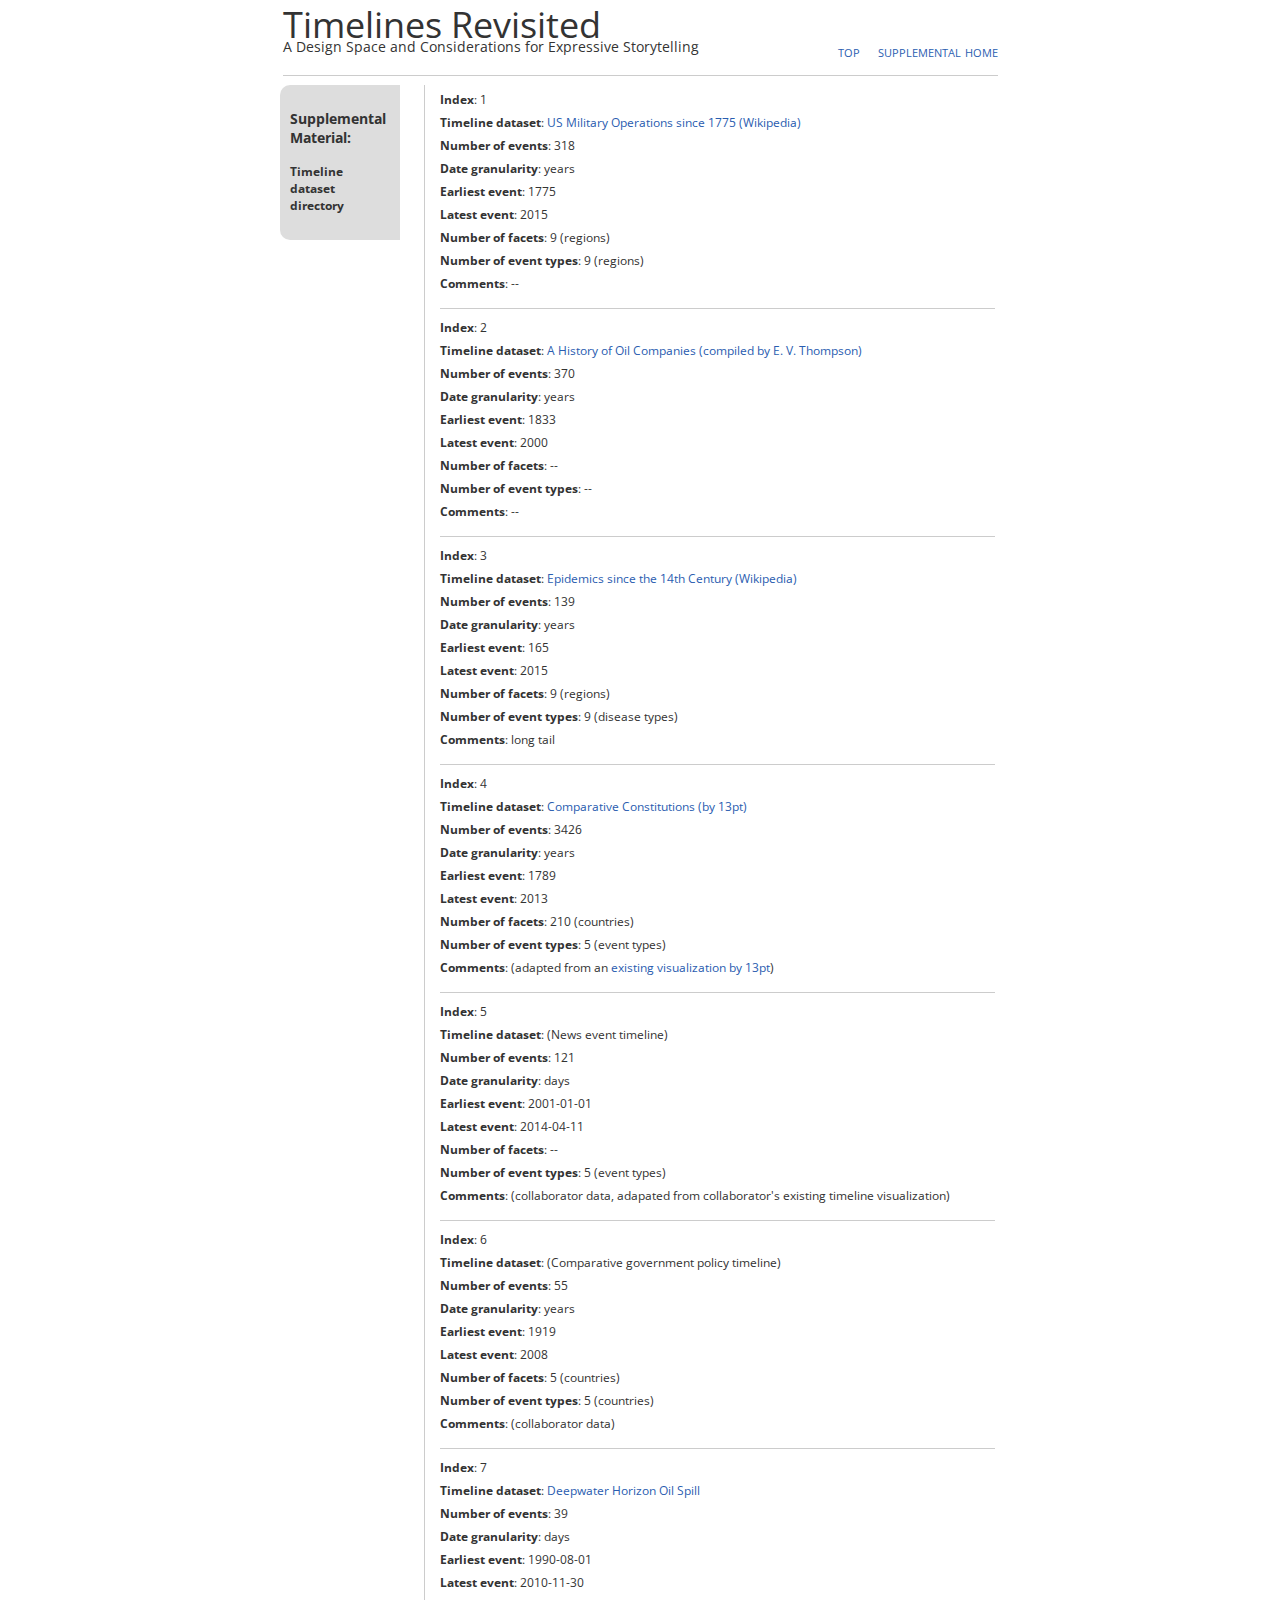
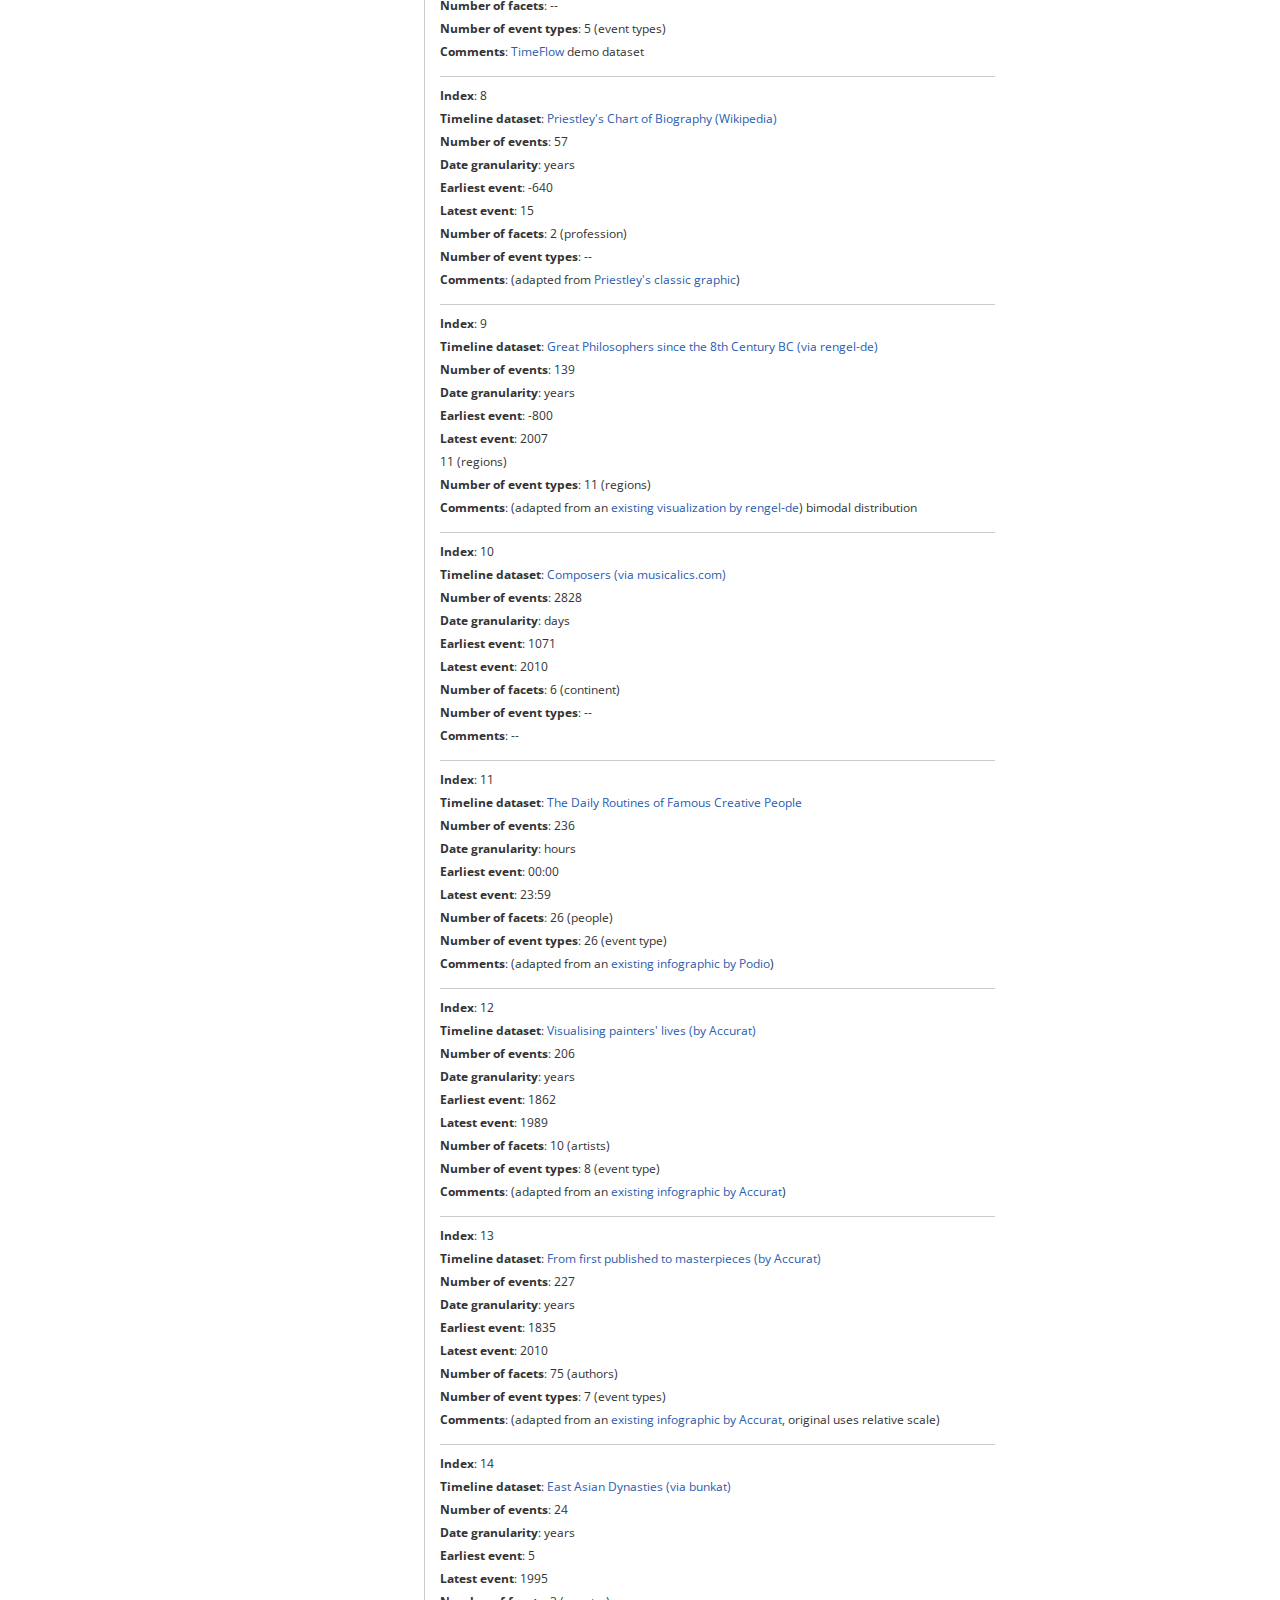
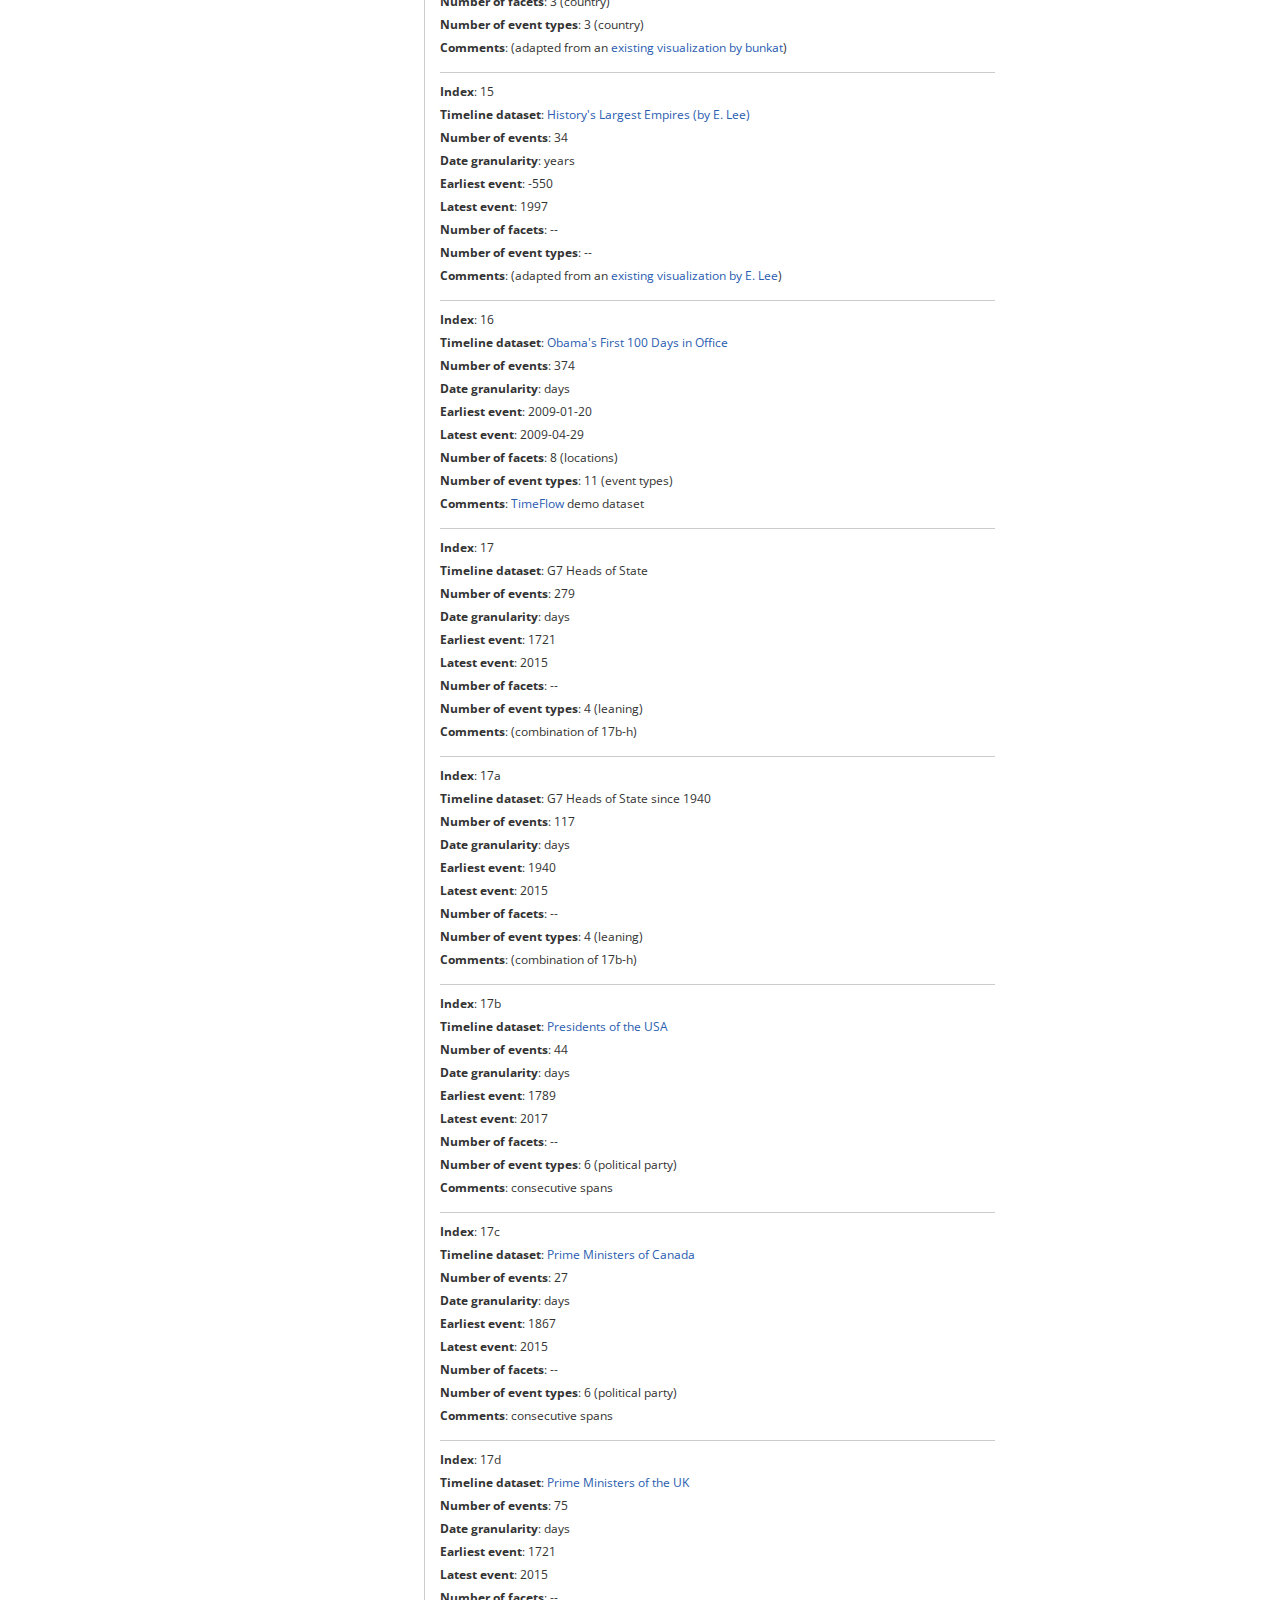
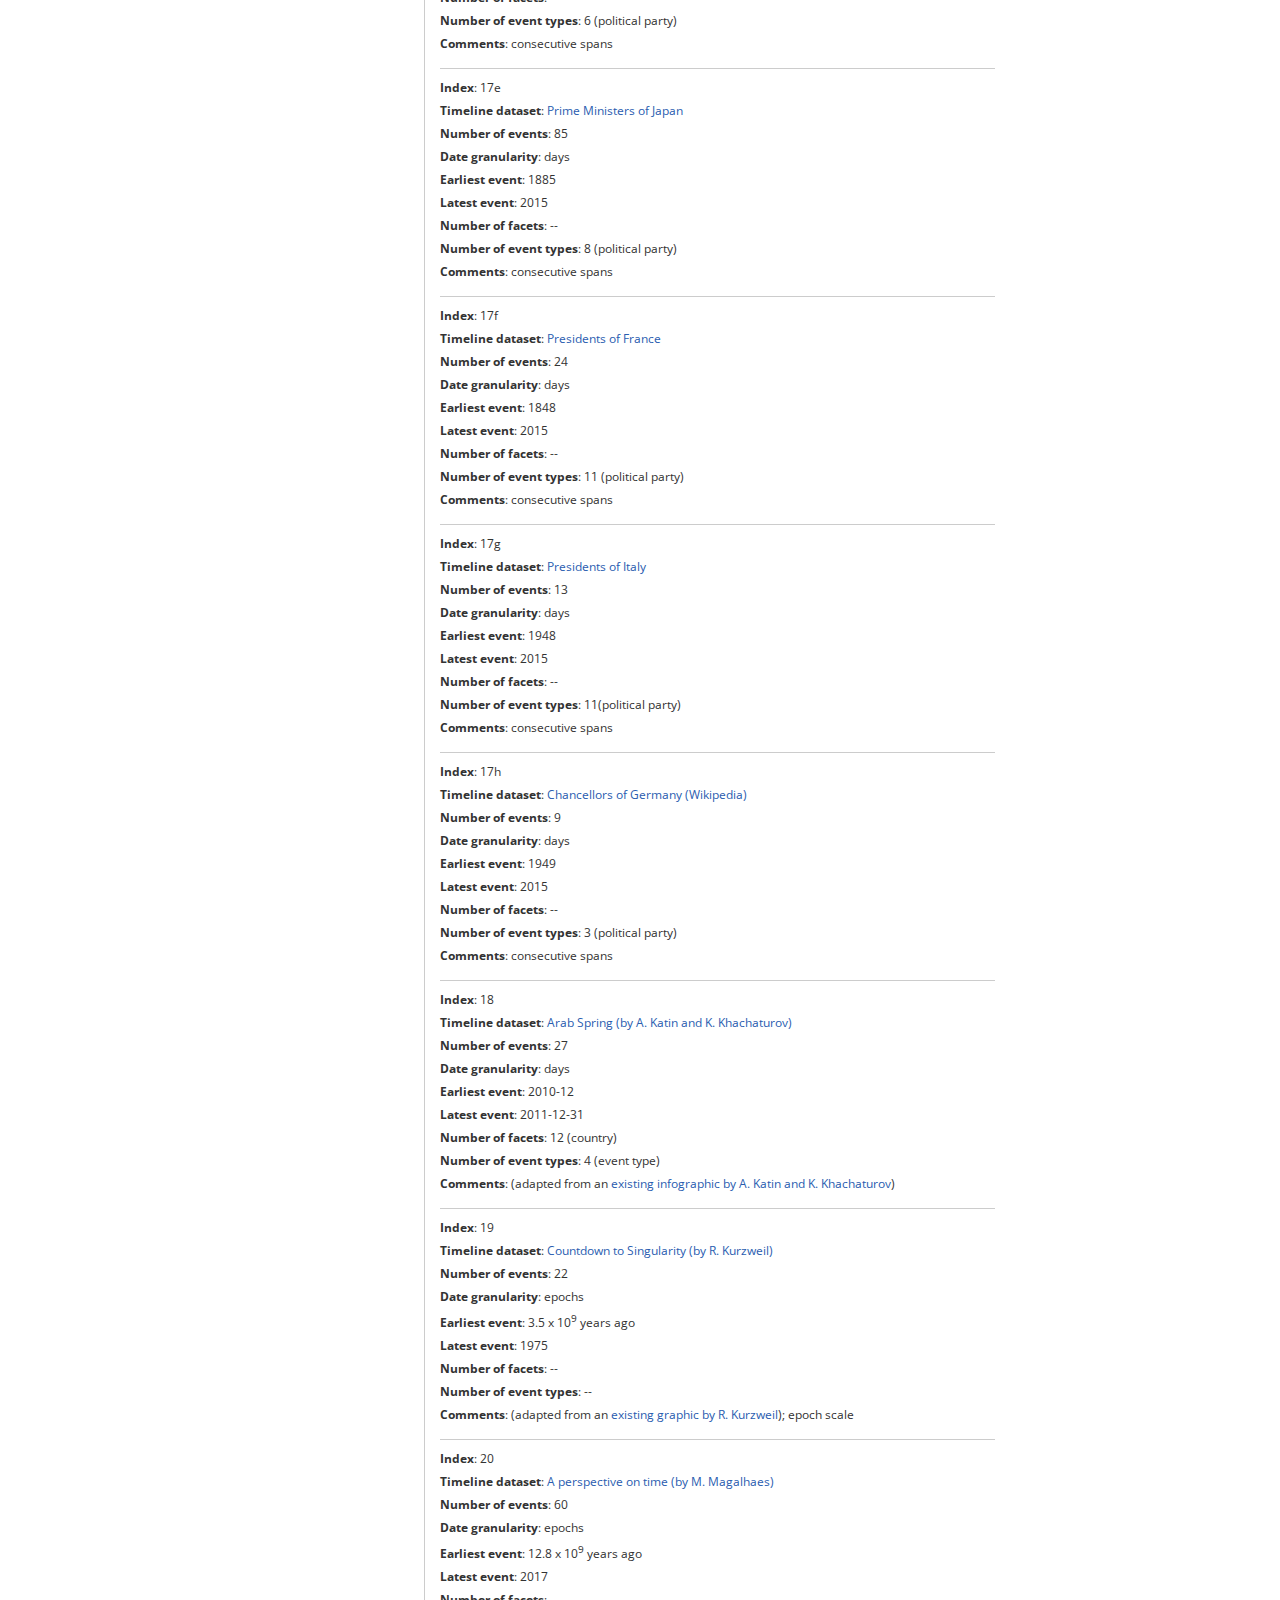
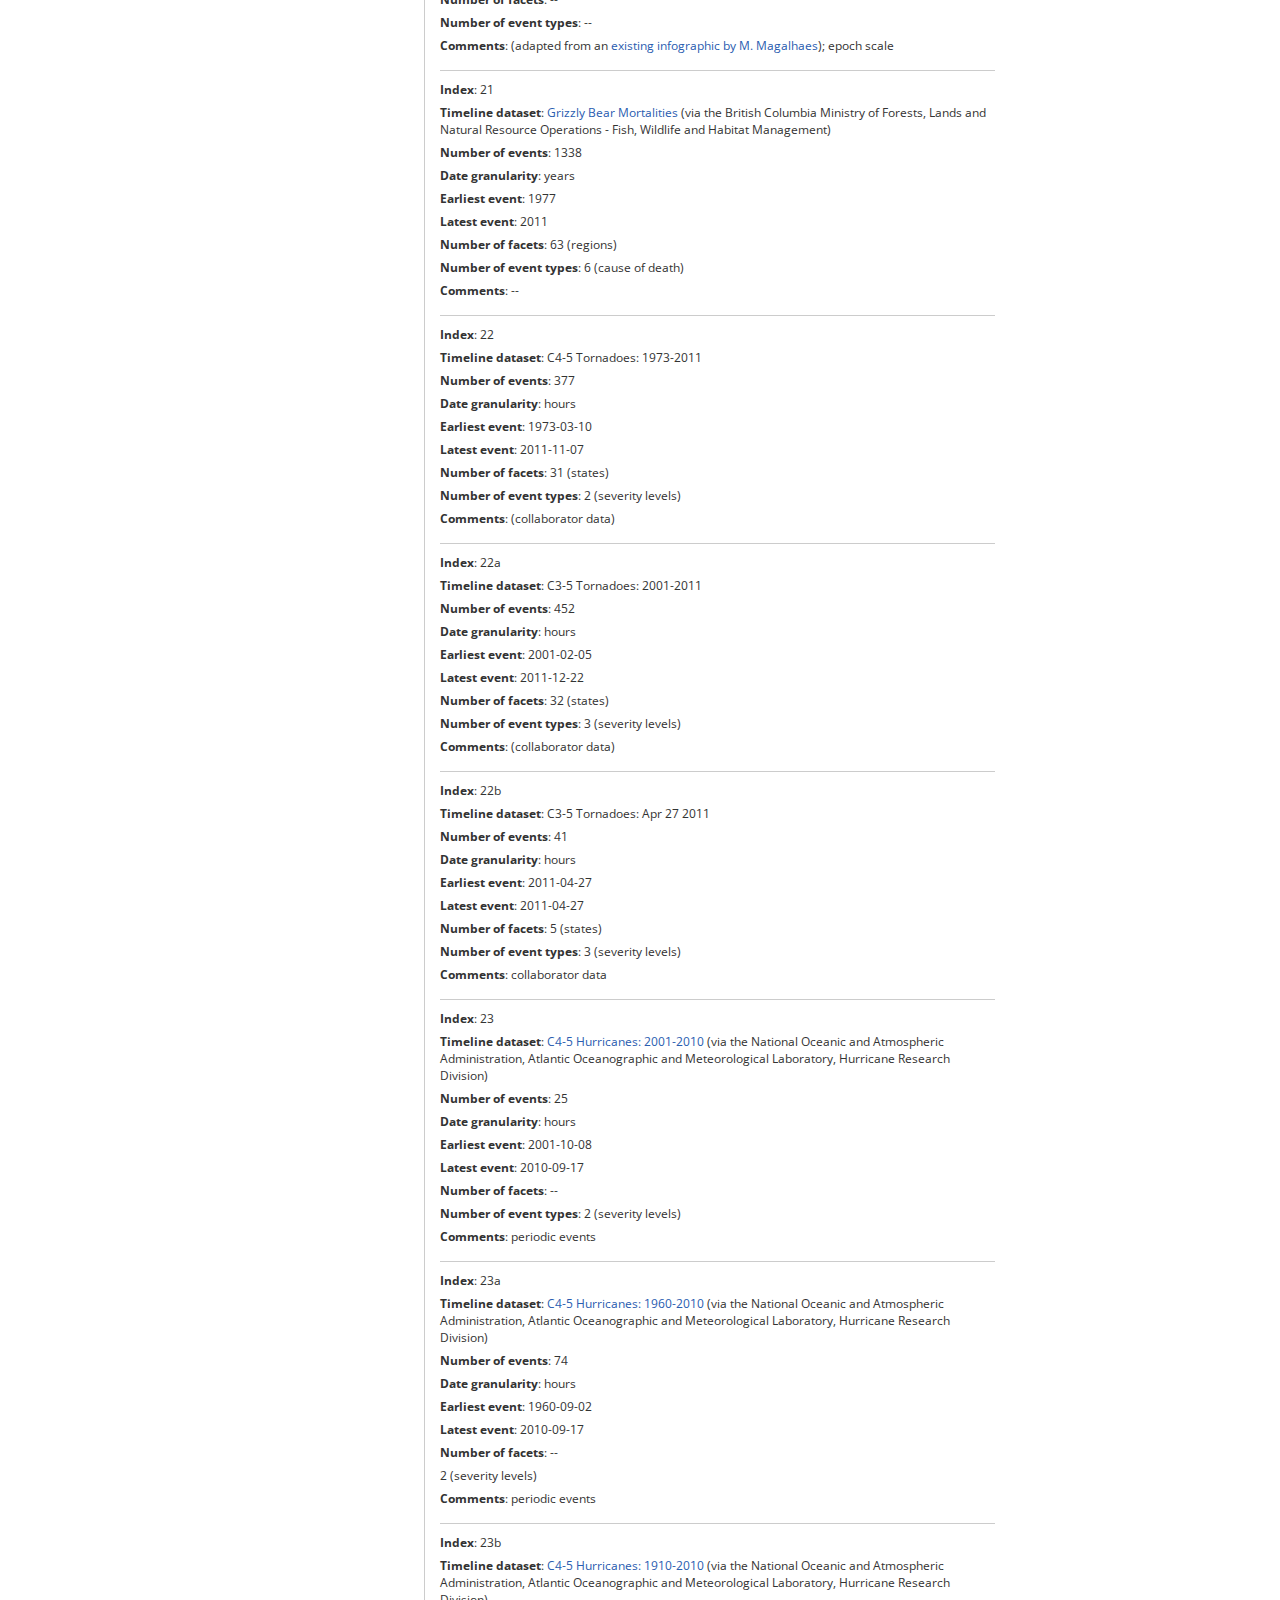
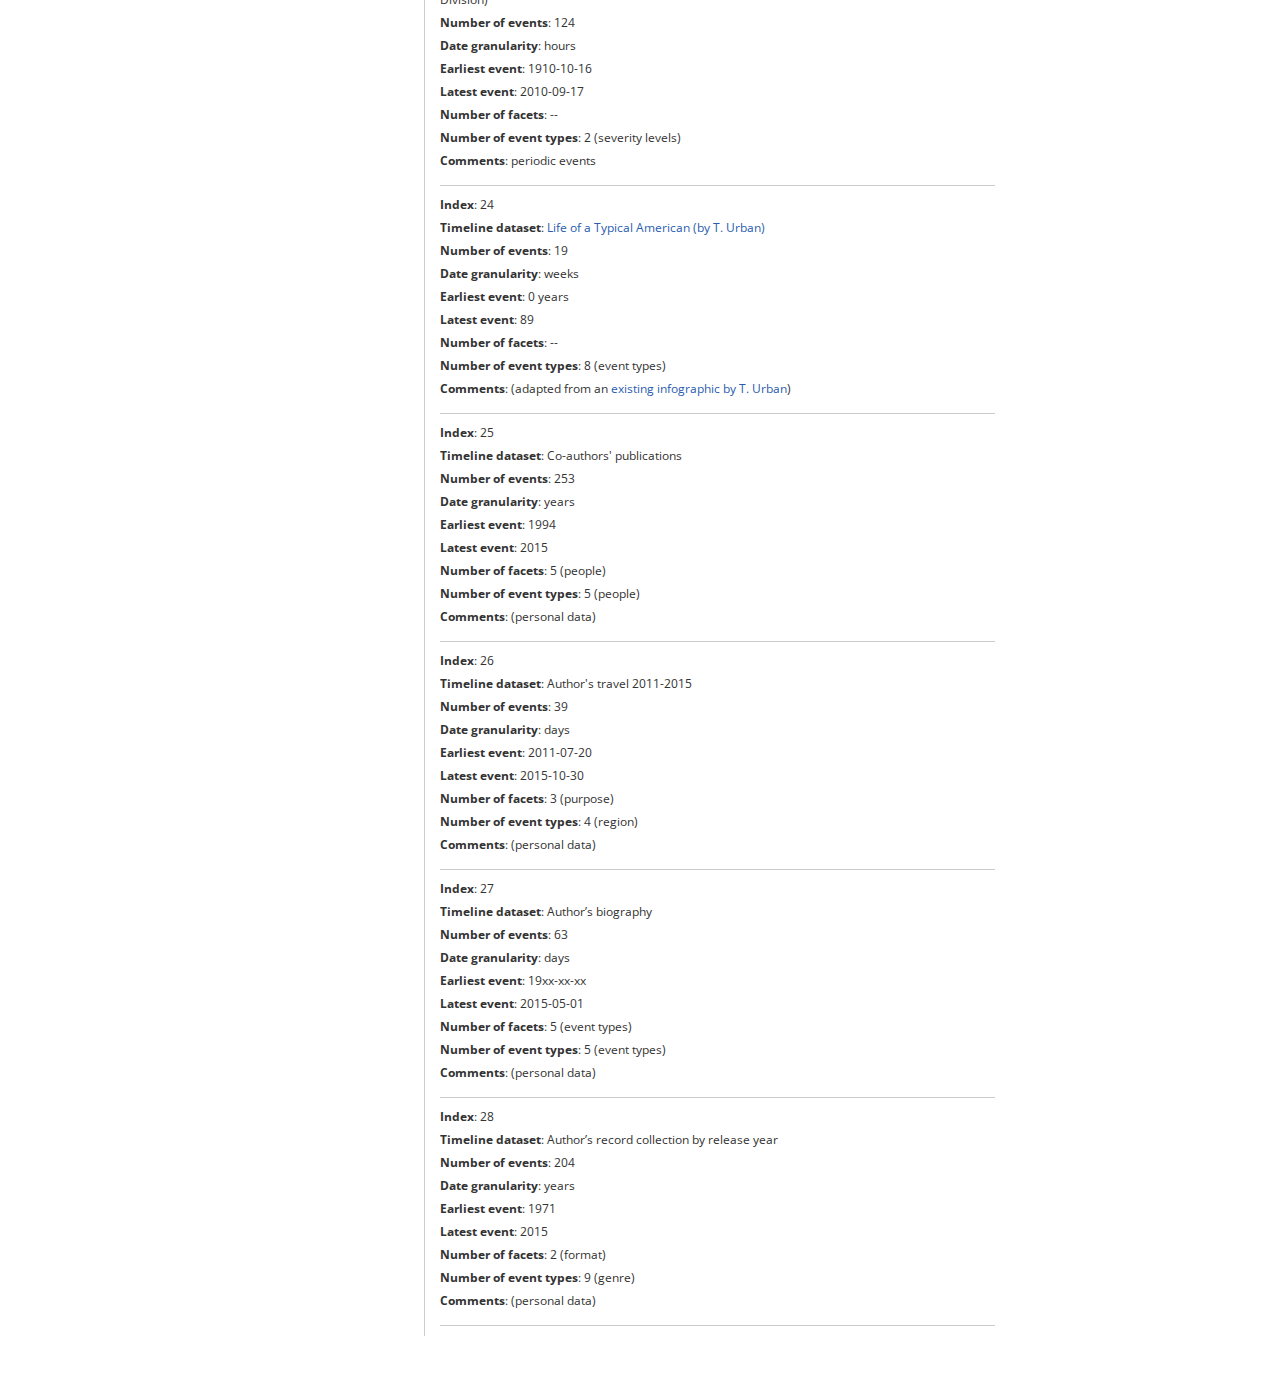
<file: datasets/index.html>
<html xmnls="http://www.w3.org/1999/xhtml">
<head>
	<meta http-equiv="Content-Type" content="text/html; charset=UTF-8">
	<title>Timelines Revisited: Datasets</title>
	<link rel = "stylesheet" type="text/css" href="style.css" />
	<link href="http://fonts.googleapis.com/css?family=Open+Sans:300,400" rel="stylesheet" type="text/css">
	<link rel="shortcut icon" href="../favicon.ico" />
	<style type="text/css"></style>
	<script>window["_GOOG_TRANS_EXT_VER"] = "1";</script>
</head>

<body>

	<div id="content-wrapper">

		<div id="header-wrapper">
			 <div id = "header">
				<div id="logo">
					<div id="page-title">
						Timelines Revisited
					</div>
					<div id="tagline">
						A Design Space and Considerations for Expressive Storytelling
					</div>
				</div>
				<!--/logo-->
				<div id="nav" class="right">
					<a href="#datasets_top">top</a>
					<a href="../index.html">supplemental home</a>
				</div>
				<!--/nav-->
			</div>
			<!--/header-->
		</div>

		<div id="content">

			<div id="left-column">

				<h3>Supplemental Material:</h3>
				<h4>Timeline dataset directory</h4>

			</div>
			<!--/left-column-->

			<div id="right-column">

				<div class="pub">
					<div class="text">
						<span id="datasets_top" class="anchor"></span></p>

						<p><span class="dataset_index"><strong>Index</strong>: 1</span></p>
						<p><span class="dataset_name"><strong>Timeline dataset</strong>: <a href="http://wikipedia.org/wiki/Timeline_of_United_States_military_operations" target="_blank">US Military Operations since 1775 (Wikipedia)</a></span></p>
						<p><span class="dataset_size"><strong>Number of events</strong>: 318</span></p>
						<p><span class="dataset_granularity"><strong>Date granularity</strong>: years</span></p>
						<p><span class="dataset_start"><strong>Earliest event</strong>: 1775</span></p>
						<p><span class="dataset_end"><strong>Latest event</strong>: 2015</span></p>
						<p><span class="dataset_facets"><strong>Number of facets</strong>: 9 (regions)</span></p>
						<p><span class="dataset_categories"><strong>Number of event types</strong>: 9 (regions)</span></p>
						<p><span class="dataset_comments"><strong>Comments</strong>: --</span></p>
					</div>
				</div>

				<div class="pub">
					<div class="text">

						<p><span class="dataset_index"><strong>Index</strong>: 2</span></p>
						<p><span class="dataset_name"><strong>Timeline dataset</strong>: <a href="http://virginia.edu/igpr/APAG/apagoilhistory.html" target="_blank">A History of Oil Companies (compiled by E. V. Thompson)</a></span></p>
						<p><span class="dataset_size"><strong>Number of events</strong>: 370</span></p>
						<p><span class="dataset_granularity"><strong>Date granularity</strong>: years</span></p>
						<p><span class="dataset_start"><strong>Earliest event</strong>: 1833</span></p>
						<p><span class="dataset_end"><strong>Latest event</strong>: 2000</span></p>
						<p><span class="dataset_facets"><strong>Number of facets</strong>: --</span></p>
						<p><span class="dataset_categories"><strong>Number of event types</strong>: --</span></p>
						<p><span class="dataset_comments"><strong>Comments</strong>: --</span></p>
					</div>
				</div>

				<div class="pub">
					<div class="text">

						<p><span class="dataset_index"><strong>Index</strong>: 3</span></p>
						<p><span class="dataset_name"><strong>Timeline dataset</strong>: <a href="http://wikipedia.org/wiki/List_of_epidemics" target="_blank">Epidemics since the 14th Century (Wikipedia)</a></span></p>
						<p><span class="dataset_size"><strong>Number of events</strong>: 139</span></p>
						<p><span class="dataset_granularity"><strong>Date granularity</strong>: years</span></p>
						<p><span class="dataset_start"><strong>Earliest event</strong>: 165</span></p>
						<p><span class="dataset_end"><strong>Latest event</strong>: 2015</span></p>
						<p><span class="dataset_facets"><strong>Number of facets</strong>: 9 (regions)</span></p>
						<p><span class="dataset_categories"><strong>Number of event types</strong>: 9 (disease types)</span></p>
						<p><span class="dataset_comments"><strong>Comments</strong>: long tail</span></p>
					</div>
				</div>

				<div class="pub">
					<div class="text">

						<p><span class="dataset_index"><strong>Index</strong>: 4</span></p>
						<p><span class="dataset_name"><strong>Timeline dataset</strong>: <a href="http://comparativeconstitutionsproject.org/download-data/" target="_blank">Comparative Constitutions (by 13pt)</a></span></p>
						<p><span class="dataset_size"><strong>Number of events</strong>: 3426</span></p>
						<p><span class="dataset_granularity"><strong>Date granularity</strong>: years</span></p>
						<p><span class="dataset_start"><strong>Earliest event</strong>: 1789</span></p>
						<p><span class="dataset_end"><strong>Latest event</strong>: 2013</span></p>
						<p><span class="dataset_facets"><strong>Number of facets</strong>: 210 (countries)</span></p>
						<p><span class="dataset_categories"><strong>Number of event types</strong>: 5 (event types)</span></p>
						<p><span class="dataset_comments"><strong>Comments</strong>: (adapted from an <a href="http://comparativeconstitutionsproject.org/chronology/" target="_blank">existing visualization by 13pt</a>)</span></p>
					</div>
				</div>

				<div class="pub">
					<div class="text">

						<p><span class="dataset_index"><strong>Index</strong>: 5</span></p>
						<p><span class="dataset_name"><strong>Timeline dataset</strong>: (News event timeline)</span></p>
						<p><span class="dataset_size"><strong>Number of events</strong>: 121</span></p>
						<p><span class="dataset_granularity"><strong>Date granularity</strong>: days</span></p>
						<p><span class="dataset_start"><strong>Earliest event</strong>: 2001-01-01</span></p>
						<p><span class="dataset_end"><strong>Latest event</strong>: 2014-04-11</span></p>
						<p><span class="dataset_facets"><strong>Number of facets</strong>: --</span></p>
						<p><span class="dataset_categories"><strong>Number of event types</strong>: 5 (event types)</span></p>
						<p><span class="dataset_comments"><strong>Comments</strong>: (collaborator data, adapated from collaborator's existing timeline visualization)</span></p>
					</div>
				</div>

				<div class="pub">
					<div class="text">

						<p><span class="dataset_index"><strong>Index</strong>: 6</span></p>
						<p><span class="dataset_name"><strong>Timeline dataset</strong>: (Comparative government policy timeline)</span></p>
						<p><span class="dataset_size"><strong>Number of events</strong>: 55</span></p>
						<p><span class="dataset_granularity"><strong>Date granularity</strong>: years</span></p>
						<p><span class="dataset_start"><strong>Earliest event</strong>: 1919</span></p>
						<p><span class="dataset_end"><strong>Latest event</strong>: 2008</span></p>
						<p><span class="dataset_facets"><strong>Number of facets</strong>: 5 (countries)</span></p>
						<p><span class="dataset_categories"><strong>Number of event types</strong>: 5 (countries)</span></p>
						<p><span class="dataset_comments"><strong>Comments</strong>: (collaborator data)</span></p>
					</div>
				</div>

				<div class="pub">
					<div class="text">

						<p><span class="dataset_index"><strong>Index</strong>: 7</span></p>
						<p><span class="dataset_name"><strong>Timeline dataset</strong>: <a href="http://github.com/FlowingMedia/TimeFlow" target="_blank">Deepwater Horizon Oil Spill</a></span></p>
						<p><span class="dataset_size"><strong>Number of events</strong>: 39</span></p>
						<p><span class="dataset_granularity"><strong>Date granularity</strong>: days</span></p>
						<p><span class="dataset_start"><strong>Earliest event</strong>: 1990-08-01</span></p>
						<p><span class="dataset_end"><strong>Latest event</strong>: 2010-11-30</span></p>
						<p><span class="dataset_facets"><strong>Number of facets</strong>: --</span></p>
						<p><span class="dataset_categories"><strong>Number of event types</strong>: 5 (event types)</span></p>
						<p><span class="dataset_comments"><strong>Comments</strong>: <a href="http://github.com/FlowingMedia/TimeFlow" target="_blank">TimeFlow</a> demo dataset</span></p>
					</div>
				</div>

				<div class="pub">
					<div class="text">

						<p><span class="dataset_index"><strong>Index</strong>: 8</span></p>
						<p><span class="dataset_name"><strong>Timeline dataset</strong>: <a href="http://wikimedia.org/wikipedia/commons/9/98/PriestleyChart.gif" target="_blank">Priestley's Chart of Biography (Wikipedia)</a></span></p>
						<p><span class="dataset_size"><strong>Number of events</strong>: 57</span></p>
						<p><span class="dataset_granularity"><strong>Date granularity</strong>: years</span></p>
						<p><span class="dataset_start"><strong>Earliest event</strong>: -640</span></p>
						<p><span class="dataset_end"><strong>Latest event</strong>: 15</span></p>
						<p><span class="dataset_facets"><strong>Number of facets</strong>: 2 (profession)</span></p>
						<p><span class="dataset_categories"><strong>Number of event types</strong>: --</span></p>
						<p><span class="dataset_comments"><strong>Comments</strong>: (adapted from <a href="http://wikimedia.org/wikipedia/commons/9/98/PriestleyChart.gif" target="_blank">Priestley's classic graphic</a>)</span></p>
					</div>
				</div>

				<div class="pub">
					<div class="text">

						<p><span class="dataset_index"><strong>Index</strong>: 9</span></p>
						<p><span class="dataset_name"><strong>Timeline dataset</strong>: <a href="http://bl.ocks.org/rengel-de/5603464" target="_blank">Great Philosophers since the 8th Century BC (via rengel-de)</a></span></p>
						<p><span class="dataset_size"><strong>Number of events</strong>: 139</span></p>
						<p><span class="dataset_granularity"><strong>Date granularity</strong>: years</span></p>
						<p><span class="dataset_start"><strong>Earliest event</strong>: -800</span></p>
						<p><span class="dataset_end"><strong>Latest event</strong>: 2007</span></p>
						<p><span class="dataset_facets">11 (regions)</span></p>
						<p><span class="dataset_categories"><strong>Number of event types</strong>: 11 (regions)</span></p>
						<p><span class="dataset_comments"><strong>Comments</strong>: (adapted from an <a href="http://bl.ocks.org/rengel-de/5603464" target="_blank">existing visualization by rengel-de</a>) bimodal distribution</span></p>
					</div>
				</div>

				<div class="pub">
					<div class="text">

						<p><span class="dataset_index"><strong>Index</strong>: 10</span></p>
						<p><span class="dataset_name"><strong>Timeline dataset</strong>: <a href="http://musicalics.com/" target="_blank">Composers (via musicalics.com)</a></span></p>
						<p><span class="dataset_size"><strong>Number of events</strong>: 2828</span></p>
						<p><span class="dataset_granularity"><strong>Date granularity</strong>: days</span></p>
						<p><span class="dataset_start"><strong>Earliest event</strong>: 1071</span></p>
						<p><span class="dataset_end"><strong>Latest event</strong>: 2010</span></p>
						<p><span class="dataset_facets"><strong>Number of facets</strong>: 6 (continent)</span></p>
						<p><span class="dataset_categories"><strong>Number of event types</strong>: --</span></p>
						<p><span class="dataset_comments"><strong>Comments</strong>: --</span></p>
					</div>
				</div>

				<div class="pub">
					<div class="text">

						<p><span class="dataset_index"><strong>Index</strong>: 11</span></p>
						<p><span class="dataset_name"><strong>Timeline dataset</strong>: <a href="http://podio.com/site/creative-routines" target="_blank">The Daily Routines of Famous Creative People</a></span></p>
						<p><span class="dataset_size"><strong>Number of events</strong>: 236</span></p>
						<p><span class="dataset_granularity"><strong>Date granularity</strong>: hours</span></p>
						<p><span class="dataset_start"><strong>Earliest event</strong>: 00:00</span></p>
						<p><span class="dataset_end"><strong>Latest event</strong>: 23:59</span></p>
						<p><span class="dataset_facets"><strong>Number of facets</strong>: 26 (people)</span></p>
						<p><span class="dataset_categories"><strong>Number of event types</strong>: 26 (event type)</span></p>
						<p><span class="dataset_comments"><strong>Comments</strong>: (adapted from an <a href="http://podio.com/site/creative-routines" target="_blank">existing infographic by Podio</a>)</span></p>
					</div>
				</div>

				<div class="pub">
					<div class="text">

						<p><span class="dataset_index"><strong>Index</strong>: 12</span></p>
						<p><span class="dataset_name"><strong>Timeline dataset</strong>: <a href="https://www.flickr.com/photos/accurat/8961090259/" target="_blank">Visualising painters' lives (by Accurat)</a></span></p>
						<p><span class="dataset_size"><strong>Number of events</strong>: 206</span></p>
						<p><span class="dataset_granularity"><strong>Date granularity</strong>: years</span></p>
						<p><span class="dataset_start"><strong>Earliest event</strong>: 1862</span></p>
						<p><span class="dataset_end"><strong>Latest event</strong>: 1989</span></p>
						<p><span class="dataset_facets"><strong>Number of facets</strong>: 10 (artists)</span></p>
						<p><span class="dataset_categories"><strong>Number of event types</strong>: 8 (event type)</span></p>
						<p><span class="dataset_comments"><strong>Comments</strong>: (adapted from an <a href="https://www.flickr.com/photos/accurat/8961090259/" target="_blank">existing infographic by Accurat</a>)</span></p>
					</div>
				</div>

				<div class="pub">
					<div class="text">

						<p><span class="dataset_index"><strong>Index</strong>: 13</span></p>
						<p><span class="dataset_name"><strong>Timeline dataset</strong>: <a href="http://flickr.com/photos/accurat/11052331736" target="_blank">From first published to masterpieces (by Accurat)</a></span></p>
						<p><span class="dataset_size"><strong>Number of events</strong>: 227</span></p>
						<p><span class="dataset_granularity"><strong>Date granularity</strong>: years</span></p>
						<p><span class="dataset_start"><strong>Earliest event</strong>: 1835</span></p>
						<p><span class="dataset_end"><strong>Latest event</strong>: 2010</span></p>
						<p><span class="dataset_facets"><strong>Number of facets</strong>: 75 (authors)</span></p>
						<p><span class="dataset_categories"><strong>Number of event types</strong>: 7 (event types)</span></p>
						<p><span class="dataset_comments"><strong>Comments</strong>: (adapted from an <a href="http://flickr.com/photos/accurat/11052331736" target="_blank">existing infographic by Accurat</a>, original uses relative scale)</span></p>
					</div>
				</div>

				<div class="pub">
					<div class="text">

						<p><span class="dataset_index"><strong>Index</strong>: 14</span></p>
						<p><span class="dataset_name"><strong>Timeline dataset</strong>: <a href="http://bl.ocks.org/bunkat/2338034" target="_blank">East Asian Dynasties (via bunkat)</a></span></p>
						<p><span class="dataset_size"><strong>Number of events</strong>: 24</span></p>
						<p><span class="dataset_granularity"><strong>Date granularity</strong>: years</span></p>
						<p><span class="dataset_start"><strong>Earliest event</strong>: 5</span></p>
						<p><span class="dataset_end"><strong>Latest event</strong>: 1995</span></p>
						<p><span class="dataset_facets"><strong>Number of facets</strong>: 3 (country)</span></p>
						<p><span class="dataset_categories"><strong>Number of event types</strong>: 3 (country)</span></p>
						<p><span class="dataset_comments"><strong>Comments</strong>: (adapted from an <a href="http://bl.ocks.org/bunkat/2338034" target="_blank">existing visualization by bunkat</a>)</span></p>
					</div>
				</div>

				<div class="pub">
					<div class="text">

						<p><span class="dataset_index"><strong>Index</strong>: 15</span></p>
						<p><span class="dataset_name"><strong>Timeline dataset</strong>: <a href="http://nowherenearithaca.github.io/empires/index.html" target="_blank">History's Largest Empires (by E. Lee)</a></span></p>
						<p><span class="dataset_size"><strong>Number of events</strong>: 34</span></p>
						<p><span class="dataset_granularity"><strong>Date granularity</strong>: years</span></p>
						<p><span class="dataset_start"><strong>Earliest event</strong>: -550</span></p>
						<p><span class="dataset_end"><strong>Latest event</strong>: 1997</span></p>
						<p><span class="dataset_facets"><strong>Number of facets</strong>: --</span></p>
						<p><span class="dataset_categories"><strong>Number of event types</strong>: --</span></p>
						<p><span class="dataset_comments"><strong>Comments</strong>: (adapted from an <a href="http://nowherenearithaca.github.io/empires/index.html" target="_blank">existing visualization by E. Lee</a>)</span></p>
					</div>
				</div>

				<div class="pub">
					<div class="text">

						<p><span class="dataset_index"><strong>Index</strong>: 16</span></p>
						<p><span class="dataset_name"><strong>Timeline dataset</strong>: <a href="http://github.com/FlowingMedia/TimeFlow" target="_blank">Obama's First 100 Days in Office</a></span></p>
						<p><span class="dataset_size"><strong>Number of events</strong>: 374</span></p>
						<p><span class="dataset_granularity"><strong>Date granularity</strong>: days</span></p>
						<p><span class="dataset_start"><strong>Earliest event</strong>: 2009-01-20</span></p>
						<p><span class="dataset_end"><strong>Latest event</strong>: 2009-04-29</span></p>
						<p><span class="dataset_facets"><strong>Number of facets</strong>: 8 (locations)</span></p>
						<p><span class="dataset_categories"><strong>Number of event types</strong>: 11 (event types)</span></p>
						<p><span class="dataset_comments"><strong>Comments</strong>: <a href="http://github.com/FlowingMedia/TimeFlow" target="_blank">TimeFlow</a> demo dataset</span></p>
					</div>
				</div>

				<div class="pub">
					<div class="text">

						<p><span class="dataset_index"><strong>Index</strong>: 17</span></p>
						<p><span class="dataset_name"><strong>Timeline dataset</strong>: G7 Heads of State</span></p>
						<p><span class="dataset_size"><strong>Number of events</strong>: 279</span></p>
						<p><span class="dataset_granularity"><strong>Date granularity</strong>: days</span></p>
						<p><span class="dataset_start"><strong>Earliest event</strong>: 1721</span></p>
						<p><span class="dataset_end"><strong>Latest event</strong>: 2015</span></p>
						<p><span class="dataset_facets"><strong>Number of facets</strong>: --</span></p>
						<p><span class="dataset_categories"><strong>Number of event types</strong>: 4 (leaning)</span></p>
						<p><span class="dataset_comments"><strong>Comments</strong>: (combination of 17b-h)</span></p>
					</div>
				</div>

				<div class="pub">
					<div class="text">

						<p><span class="dataset_index"><strong>Index</strong>: 17a</span></p>
						<p><span class="dataset_name"><strong>Timeline dataset</strong>: G7 Heads of State since 1940</span></p>
						<p><span class="dataset_size"><strong>Number of events</strong>: 117</span></p>
						<p><span class="dataset_granularity"><strong>Date granularity</strong>: days</span></p>
						<p><span class="dataset_start"><strong>Earliest event</strong>: 1940</span></p>
						<p><span class="dataset_end"><strong>Latest event</strong>: 2015</span></p>
						<p><span class="dataset_facets"><strong>Number of facets</strong>: --</span></p>
						<p><span class="dataset_categories"><strong>Number of event types</strong>: 4 (leaning)</span></p>
						<p><span class="dataset_comments"><strong>Comments</strong>: (combination of 17b-h)</span></p>
					</div>
				</div>

				<div class="pub">
					<div class="text">

						<p><span class="dataset_index"><strong>Index</strong>: 17b</span></p>
						<p><span class="dataset_name"><strong>Timeline dataset</strong>: <a href="http://githubusercontent.com/hitch17/sample-data/master/presidents.json" target="_blank">Presidents of the USA</a></span></p>
						<p><span class="dataset_size"><strong>Number of events</strong>: 44</span></p>
						<p><span class="dataset_granularity"><strong>Date granularity</strong>: days</span></p>
						<p><span class="dataset_start"><strong>Earliest event</strong>: 1789</span></p>
						<p><span class="dataset_end"><strong>Latest event</strong>: 2017</span></p>
						<p><span class="dataset_facets"><strong>Number of facets</strong>: --</span></p>
						<p><span class="dataset_categories"><strong>Number of event types</strong>: 6 (political party)</span></p>
						<p><span class="dataset_comments"><strong>Comments</strong>: consecutive spans</span></p>
					</div>
				</div>

				<div class="pub">
					<div class="text">

						<p><span class="dataset_index"><strong>Index</strong>: 17c</span></p>
						<p><span class="dataset_name"><strong>Timeline dataset</strong>: <a href="http://downloadexcelfiles.com/ca_en/download-excel-file-list-prime-ministers-canada" target="_blank">Prime Ministers of Canada</a></span></p>
						<p><span class="dataset_size"><strong>Number of events</strong>: 27</span></p>
						<p><span class="dataset_granularity"><strong>Date granularity</strong>: days</span></p>
						<p><span class="dataset_start"><strong>Earliest event</strong>: 1867</span></p>
						<p><span class="dataset_end"><strong>Latest event</strong>: 2015</span></p>
						<p><span class="dataset_facets"><strong>Number of facets</strong>: --</span></p>
						<p><span class="dataset_categories"><strong>Number of event types</strong>: 6 (political party)</span></p>
						<p><span class="dataset_comments"><strong>Comments</strong>: consecutive spans</span></p>
					</div>
				</div>

				<div class="pub">
					<div class="text">

						<p><span class="dataset_index"><strong>Index</strong>: 17d</span></p>
						<p><span class="dataset_name"><strong>Timeline dataset</strong>: <a href="http://downloadexcelfiles.com/gb_en/download-excel-file-list-prime-ministers-uk" target="_blank">Prime Ministers of the UK</a></span></p>
						<p><span class="dataset_size"><strong>Number of events</strong>: 75</span></p>
						<p><span class="dataset_granularity"><strong>Date granularity</strong>: days</span></p>
						<p><span class="dataset_start"><strong>Earliest event</strong>: 1721</span></p>
						<p><span class="dataset_end"><strong>Latest event</strong>: 2015</span></p>
						<p><span class="dataset_facets"><strong>Number of facets</strong>: --</span></p>
						<p><span class="dataset_categories"><strong>Number of event types</strong>: 6 (political party)</span></p>
						<p><span class="dataset_comments"><strong>Comments</strong>: consecutive spans</span></p>
					</div>
				</div>

				<div class="pub">
					<div class="text">

						<p><span class="dataset_index"><strong>Index</strong>: 17e</span></p>
						<p><span class="dataset_name"><strong>Timeline dataset</strong>: <a href="http://downloadexcelfiles.com/jp_en/download-excel-file-list-prime-ministers-japan," target="_blank">Prime Ministers of Japan</a></span></p>
						<p><span class="dataset_size"><strong>Number of events</strong>: 85</span></p>
						<p><span class="dataset_granularity"><strong>Date granularity</strong>: days</span></p>
						<p><span class="dataset_start"><strong>Earliest event</strong>: 1885</span></p>
						<p><span class="dataset_end"><strong>Latest event</strong>: 2015</span></p>
						<p><span class="dataset_facets"><strong>Number of facets</strong>: --</span></p>
						<p><span class="dataset_categories"><strong>Number of event types</strong>: 8 (political party)</span></p>
						<p><span class="dataset_comments"><strong>Comments</strong>: consecutive spans</span></p>
					</div>
				</div>

				<div class="pub">
					<div class="text">

						<p><span class="dataset_index"><strong>Index</strong>: 17f</span></p>
						<p><span class="dataset_name"><strong>Timeline dataset</strong>: <a href="http://downloadexcelfiles.com/fr_en/download-excel-file-list-presidents-france" target="_blank">Presidents of France</a></span></p>
						<p><span class="dataset_size"><strong>Number of events</strong>: 24</span></p>
						<p><span class="dataset_granularity"><strong>Date granularity</strong>: days</span></p>
						<p><span class="dataset_start"><strong>Earliest event</strong>: 1848</span></p>
						<p><span class="dataset_end"><strong>Latest event</strong>: 2015</span></p>
						<p><span class="dataset_facets"><strong>Number of facets</strong>: --</span></p>
						<p><span class="dataset_categories"><strong>Number of event types</strong>: 11 (political party)</span></p>
						<p><span class="dataset_comments"><strong>Comments</strong>: consecutive spans</span></p>
					</div>
				</div>

				<div class="pub">
					<div class="text">

						<p><span class="dataset_index"><strong>Index</strong>: 17g</span></p>
						<p><span class="dataset_name"><strong>Timeline dataset</strong>: <a href="http://downloadexcelfiles.com/it_en/download-excel-file-list-presidents-italy" target="_blank">Presidents of Italy</a></span></p>
						<p><span class="dataset_size"><strong>Number of events</strong>: 13</span></p>
						<p><span class="dataset_granularity"><strong>Date granularity</strong>: days</span></p>
						<p><span class="dataset_start"><strong>Earliest event</strong>: 1948</span></p>
						<p><span class="dataset_end"><strong>Latest event</strong>: 2015</span></p>
						<p><span class="dataset_facets"><strong>Number of facets</strong>: --</span></p>
						<p><span class="dataset_categories"><strong>Number of event types</strong>: 11(political party)</span></p>
						<p><span class="dataset_comments"><strong>Comments</strong>: consecutive spans</span></p>
					</div>
				</div>

				<div class="pub">
					<div class="text">

						<p><span class="dataset_index"><strong>Index</strong>: 17h</span></p>
						<p><span class="dataset_name"><strong>Timeline dataset</strong>: <a href="http://wikipedia.org/wiki/List_of_Chancellors_of_Germany" target="_blank">Chancellors of Germany (Wikipedia)</a></span></p>
						<p><span class="dataset_size"><strong>Number of events</strong>: 9</span></p>
						<p><span class="dataset_granularity"><strong>Date granularity</strong>: days</span></p>
						<p><span class="dataset_start"><strong>Earliest event</strong>: 1949</span></p>
						<p><span class="dataset_end"><strong>Latest event</strong>: 2015</span></p>
						<p><span class="dataset_facets"><strong>Number of facets</strong>: --</span></p>
						<p><span class="dataset_categories"><strong>Number of event types</strong>: 3 (political party)</span></p>
						<p><span class="dataset_comments"><strong>Comments</strong>: consecutive spans</span></p>
					</div>
				</div>

				<div class="pub">
					<div class="text">

						<p><span class="dataset_index"><strong>Index</strong>: 18</span></p>
						<p><span class="dataset_name"><strong>Timeline dataset</strong>: <a href="http://informationisbeautifulawards.com/showcase/113-arab-spring" target="_blank">Arab Spring (by A. Katin and K. Khachaturov)</a></span></p>
						<p><span class="dataset_size"><strong>Number of events</strong>: 27</span></p>
						<p><span class="dataset_granularity"><strong>Date granularity</strong>: days</span></p>
						<p><span class="dataset_start"><strong>Earliest event</strong>: 2010-12</span></p>
						<p><span class="dataset_end"><strong>Latest event</strong>: 2011-12-31</span></p>
						<p><span class="dataset_facets"><strong>Number of facets</strong>: 12 (country)</span></p>
						<p><span class="dataset_categories"><strong>Number of event types</strong>: 4 (event type)</span></p>
						<p><span class="dataset_comments"><strong>Comments</strong>: (adapted from an <a href="http://informationisbeautifulawards.com/showcase/113-arab-spring" target="_blank">existing infographic by A. Katin and K. Khachaturov</a>)</span></p>
					</div>
				</div>

				<div class="pub">
					<div class="text">

						<p><span class="dataset_index"><strong>Index</strong>: 19</span></p>
						<p><span class="dataset_name"><strong>Timeline dataset</strong>: <a href="http://www.singularity.com/charts/page20.html" target="_blank">Countdown to Singularity (by R. Kurzweil)</a></span></p>
						<p><span class="dataset_size"><strong>Number of events</strong>: 22</span></p>
						<p><span class="dataset_granularity"><strong>Date granularity</strong>: epochs</span></p>
						<p><span class="dataset_start"><strong>Earliest event</strong>: 3.5 x 10<sup>9</sup> years ago</span></p>
						<p><span class="dataset_end"><strong>Latest event</strong>: 1975</span></p>
						<p><span class="dataset_facets"><strong>Number of facets</strong>: --</span></p>
						<p><span class="dataset_categories"><strong>Number of event types</strong>: --</span></p>
						<p><span class="dataset_comments"><strong>Comments</strong>: (adapted from an <a href="http://www.singularity.com/charts/page20.html" target="_blank">existing graphic by R. Kurzweil</a>); epoch scale</span></p>
					</div>
				</div>

				<div class="pub">
					<div class="text">

						<p><span class="dataset_index"><strong>Index</strong>: 20</span></p>
						<p><span class="dataset_name"><strong>Timeline dataset</strong>: <a href="http://visual.ly/perspective-time" target="_blank">A perspective on time (by M. Magalhaes)</a></span></p>
						<p><span class="dataset_size"><strong>Number of events</strong>: 60</span></p>
						<p><span class="dataset_granularity"><strong>Date granularity</strong>: epochs</span></p>
						<p><span class="dataset_start"><strong>Earliest event</strong>: 12.8 x 10<sup>9</sup> years ago</span></p>
						<p><span class="dataset_end"><strong>Latest event</strong>: 2017</span></p>
						<p><span class="dataset_facets"><strong>Number of facets</strong>: --</span></p>
						<p><span class="dataset_categories"><strong>Number of event types</strong>: --</span></p>
						<p><span class="dataset_comments"><strong>Comments</strong>: (adapted from an <a href="http://visual.ly/perspective-time" target="_blank">existing infographic by M. Magalhaes</a>); epoch scale</span></p>
					</div>
				</div>

				<div class="pub">
					<div class="text">

						<p><span class="dataset_index"><strong>Index</strong>: 21</span></p>
						<p><span class="dataset_name"><strong>Timeline dataset</strong>: <a href="http://catalogue.data.gov.bc.ca/dataset/history-of-grizzly-bear-mortalities" target="_blank">Grizzly Bear Mortalities</a> (via the British Columbia Ministry of Forests, Lands and Natural Resource Operations - Fish, Wildlife and Habitat Management)</span></p>
						<p><span class="dataset_size"><strong>Number of events</strong>: 1338</span></p>
						<p><span class="dataset_granularity"><strong>Date granularity</strong>: years</span></p>
						<p><span class="dataset_start"><strong>Earliest event</strong>: 1977</span></p>
						<p><span class="dataset_end"><strong>Latest event</strong>: 2011</span></p>
						<p><span class="dataset_facets"><strong>Number of facets</strong>: 63 (regions)</span></p>
						<p><span class="dataset_categories"><strong>Number of event types</strong>: 6 (cause of death)</span></p>
						<p><span class="dataset_comments"><strong>Comments</strong>: --</span></p>
					</div>
				</div>

				<div class="pub">
					<div class="text">

						<p><span class="dataset_index"><strong>Index</strong>: 22</span></p>
						<p><span class="dataset_name"><strong>Timeline dataset</strong>: C4-5 Tornadoes: 1973-2011</span></p>
						<p><span class="dataset_size"><strong>Number of events</strong>: 377</span></p>
						<p><span class="dataset_granularity"><strong>Date granularity</strong>: hours</span></p>
						<p><span class="dataset_start"><strong>Earliest event</strong>: 1973-03-10</span></p>
						<p><span class="dataset_end"><strong>Latest event</strong>: 2011-11-07</span></p>
						<p><span class="dataset_facets"><strong>Number of facets</strong>: 31 (states)</span></p>
						<p><span class="dataset_categories"><strong>Number of event types</strong>: 2 (severity levels)</span></p>
						<p><span class="dataset_comments"><strong>Comments</strong>: (collaborator data)</span></p>
					</div>
				</div>

				<div class="pub">
					<div class="text">

						<p><span class="dataset_index"><strong>Index</strong>: 22a</span></p>
						<p><span class="dataset_name"><strong>Timeline dataset</strong>: C3-5 Tornadoes: 2001-2011</span></p>
						<p><span class="dataset_size"><strong>Number of events</strong>: 452</span></p>
						<p><span class="dataset_granularity"><strong>Date granularity</strong>: hours</span></p>
						<p><span class="dataset_start"><strong>Earliest event</strong>: 2001-02-05</span></p>
						<p><span class="dataset_end"><strong>Latest event</strong>: 2011-12-22</span></p>
						<p><span class="dataset_facets"><strong>Number of facets</strong>: 32 (states)</span></p>
						<p><span class="dataset_categories"><strong>Number of event types</strong>: 3 (severity levels)</span></p>
						<p><span class="dataset_comments"><strong>Comments</strong>: (collaborator data)</span></p>
					</div>
				</div>

				<div class="pub">
					<div class="text">

						<p><span class="dataset_index"><strong>Index</strong>: 22b</span></p>
						<p><span class="dataset_name"><strong>Timeline dataset</strong>: C3-5 Tornadoes: Apr 27 2011</span></p>
						<p><span class="dataset_size"><strong>Number of events</strong>: 41</span></p>
						<p><span class="dataset_granularity"><strong>Date granularity</strong>: hours</span></p>
						<p><span class="dataset_start"><strong>Earliest event</strong>: 2011-04-27</span></p>
						<p><span class="dataset_end"><strong>Latest event</strong>: 2011-04-27</span></p>
						<p><span class="dataset_facets"><strong>Number of facets</strong>: 5 (states)</span></p>
						<p><span class="dataset_categories"><strong>Number of event types</strong>: 3 (severity levels)</span></p>
						<p><span class="dataset_comments"><strong>Comments</strong>: collaborator data</span></p>
					</div>
				</div>

				<div class="pub">
					<div class="text">

						<p><span class="dataset_index"><strong>Index</strong>: 23</span></p>
						<p><span class="dataset_name"><strong>Timeline dataset</strong>: <a href="http://aoml.noaa.gov/hrd/hurdat/easyread-2011.html" target="_blank">C4-5 Hurricanes: 2001-2010</a> (via the National Oceanic and Atmospheric Administration, Atlantic Oceanographic and Meteorological Laboratory, Hurricane Research Division)</span></p>
						<p><span class="dataset_size"><strong>Number of events</strong>: 25</span></p>
						<p><span class="dataset_granularity"><strong>Date granularity</strong>: hours</span></p>
						<p><span class="dataset_start"><strong>Earliest event</strong>: 2001-10-08</span></p>
						<p><span class="dataset_end"><strong>Latest event</strong>: 2010-09-17</span></p>
						<p><span class="dataset_facets"><strong>Number of facets</strong>: --</span></p>
						<p><span class="dataset_categories"><strong>Number of event types</strong>: 2 (severity levels)</span></p>
						<p><span class="dataset_comments"><strong>Comments</strong>: periodic events</span></p>
					</div>
				</div>

				<div class="pub">
					<div class="text">

						<p><span class="dataset_index"><strong>Index</strong>: 23a</span></p>
						<p><span class="dataset_name"><strong>Timeline dataset</strong>: <a href="http://aoml.noaa.gov/hrd/hurdat/easyread-2011.html" target="_blank">C4-5 Hurricanes: 1960-2010</a> (via the National Oceanic and Atmospheric Administration, Atlantic Oceanographic and Meteorological Laboratory, Hurricane Research Division)</span></p>
						<p><span class="dataset_size"><strong>Number of events</strong>: 74</span></p>
						<p><span class="dataset_granularity"><strong>Date granularity</strong>: hours</span></p>
						<p><span class="dataset_start"><strong>Earliest event</strong>: 1960-09-02</span></p>
						<p><span class="dataset_end"><strong>Latest event</strong>: 2010-09-17</span></p>
						<p><span class="dataset_facets"><strong>Number of facets</strong>: --</span></p>
						<p><span class="dataset_categories2">2 (severity levels)</span></p>
						<p><span class="dataset_comments"><strong>Comments</strong>: periodic events</span></p>
					</div>
				</div>

				<div class="pub">
					<div class="text">

						<p><span class="dataset_index"><strong>Index</strong>: 23b</span></p>
						<p><span class="dataset_name"><strong>Timeline dataset</strong>: <a href="http://aoml.noaa.gov/hrd/hurdat/easyread-2011.html" target="_blank">C4-5 Hurricanes: 1910-2010</a> (via the National Oceanic and Atmospheric Administration, Atlantic Oceanographic and Meteorological Laboratory, Hurricane Research Division)</span></p>
						<p><span class="dataset_size"><strong>Number of events</strong>: 124</span></p>
						<p><span class="dataset_granularity"><strong>Date granularity</strong>: hours</span></p>
						<p><span class="dataset_start"><strong>Earliest event</strong>: 1910-10-16</span></p>
						<p><span class="dataset_end"><strong>Latest event</strong>: 2010-09-17</span></p>
						<p><span class="dataset_facets"><strong>Number of facets</strong>: --</span></p>
						<p><span class="dataset_categories"><strong>Number of event types</strong>: 2 (severity levels)</span></p>
						<p><span class="dataset_comments"><strong>Comments</strong>: periodic events</span></p>
					</div>
				</div>

				<div class="pub">
					<div class="text">

						<p><span class="dataset_index"><strong>Index</strong>: 24</span></p>
						<p><span class="dataset_name"><strong>Timeline dataset</strong>: <a href="http://waitbutwhy.com/2014/05/life-weeks.html" target="_blank">Life of a Typical American (by T. Urban)</a></span></p>
						<p><span class="dataset_size"><strong>Number of events</strong>: 19</span></p>
						<p><span class="dataset_granularity"><strong>Date granularity</strong>: weeks</span></p>
						<p><span class="dataset_start"><strong>Earliest event</strong>: 0 years</span></p>
						<p><span class="dataset_end"><strong>Latest event</strong>: 89</span></p>
						<p><span class="dataset_facets"><strong>Number of facets</strong>: --</span></p>
						<p><span class="dataset_categories"><strong>Number of event types</strong>:  8 (event types)</span></p>
						<p><span class="dataset_comments"><strong>Comments</strong>: (adapted from an <a href="http://waitbutwhy.com/2014/05/life-weeks.html" target="_blank">existing infographic by T. Urban</a>)</span></p>
					</div>
				</div>

				<div class="pub">
					<div class="text">

						<p><span class="dataset_index"><strong>Index</strong>: 25</span></p>
						<p><span class="dataset_name"><strong>Timeline dataset</strong>: Co-authors' publications</span></p>
						<p><span class="dataset_size"><strong>Number of events</strong>: 253</span></p>
						<p><span class="dataset_granularity"><strong>Date granularity</strong>: years</span></p>
						<p><span class="dataset_start"><strong>Earliest event</strong>: 1994</span></p>
						<p><span class="dataset_end"><strong>Latest event</strong>: 2015</span></p>
						<p><span class="dataset_facets"><strong>Number of facets</strong>: 5 (people)</span></p>
						<p><span class="dataset_categories"><strong>Number of event types</strong>: 5 (people)</span></p>
						<p><span class="dataset_comments"><strong>Comments</strong>: (personal data)</span></p>
					</div>
				</div>

				<div class="pub">
					<div class="text">

						<p><span class="dataset_index"><strong>Index</strong>: 26</span></p>
						<p><span class="dataset_name"><strong>Timeline dataset</strong>: Author's travel 2011-2015</span></p>
						<p><span class="dataset_size"><strong>Number of events</strong>: 39</span></p>
						<p><span class="dataset_granularity"><strong>Date granularity</strong>: days</span></p>
						<p><span class="dataset_start"><strong>Earliest event</strong>: 2011-07-20</span></p>
						<p><span class="dataset_end"><strong>Latest event</strong>: 2015-10-30</span></p>
						<p><span class="dataset_facets"><strong>Number of facets</strong>: 3 (purpose)</span></p>
						<p><span class="dataset_categories"><strong>Number of event types</strong>: 4 (region)</span></p>
						<p><span class="dataset_comments"><strong>Comments</strong>: (personal data)</span></p>
					</div>
				</div>

				<div class="pub">
					<div class="text">

						<p><span class="dataset_index"><strong>Index</strong>: 27</span></p>
						<p><span class="dataset_name"><strong>Timeline dataset</strong>: Author’s biography</span></p>
						<p><span class="dataset_size"><strong>Number of events</strong>: 63</span></p>
						<p><span class="dataset_granularity"><strong>Date granularity</strong>: days</span></p>
						<p><span class="dataset_start"><strong>Earliest event</strong>: 19xx-xx-xx</span></p>
						<p><span class="dataset_end"><strong>Latest event</strong>: 2015-05-01</span></p>
						<p><span class="dataset_facets"><strong>Number of facets</strong>: 5 (event types)</span></p>
						<p><span class="dataset_categories"><strong>Number of event types</strong>: 5 (event types)</span></p>
						<p><span class="dataset_comments"><strong>Comments</strong>: (personal data)</span></p>
					</div>
				</div>

				<div class="pub">
					<div class="text">

						<p><span class="dataset_index"><strong>Index</strong>: 28</span></p>
						<p><span class="dataset_name"><strong>Timeline dataset</strong>: Author’s record collection by release year</span></p>
						<p><span class="dataset_size"><strong>Number of events</strong>: 204</span></p>
						<p><span class="dataset_granularity"><strong>Date granularity</strong>: years</span></p>
						<p><span class="dataset_start"><strong>Earliest event</strong>: 1971</span></p>
						<p><span class="dataset_end"><strong>Latest event</strong>: 2015</span></p>
						<p><span class="dataset_facets"><strong>Number of facets</strong>: 2 (format)</span></p>
						<p><span class="dataset_categories"><strong>Number of event types</strong>: 9 (genre)</span></p>
						<p><span class="dataset_comments"><strong>Comments</strong>: (personal data)</span></p>
					</div>
				</div>

			</div>
			<!--/right-column-->
		</div>
		<!--/content-->
	</div>

	<!--/content-wrapper-->
</body>
<script>
  (function(i,s,o,g,r,a,m){i['GoogleAnalyticsObject']=r;i[r]=i[r]||function(){
  (i[r].q=i[r].q||[]).push(arguments)},i[r].l=1*new Date();a=s.createElement(o),
  m=s.getElementsByTagName(o)[0];a.async=1;a.src=g;m.parentNode.insertBefore(a,m)
  })(window,document,'script','https://www.google-analytics.com/analytics.js','ga');

  ga('create', 'UA-84950748-1', 'auto');
  ga('send', 'pageview');

</script>
</html>
</file>
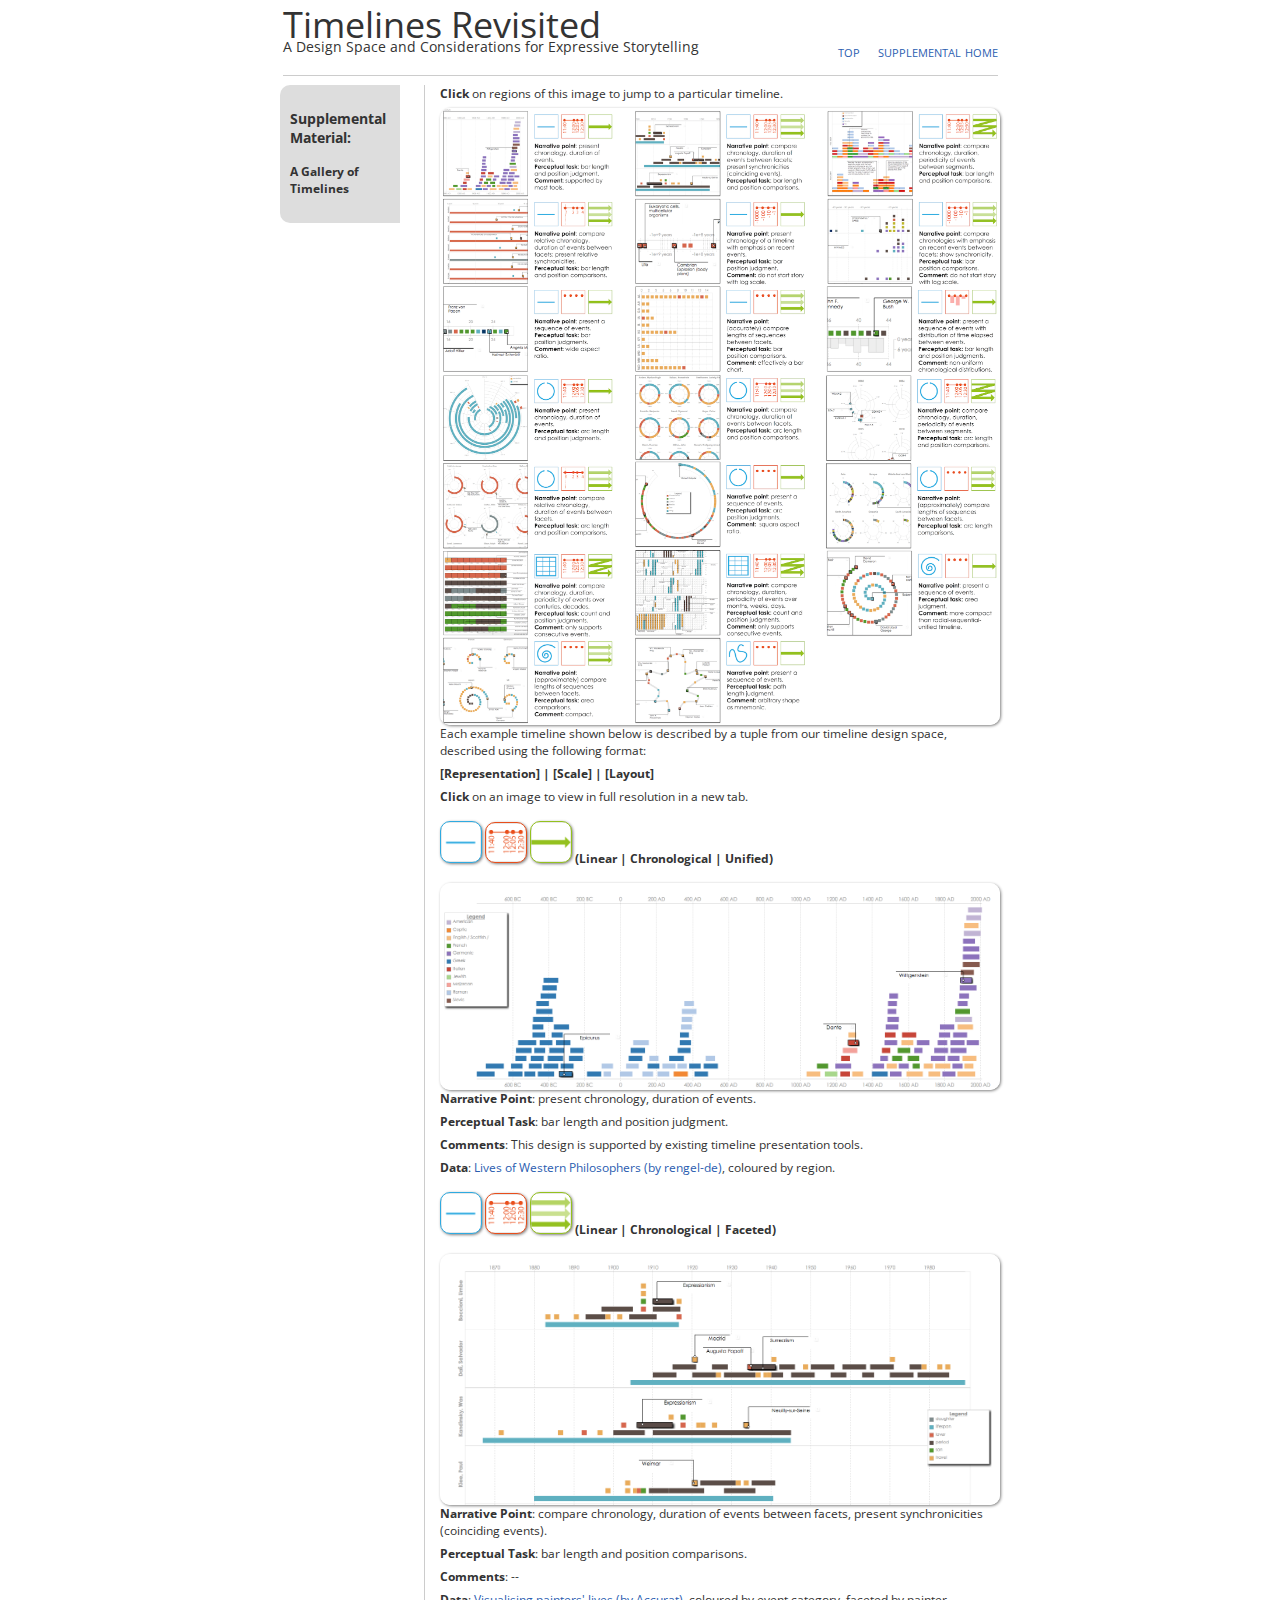
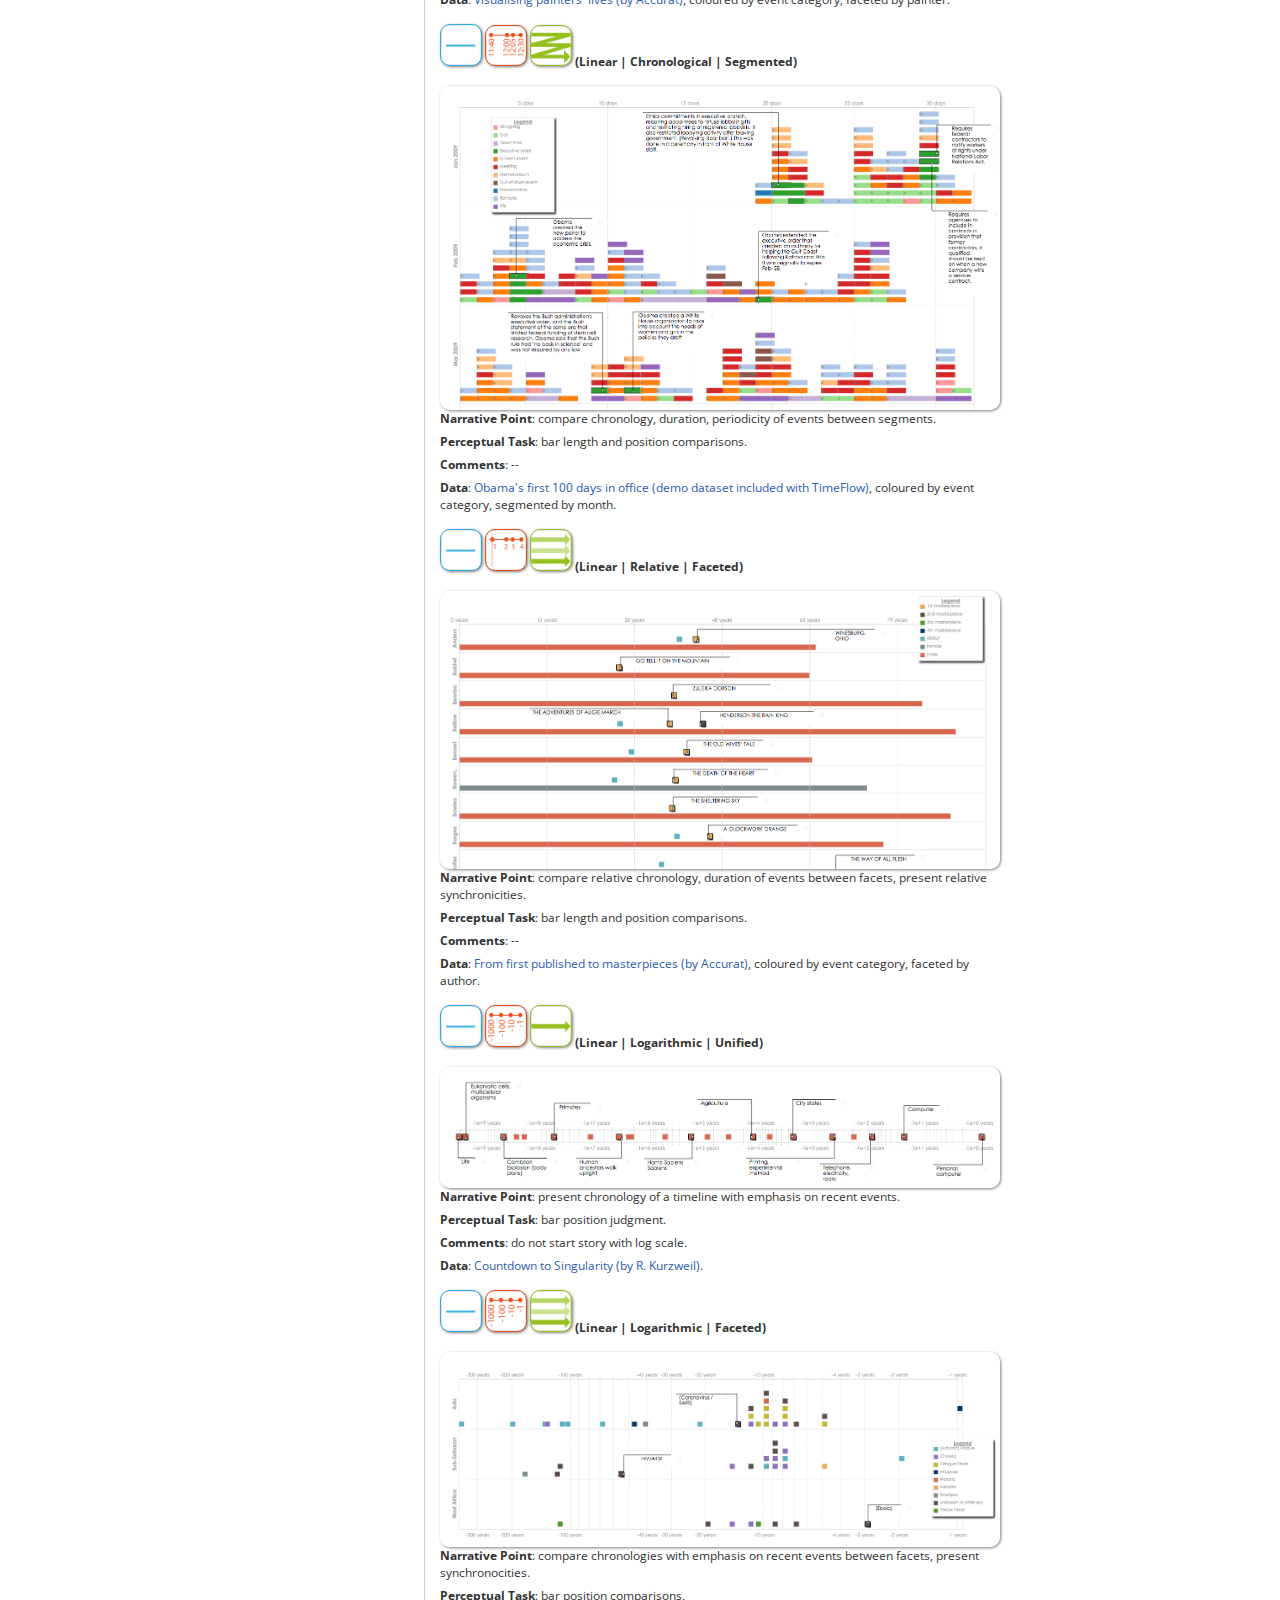
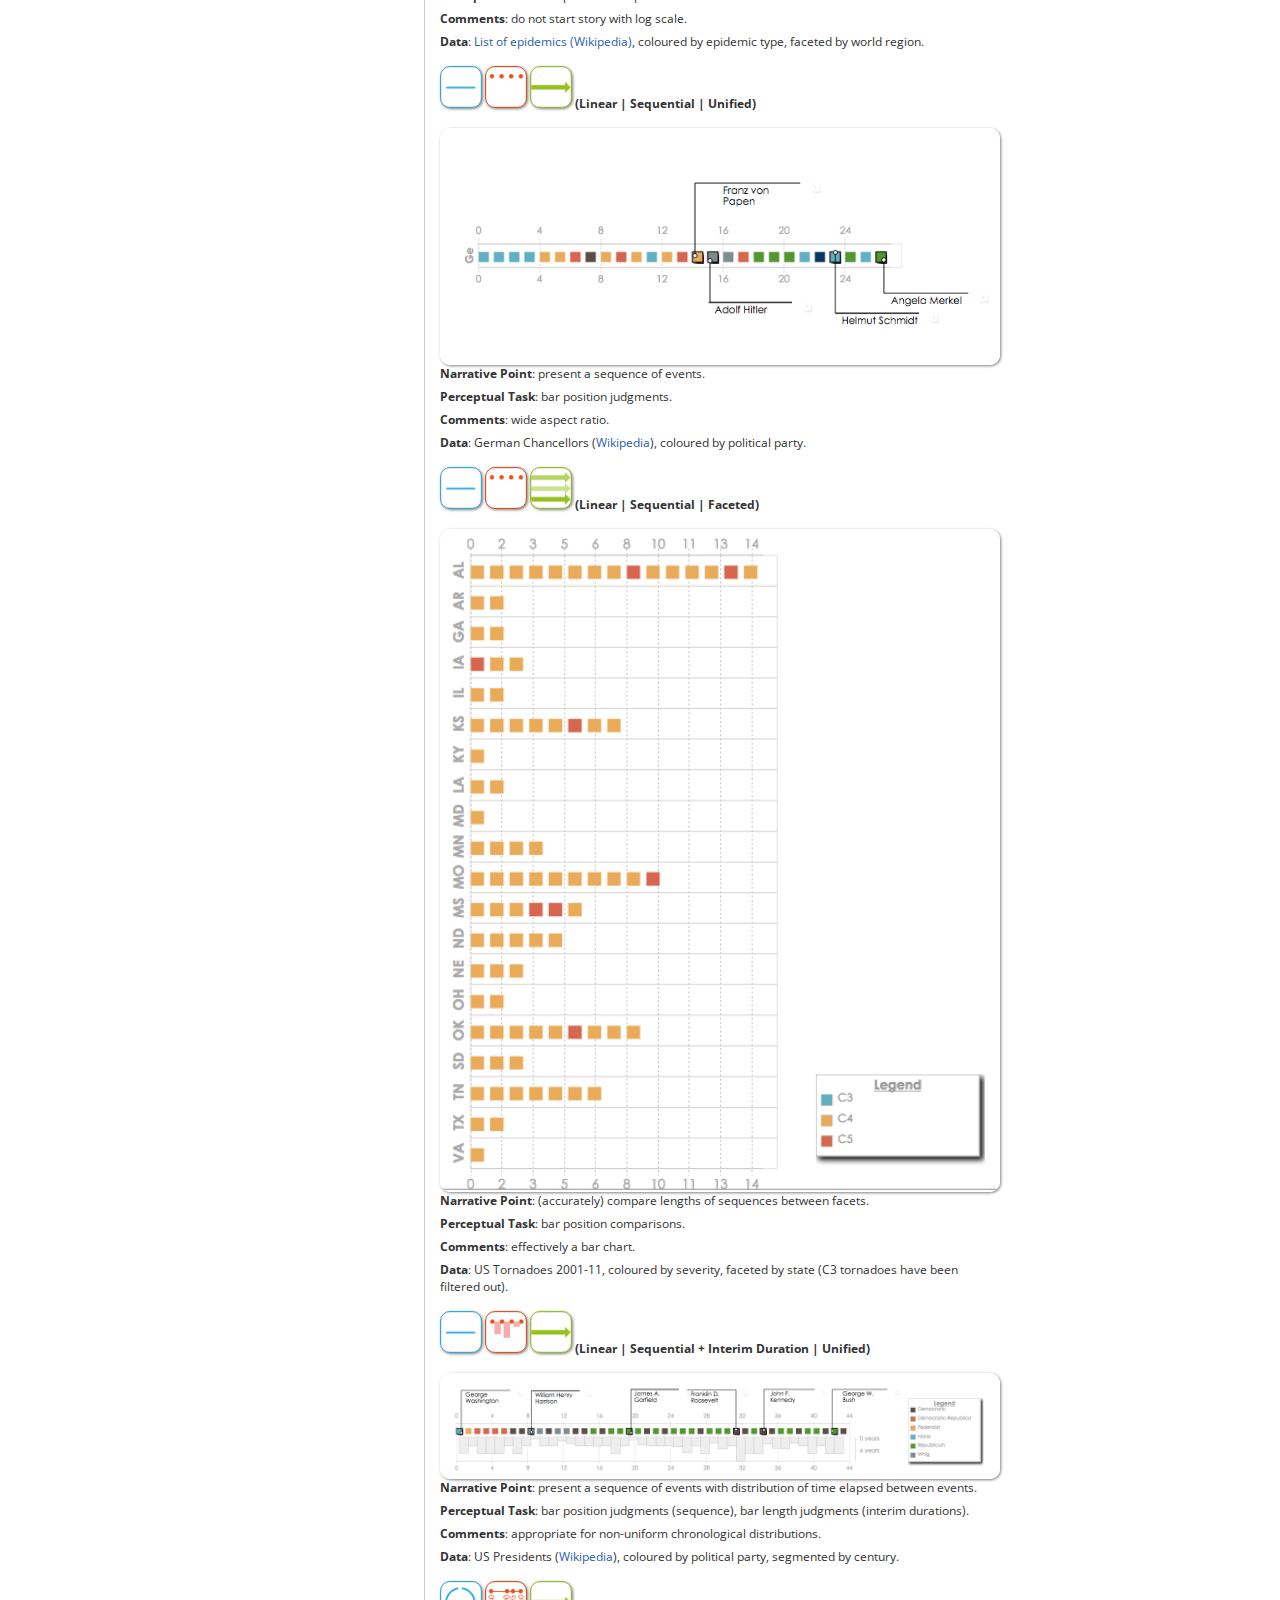
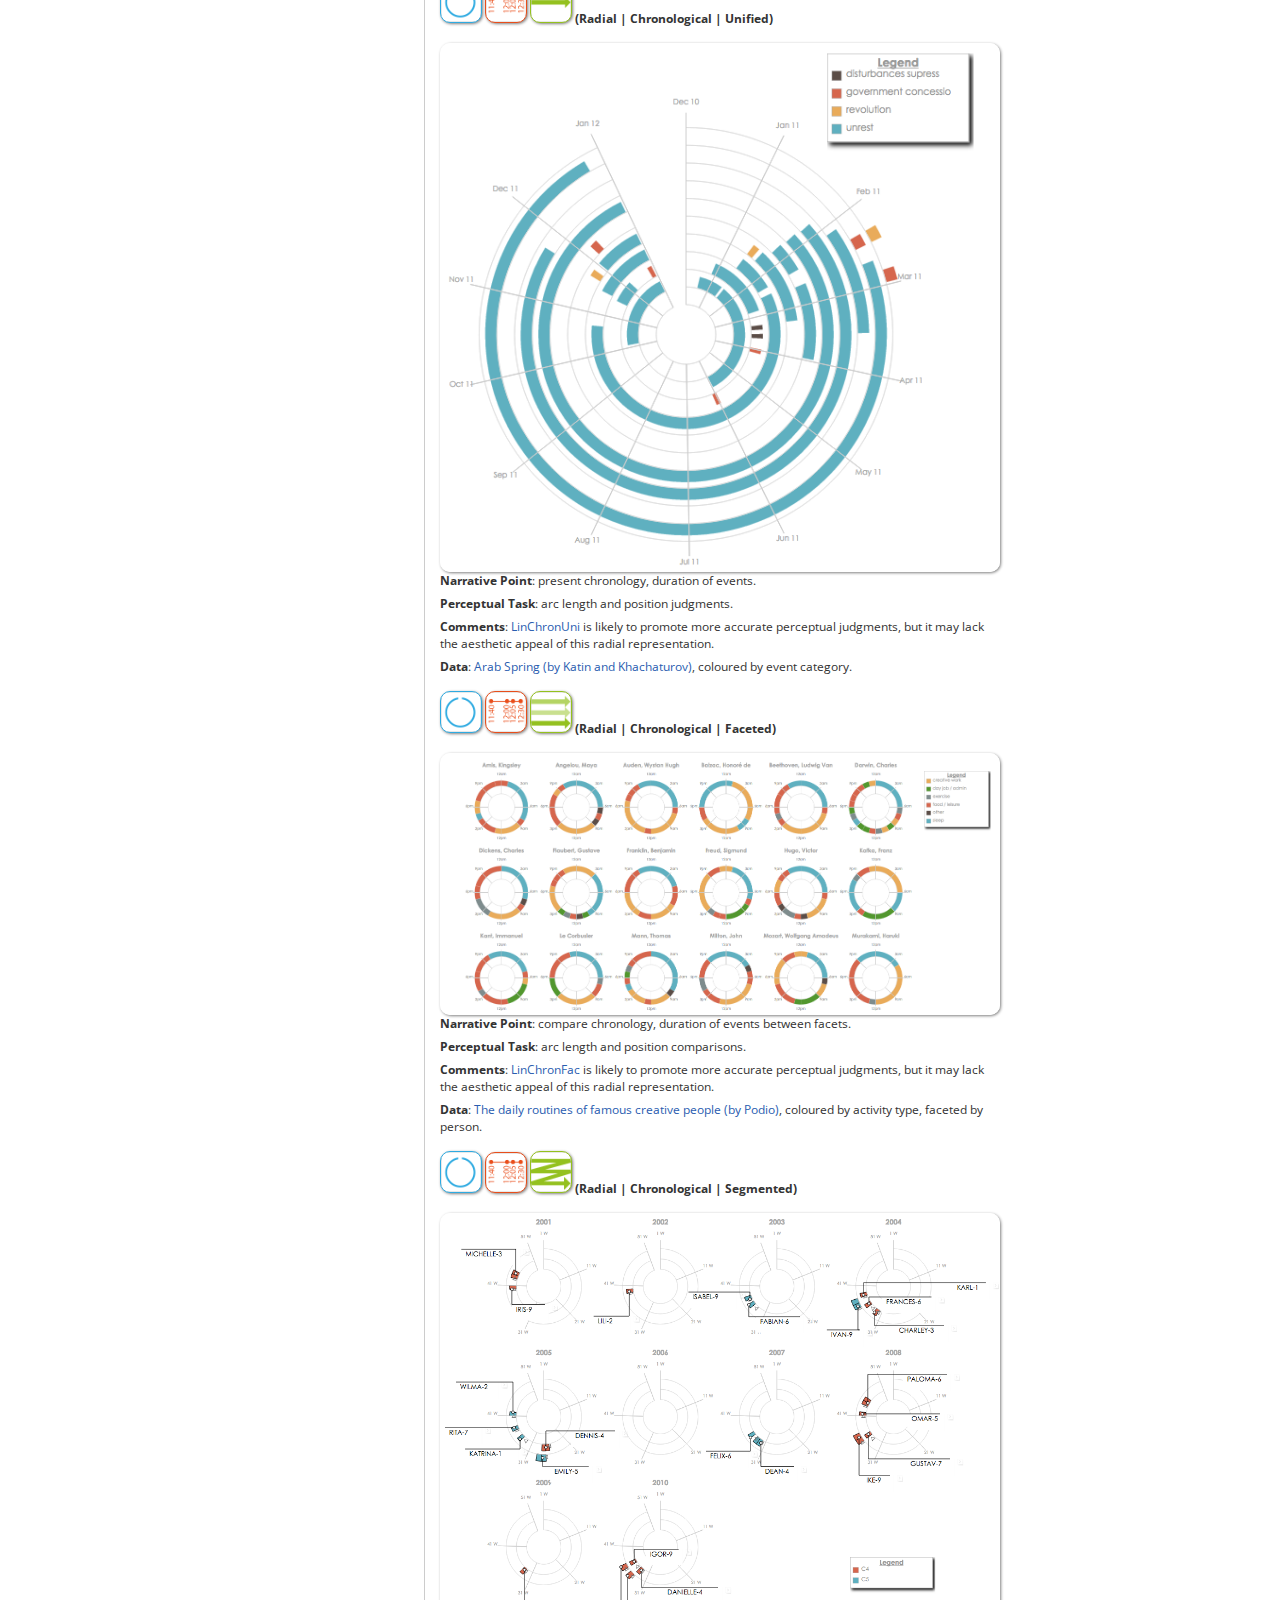
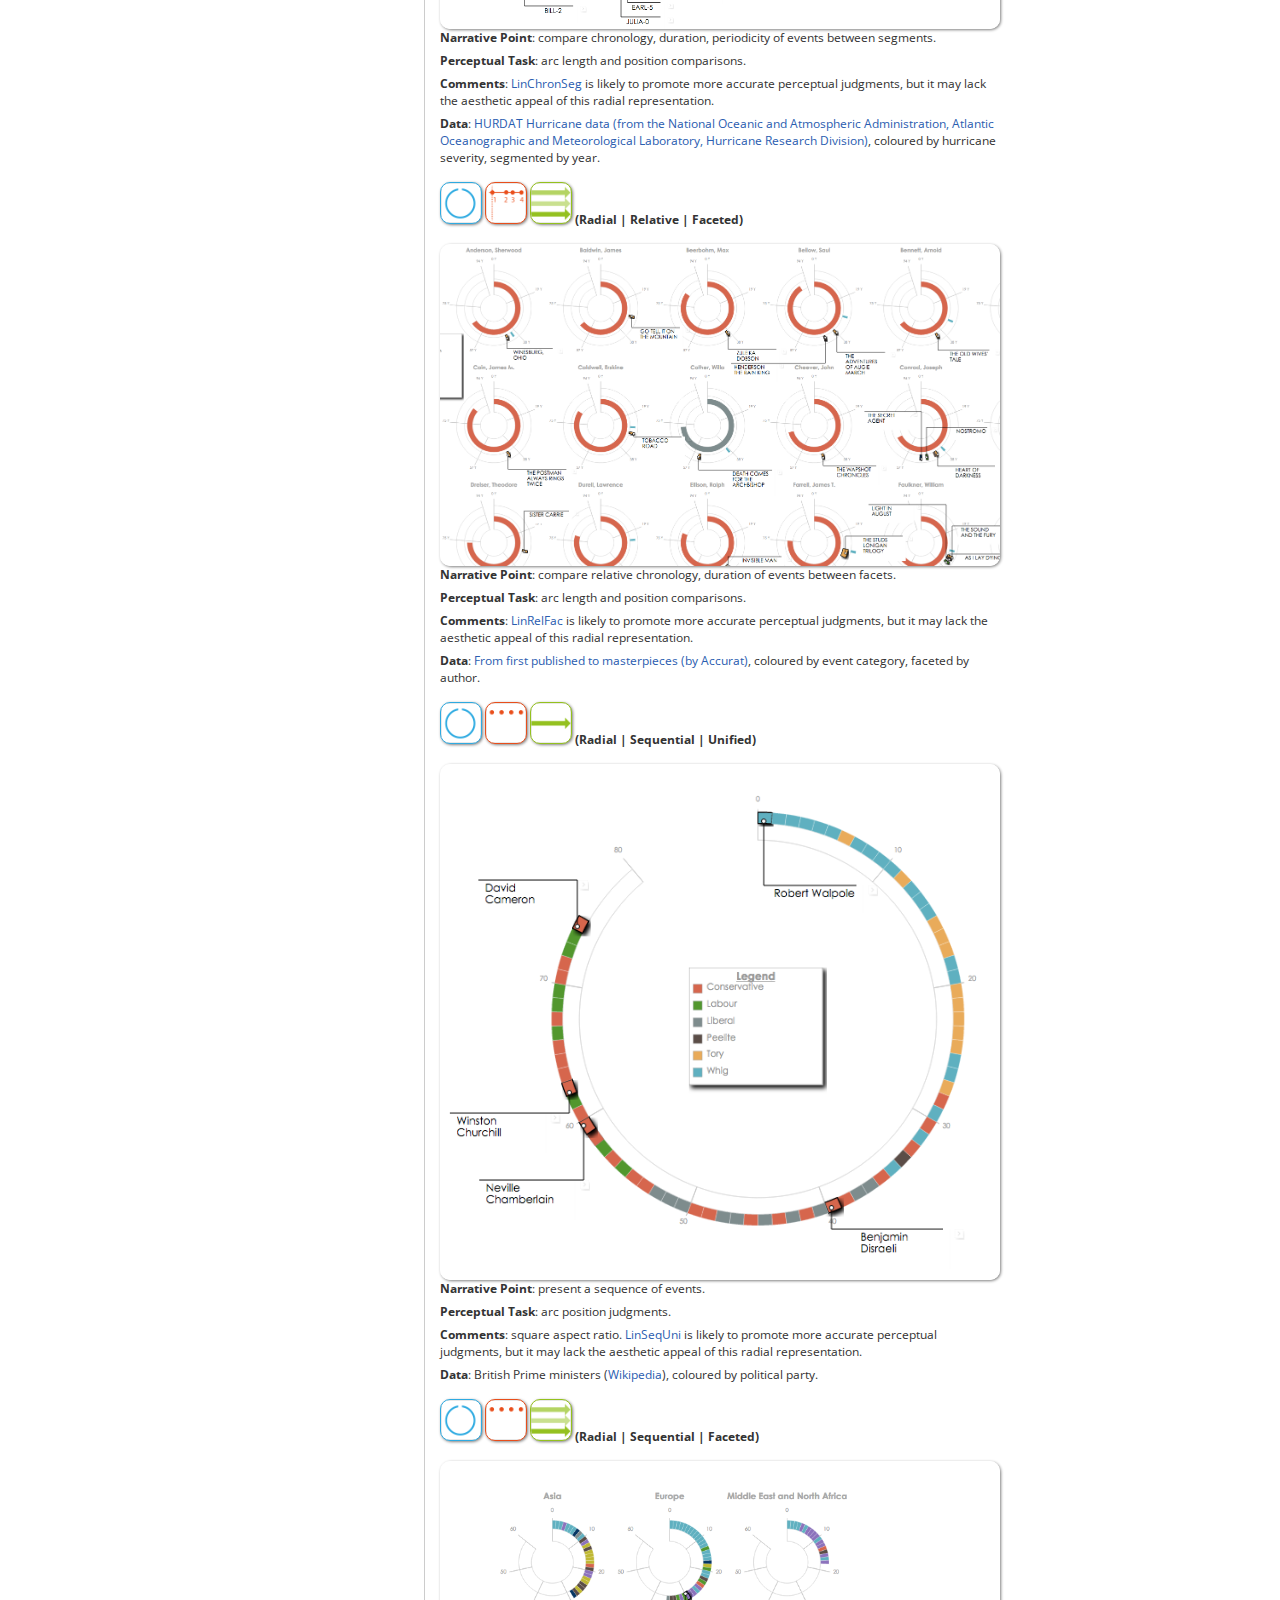
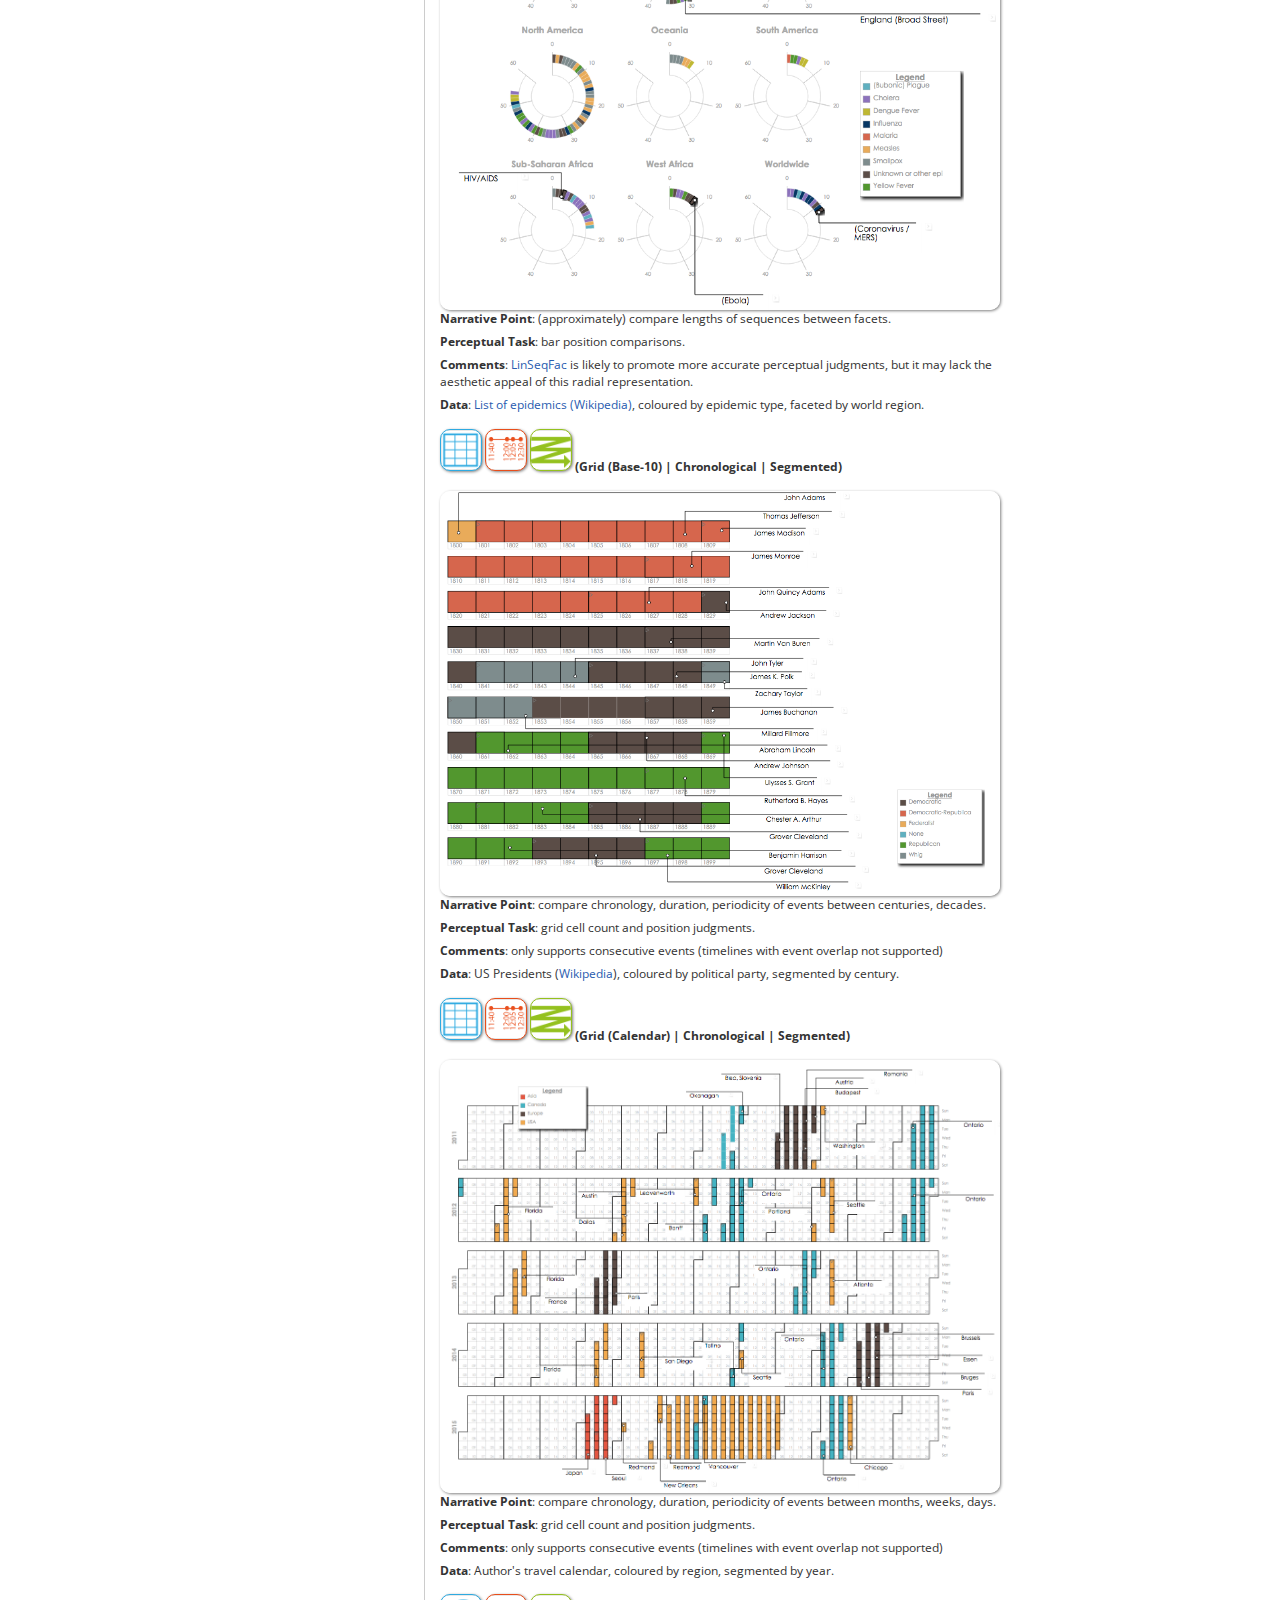
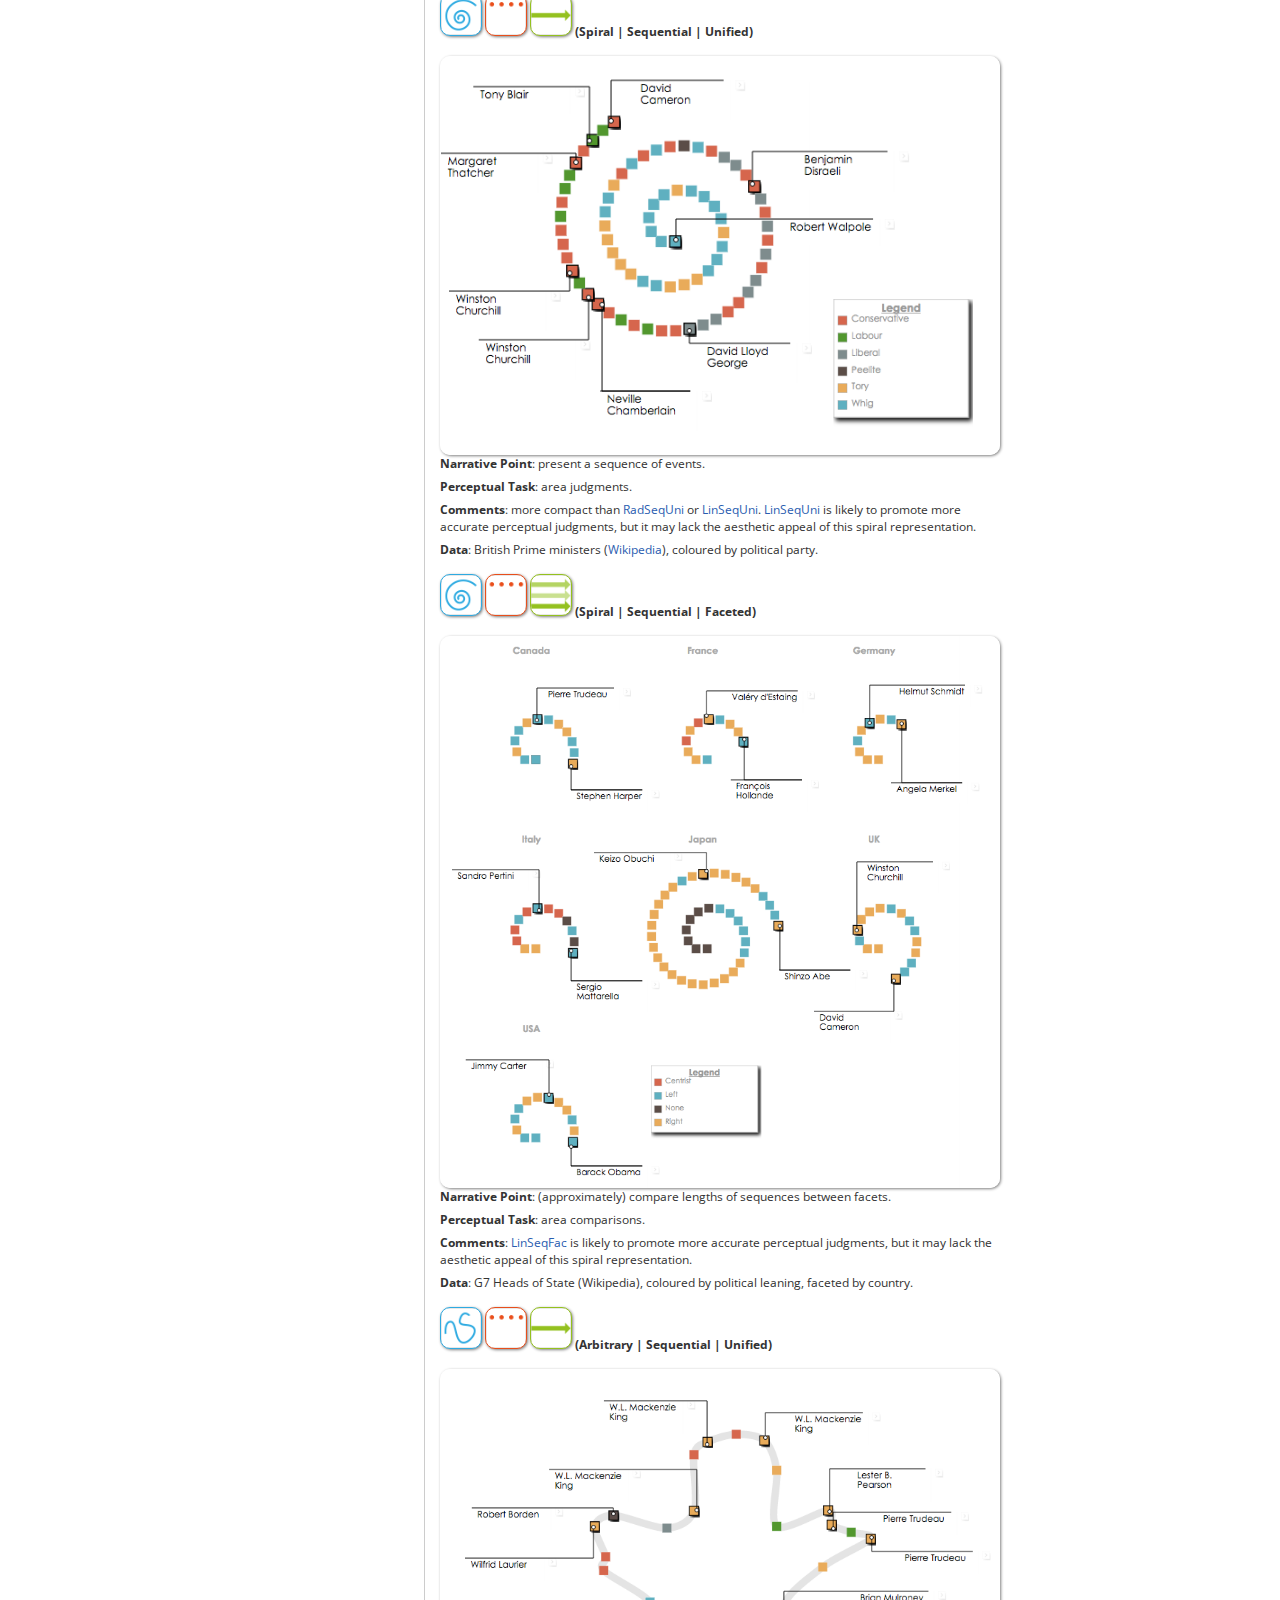
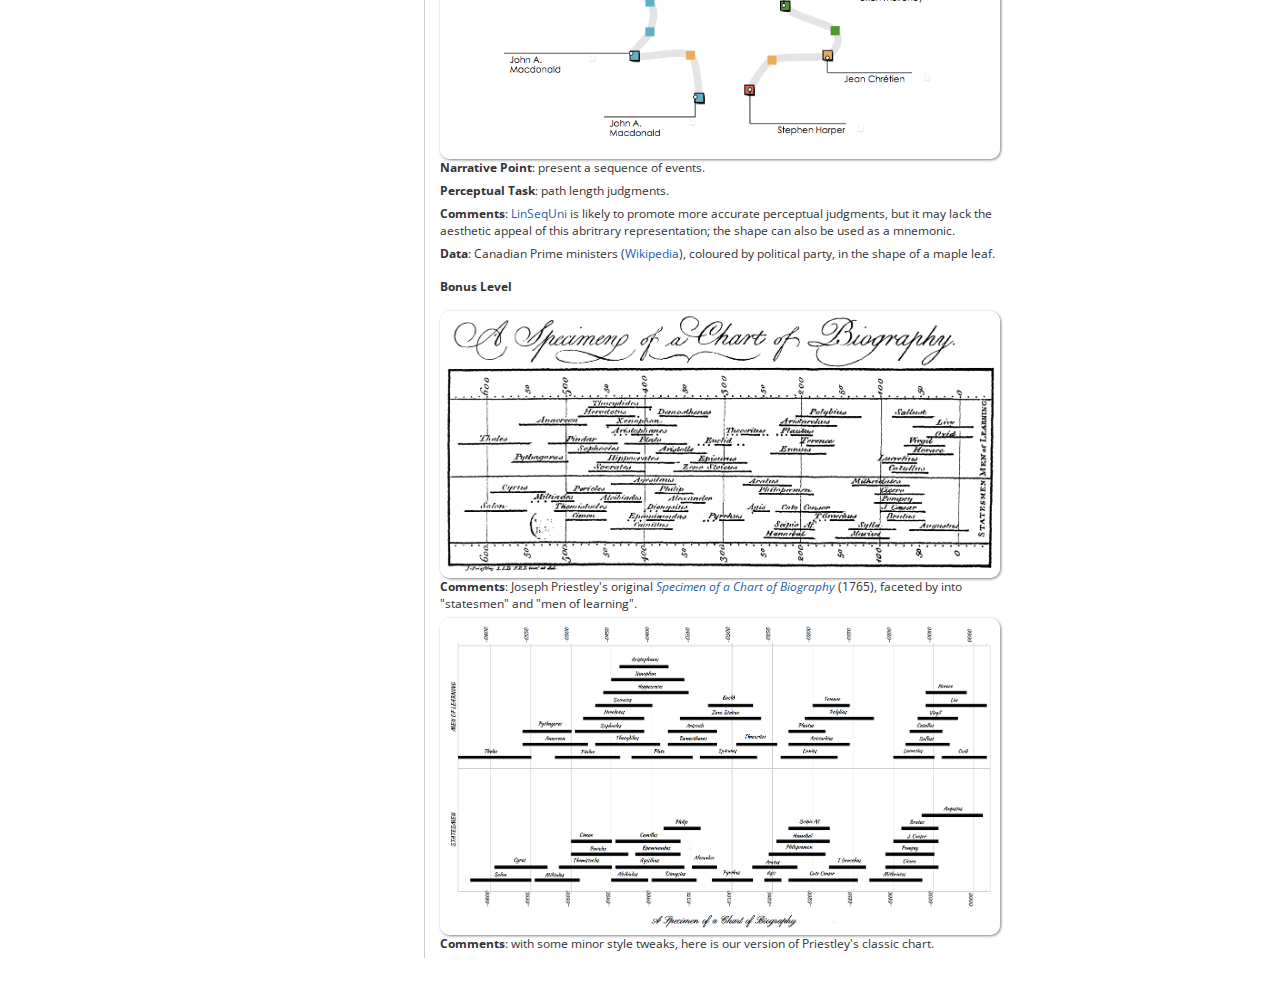
<file: gallery/index.html>
<html xmnls="http://www.w3.org/1999/xhtml">
<head>
	<meta http-equiv="Content-Type" content="text/html; charset=UTF-8">
	<title>Timelines Revisited: Gallery</title>
	<link rel = "stylesheet" type="text/css" href="style.css" />
	<link href="http://fonts.googleapis.com/css?family=Open+Sans:300,400" rel="stylesheet" type="text/css">
	<link rel="shortcut icon" href="../favicon.ico" />
	<style type="text/css"></style>
	<script>window["_GOOG_TRANS_EXT_VER"] = "1";</script>
</head>

<body>

	<div id="content-wrapper">

		<div id="header-wrapper">
			 <div id = "header">
				<div id="logo">
					<div id="page-title">
						Timelines Revisited
					</div>
					<div id="tagline">
						A Design Space and Considerations for Expressive Storytelling
					</div>
				</div>
				<!--/logo-->
				<div id="nav" class="right">
					<a href="#gallery_top">top</a>
					<a href="../index.html">supplemental home</a>
				</div>
				<!--/nav-->
			</div>
			<!--/header-->
		</div>

		<div id="content">

			<div id="left-column">
				<h3>Supplemental Material:</h3>
				<h4>A Gallery of Timelines</h4>

				<!-- <p>Jump to a particular timeline:</p>

				<p>
					<a class="gallery_link" href="#ChronLinUni">
						<span class="gallery_index"><span class="gallery_index_invisible">0</span>1</span>
						<img class="dimension_icon_rep" src="REP-Lin.png" width="25" alt="Linear" title="Linear">
						<img class="dimension_icon_scale" src="SCALE-Chron.png" width="25" alt="Chronological" title="Chronological">
						<img class="dimension_icon_layout" src="LAYOUT-Uni.png" width="25" alt="Unified" title="Unified">
					</a>
				</p>

				<p>
					<a class="gallery_link" href="#ChronLinFac">
						<span class="gallery_index"><span class="gallery_index_invisible">0</span>2</span>
						<img class="dimension_icon_rep" src="REP-Lin.png" width="25" alt="Linear" title="Linear">
						<img class="dimension_icon_scale" src="SCALE-Chron.png" width="25" alt="Chronological" title="Chronological">
						<img class="dimension_icon_layout" src="LAYOUT-Fac.png" width="25" alt="Faceted" title="Faceted">
					</a>
				</p>

				<p>
					<a class="gallery_link" href="#ChronLinSeg">
						<span class="gallery_index"><span class="gallery_index_invisible">0</span>3</span>
						<img class="dimension_icon_rep" src="REP-Lin.png" width="25" alt="Linear" title="Linear">
						<img class="dimension_icon_scale" src="SCALE-Chron.png" width="25" alt="Chronological" title="Chronological">
						<img class="dimension_icon_layout" src="LAYOUT-Seg.png" width="25" alt="Segmented" title="Segmented">
					</a>
				</p>

				<p>
					<a class="gallery_link" href="#ChronRadUni">
						<span class="gallery_index"><span class="gallery_index_invisible">0</span>4</span>
						<img class="dimension_icon_rep" src="REP-Rad.png" width="25" alt="Radial" title="Radial">
						<img class="dimension_icon_scale" src="SCALE-Chron.png" width="25" alt="Chronological" title="Chronological">
						<img class="dimension_icon_layout" src="LAYOUT-Uni.png" width="25" alt="Unified" title="Unified">
					</a>
				</p>

				<p>
					<a class="gallery_link" href="#ChronRadFac">
						<span class="gallery_index"><span class="gallery_index_invisible">0</span>5</span>
						<img class="dimension_icon_rep" src="REP-Rad.png" width="25" alt="Radial" title="Radial">
						<img class="dimension_icon_scale" src="SCALE-Chron.png" width="25" alt="Chronological" title="Chronological">
						<img class="dimension_icon_layout" src="LAYOUT-Fac.png" width="25" alt="Faceted" title="Faceted">
					</a>
				</p>

				<p>
					<a class="gallery_link" href="#ChronRadSeg">
						<span class="gallery_index"><span class="gallery_index_invisible">0</span>6</span>
						<img class="dimension_icon_rep" src="REP-Rad.png" width="25" alt="Radial" title="Radial">
						<img class="dimension_icon_scale" src="SCALE-Chron.png" width="25" alt="Chronological" title="Chronological">
						<img class="dimension_icon_layout" src="LAYOUT-Seg.png" width="25" alt="Segmented" title="Segmented">
					</a>
				</p>

				<p>
					<a class="gallery_link" href="#ChronGridSeg">
						<span class="gallery_index"><span class="gallery_index_invisible">0</span>7</span>
						<img class="dimension_icon_rep" src="REP-GRid.png" width="25" alt="Grid" title="Grid">
						<img class="dimension_icon_scale" src="SCALE-Chron.png" width="25" alt="Chronological" title="Chronological">
						<img class="dimension_icon_layout" src="LAYOUT-Seg.png" width="25" alt="Segmented" title="Segmented">
					</a>
				</p>

				<p>
					<a class="gallery_link" href="#ChronGridCalSeg">
						<span class="gallery_index"><span class="gallery_index_invisible">0</span>8</span>
						<img class="dimension_icon_rep" src="REP-GRid.png" width="25" alt="Grid (Calendar)" title="Grid (Calendar)">
						<img class="dimension_icon_scale" src="SCALE-Chron.png" width="25" alt="Chronological" title="Chronological">
						<img class="dimension_icon_layout" src="LAYOUT-Seg.png" width="25" alt="Segmented" title="Segmented">
					</a>
				</p>

				<p>
					<a class="gallery_link" href="#RelLinFac">
						<span class="gallery_index"><span class="gallery_index_invisible">0</span>9</span>
						<img class="dimension_icon_rep" src="REP-Lin.png" width="25" alt="Linear" title="Linear">
						<img class="dimension_icon_scale" src="SCALE-Rel.png" width="25" alt="Relative" title="Relative">
						<img class="dimension_icon_layout" src="LAYOUT-Fac.png" width="25" alt="Faceted" title="Faceted">
					</a>
				</p>

				<p>
					<a class="gallery_link" href="#RelRadFac">
						<span class="gallery_index">10</span>
						<img class="dimension_icon_rep" src="REP-Rad.png" width="25" alt="Radial" title="Radial">
						<img class="dimension_icon_scale" src="SCALE-Rel.png" width="25" alt="Relative" title="Relative">
						<img class="dimension_icon_layout" src="LAYOUT-Fac.png" width="25" alt="Faceted" title="Faceted">
					</a>
				</p>

				<p>
					<a class="gallery_link" href="#LogLinUni">
						<span class="gallery_index">11</span>
						<img class="dimension_icon_rep" src="REP-Lin.png" width="25" alt="Linear" title="Linear">
						<img class="dimension_icon_scale" src="SCALE-Log.png" width="25" alt="Logarithmic" title="Logarithmic">
						<img class="dimension_icon_layout" src="LAYOUT-Uni.png" width="25" alt="Unified" title="Unified">
					</a>
				</p>

				<p>
					<a class="gallery_link" href="#LogLinFac">
						<span class="gallery_index">12</span>
						<img class="dimension_icon_rep" src="REP-Lin.png" width="25" alt="Linear" title="Linear">
						<img class="dimension_icon_scale" src="SCALE-Log.png" width="25" alt="Logarithmic" title="Logarithmic">
						<img class="dimension_icon_layout" src="LAYOUT-Fac.png" width="25" alt="Faceted" title="Faceted">
					</a>
				</p>

				<p>
					<a class="gallery_link" href="#SeqLinUni">
						<span class="gallery_index">13</span>
						<img class="dimension_icon_rep" src="REP-Lin.png" width="25" alt="Linear" title="Linear">
						<img class="dimension_icon_scale" src="SCALE-Seq.png" width="25" alt="Sequential" title="Sequential">
						<img class="dimension_icon_layout" src="LAYOUT-Uni.png" width="25" alt="Unified" title="Unified">
					</a>
				</p>

				<p>
					<a class="gallery_link" href="#SeqLinFac">
						<span class="gallery_index">14</span>
						<img class="dimension_icon_rep" src="REP-Lin.png" width="25" alt="Linear" title="Linear">
						<img class="dimension_icon_scale" src="SCALE-Seq.png" width="25" alt="Sequential" title="Sequential">
						<img class="dimension_icon_layout" src="LAYOUT-Fac.png" width="25" alt="Faceted" title="Faceted">
					</a>
				</p>

				<p>
					<a class="gallery_link" href="#SeqRadUni">
						<span class="gallery_index">15</span>
						<img class="dimension_icon_rep" src="REP-Rad.png" width="25" alt="Radial" title="Radial">
						<img class="dimension_icon_scale" src="SCALE-Seq.png" width="25" alt="Sequential" title="Sequential">
						<img class="dimension_icon_layout" src="LAYOUT-Uni.png" width="25" alt="Unified" title="Unified">
					</a>
				</p>

				<p>
					<a class="gallery_link" href="#SeqRadFac">
						<span class="gallery_index">16</span>
						<img class="dimension_icon_rep" src="REP-Rad.png" width="25" alt="Radial" title="Radial">
						<img class="dimension_icon_scale" src="SCALE-Seq.png" width="25" alt="Sequential" title="Sequential">
						<img class="dimension_icon_layout" src="LAYOUT-Fac.png" width="25" alt="Faceted" title="Faceted">
					</a>
				</p>

				<p>
					<a class="gallery_link" href="#SeqSpiUni">
						<span class="gallery_index">17</span>
						<img class="dimension_icon_rep" src="REP-Spi.png" width="25" alt="Spiral" title="Spiral">
						<img class="dimension_icon_scale" src="SCALE-Seq.png" width="25" alt="Sequential" title="Sequential">
						<img class="dimension_icon_layout" src="LAYOUT-Uni.png" width="25" alt="Unified" title="Unified">
					</a>
				</p>

				<p>
					<a class="gallery_link" href="#SeqSpiFac">
						<span class="gallery_index">18</span>
						<img class="dimension_icon_rep" src="REP-Spi.png" width="25" alt="Spiral" title="Spiral">
						<img class="dimension_icon_scale" src="SCALE-Seq.png" width="25" alt="Sequential" title="Sequential">
						<img class="dimension_icon_layout" src="LAYOUT-Fac.png" width="25" alt="Faceted" title="Faceted">
					</a>
				</p>

				<p>
					<a class="gallery_link" href="#SeqCurUni">
						<span class="gallery_index">19</span>
						<img class="dimension_icon_rep" src="REP-Cur.png" width="25" alt="Arbitrary" title="Arbitrary">
						<img class="dimension_icon_scale" src="SCALE-Seq.png" width="25" alt="Sequential" title="Sequential">
						<img class="dimension_icon_layout" src="LAYOUT-Uni.png" width="25" alt="Unified" title="Unified">
					</a>
				</p>

				<p>
					<a class="gallery_link" href="#SeqIntDurLinUni">
						<span class="gallery_index">20</span>
						<img class="dimension_icon_rep" src="REP-Lin.png" width="25" alt="Linear" title="Linear">
						<img class="dimension_icon_scale" src="SCALE-SeqIntDur.png" width="25" alt="Sequential + Interim Duration" title="Sequential + Interim Duration">
						<img class="dimension_icon_layout" src="LAYOUT-Uni.png" width="25" alt="Unified" title="Unified">
					</a>
				</p> -->

			</div>
			<!--/left-column-->

			<div id="right-column">

				<!--SCALE TRANSITIONS-->

				<div class="gallery">
					<div class="text">
						<span id="gallery_top" class="anchor"></span>
						<p><strong>Click</strong> on regions of this image to jump to a particular timeline.</p>
						<img class="example" src="gallery.png" width="560" alt="Click on part of this image to Jump to a particular timeline" title="Click on part of this image to jump to a particular timeline" usemap="#Map">
						<p>Each example timeline shown below is described by a tuple from our timeline design space, described using the following format:</p>
						<p><strong>[Representation] | [Scale] | [Layout]</strong></p>
						<p><strong>Click</strong> on an image to view in full resolution in a new tab.</p>
					</div>
				</div>

				<map name="Map" id="Map">
					<area alt="ChronLinUni" title="Jump to #ChronLinUni" href="#ChronLinUni" shape="rect" coords="3,1,171,85" />
					<area alt="RelLinFac" title="Jump to #RelLinFac" href="#RelLinFac" shape="rect" coords="3,87,175,174" />
					<area alt="SeqLinUni" title="Jump to #SeqLinUni" href="#SeqLinUni" shape="rect" coords="2,178,174,261" />
					<area alt="ChronRadUni" title="Jump to #ChronRadUni" href="#ChronRadUni" shape="rect" coords="2,263,176,355" />
					<area alt="RelRadFac" title="Jump to #RelRadFac" href="#RelRadFac" shape="rect" coords="1,358,172,439" />
					<area alt="ChronGridSeg" title="Jump to #ChronGridSeg" href="#ChronGridSeg" shape="rect" coords="3,441,171,523" />
					<area alt="SeqSpiFac" title="Jump to #SeqSpiFac" href="#SeqSpiFac" shape="rect" coords="1,526,168,610" />
					<area alt="ChronLinFac" title="Jump to #ChronLinFac" href="#ChronLinFac" shape="rect" coords="196,4,363,86" />
					<area alt="LogLinUni" title="Jump to #LogLinUni" href="#LogLinUni" shape="rect" coords="195,88,362,173" />
					<area alt="SeqLinFac" title="Jump to #SeqLinFac" href="#SeqLinFac" shape="rect" coords="195,177,364,265" />
					<area alt="ChronRadFac" title="Jump to #ChronRadFac" href="#ChronRadFac" shape="rect" coords="195,265,364,350" />
					<area alt="SeqRadUni" title="Jump to #SeqRadUni" href="#SeqRadUni" shape="rect" coords="197,354,365,437" />
					<area alt="ChronGridCalSeg" title="Jump to #ChronGridCalSeg" href="#ChronGridCalSeg" shape="rect" coords="196,441,359,524" />
					<area alt="SeqCurUni" title="Jump to #SeqCurUni" href="#SeqCurUni" shape="rect" coords="198,530,364,612" />
					<area alt="ChronLinSeg" title="Jump to #ChronLinSeg" href="#ChronLinSeg" shape="rect" coords="387,7,556,89" />
					<area alt="LogLinFac" title="Jump to #LogLinFac" href="#LogLinFac" shape="rect" coords="387,94,557,175" />
					<area alt="SeqIntDurLinUni" title="Jump to #SeqIntDurLinUni" href="#SeqIntDurLinUni" shape="rect" coords="389,178,557,265" />
					<area alt="ChronRadSeg" title="Jump to #ChronRadSeg" href="#ChronRadSeg" shape="rect" coords="386,266,557,351" />
					<area alt="SeqRadFac" title="Jump to #SeqRadFac" href="#SeqRadFac" shape="rect" coords="388,354,554,438" />
					<area alt="SeqSpiUni" title="Jump to #SeqSpiUni" href="#SeqSpiUni" shape="rect" coords="386,443,556,538" />
				</map>

				<div class="gallery">
					<div class="text">
							<span id="ChronLinUni" class="anchor"></span>
						<h4>
							<!-- <span class="gallery_index"><span class="gallery_index_invisible">0</span>1</span> -->

							<img class="dimension_icon_rep" src="REP-Lin.png" width="40" alt="Linear" title="Linear">
							<img class="dimension_icon_scale" src="SCALE-Chron.png" width="40" alt="Chronological" title="Chronological">
							<img class="dimension_icon_layout" src="LAYOUT-Uni.png" width="40" alt="Unified" title="Unified">
							(Linear | Chronological | Unified)
						</h4>

						<a href="ChronLinUni.png" target="_blank"><img class="example" src="ChronLinUni.png" width="560" alt="Click to view in full resolution in a new tab" title="Click to view in full resolution in a new tab"></a>
						<p><strong>Narrative Point</strong>: present chronology, duration of events.</p>
						<p><strong>Perceptual Task</strong>: bar length and position judgment.</p>
						<p><strong>Comments</strong>: This design is supported by existing timeline presentation tools. </p>
						<p><strong>Data</strong>: <a href="http://bl.ocks.org/rengel-de/5603464" target="_blank">Lives of Western Philosophers (by rengel-de)</a>, coloured by region.</p>

					</div>
				</div>

				<div class="gallery">
					<div class="text">
							<span id="ChronLinFac" class="anchor"></span>
						<h4>
							<!-- <span class="gallery_index"><span class="gallery_index_invisible">0</span>2</span> -->

							<img class="dimension_icon_rep" src="REP-Lin.png" width="40" alt="Linear" title="Linear">
							<img class="dimension_icon_scale" src="SCALE-Chron.png" width="40" alt="Chronological" title="Chronological">
							<img class="dimension_icon_layout" src="LAYOUT-Fac.png" width="40" alt="Faceted" title="Faceted">
							(Linear | Chronological | Faceted)
						</h4>

						<a href="ChronLinFac.png" target="_blank"><img class="example" src="ChronLinFac.png" width="560" alt="Click to view in full resolution in a new tab" title="Click to view in full resolution in a new tab"></a>
						<p><strong>Narrative Point</strong>: compare chronology, duration of events between facets, present synchronicities (coinciding events).</p>
						<p><strong>Perceptual Task</strong>: bar length and position comparisons.</p>
						<p><strong>Comments</strong>: -- </p>
						<p><strong>Data</strong>: <a href="https://www.flickr.com/photos/accurat/8961090259/" target="_blank">Visualising painters' lives (by Accurat)</a>, coloured by event category, faceted by painter.</p>

					</div>
				</div>

				<div class="gallery">
					<div class="text">
							<span id="ChronLinSeg" class="anchor"></span>
						<h4>
							<!-- <span class="gallery_index"><span class="gallery_index_invisible">0</span>3</span> -->

							<img class="dimension_icon_rep" src="REP-Lin.png" width="40" alt="Linear" title="Linear">
							<img class="dimension_icon_scale" src="SCALE-Chron.png" width="40" alt="Chronological" title="Chronological">
							<img class="dimension_icon_layout" src="LAYOUT-Seg.png" width="40" alt="Segmented" title="Segmented">
							(Linear | Chronological | Segmented)
						</h4>

						<a href="ChronLinSeg.png" target="_blank"><img class="example" src="ChronLinSeg.png" width="560" alt="Click to view in full resolution in a new tab" title="Click to view in full resolution in a new tab"></a>
						<p><strong>Narrative Point</strong>: compare chronology, duration, periodicity of events between segments.</p>
						<p><strong>Perceptual Task</strong>: bar length and position comparisons.</p>
						<p><strong>Comments</strong>: -- </p>
						<p><strong>Data</strong>: <a href="http://hint.fm/projects/timeflow" target="_blank">Obama's first 100 days in office (demo dataset included with TimeFlow)</a>, coloured by event category, segmented by month.</p>

					</div>
				</div>

				<div class="gallery">
					<div class="text">
							<span id="RelLinFac" class="anchor"></span>
						<h4>
							<!-- <span class="gallery_index"><span class="gallery_index_invisible">0</span>9</span> -->

							<img class="dimension_icon_rep" src="REP-Lin.png" width="40" alt="Linear" title="Linear">
							<img class="dimension_icon_scale" src="SCALE-Rel.png" width="40" alt="Relative" title="Relative">
							<img class="dimension_icon_layout" src="LAYOUT-Fac.png" width="40" alt="Faceted" title="Faceted">
							(Linear | Relative | Faceted)
						</h4>

						<a href="RelLinFac.png" target="_blank"><img class="example" src="RelLinFac.png" width="560" alt="Click to view in full resolution in a new tab" title="Click to view in full resolution in a new tab"></a>
						<p><strong>Narrative Point</strong>: compare relative chronology, duration of events between facets, present relative synchronicities.</p>
						<p><strong>Perceptual Task</strong>: bar length and position comparisons.</p>
						<p><strong>Comments</strong>: -- </p>
						<p><strong>Data</strong>: <a href="http://flickr.com/photos/accurat/11052331736/" target="_blank">From first published to masterpieces (by Accurat)</a>, coloured by event category, faceted by author.</p>

					</div>
				</div>

				<div class="gallery">
					<div class="text">
							<span id="LogLinUni" class="anchor"></span>
						<h4>
							<!-- <span class="gallery_index">11</span> -->

							<img class="dimension_icon_rep" src="REP-Lin.png" width="40" alt="Linear" title="Linear">
							<img class="dimension_icon_scale" src="SCALE-Log.png" width="40" alt="Logarithmic" title="Logarithmic">
							<img class="dimension_icon_layout" src="LAYOUT-Uni.png" width="40" alt="Unified" title="Unified">
							(Linear | Logarithmic | Unified)
						</h4>

						<a href="LogLinUni.png" target="_blank"><img class="example" src="LogLinUni.png" width="560" alt="Click to view in full resolution in a new tab" title="Click to view in full resolution in a new tab"></a>
						<p><strong>Narrative Point</strong>: present chronology of a timeline with emphasis on recent events.</p>
						<p><strong>Perceptual Task</strong>: bar position judgment.</p>
						<p><strong>Comments</strong>: do not start story with log scale. </p>
						<p><strong>Data</strong>: <a href="http://www.singularity.com/charts/page17.html" target="_blank">Countdown to Singularity (by R. Kurzweil)</a>.</p>

					</div>
				</div>

				<div class="gallery">
					<div class="text">
							<span id="LogLinFac" class="anchor"></span>
						<h4>
							<!-- <span class="gallery_index">12</span> -->

							<img class="dimension_icon_rep" src="REP-Lin.png" width="40" alt="Linear" title="Linear">
							<img class="dimension_icon_scale" src="SCALE-Log.png" width="40" alt="Logarithmic" title="Logarithmic">
							<img class="dimension_icon_layout" src="LAYOUT-Fac.png" width="40" alt="Faceted" title="Faceted">
							(Linear | Logarithmic | Faceted)
						</h4>

						<a href="LogLinFac.png" target="_blank"><img class="example" src="LogLinFac.png" width="560" alt="Click to view in full resolution in a new tab" title="Click to view in full resolution in a new tab"></a>
						<p><strong>Narrative Point</strong>: compare chronologies with emphasis on recent events between facets, present synchronocities.</p>
						<p><strong>Perceptual Task</strong>: bar position comparisons.</p>
						<p><strong>Comments</strong>: do not start story with log scale. </p>
						<p><strong>Data</strong>: <a href="https://en.wikipedia.org/wiki/List_of_epidemics" target="_blank">List of epidemics (Wikipedia)</a>, coloured by epidemic type, faceted by world region.</p>

					</div>
				</div>

				<div class="gallery">
					<div class="text">
							<span id="SeqLinUni" class="anchor"></span>
						<h4>
							<!-- <span class="gallery_index">13</span> -->

							<img class="dimension_icon_rep" src="REP-Lin.png" width="40" alt="Linear" title="Linear">
							<img class="dimension_icon_scale" src="SCALE-Seq.png" width="40" alt="Sequential" title="Sequential">
							<img class="dimension_icon_layout" src="LAYOUT-Uni.png" width="40" alt="Unified" title="Unified">
							(Linear | Sequential | Unified)
						</h4>

						<a href="SeqLinUni.png" target="_blank"><img class="example" src="SeqLinUni.png" width="560" alt="Click to view in full resolution in a new tab" title="Click to view in full resolution in a new tab"></a>
						<p><strong>Narrative Point</strong>: present a sequence of events.</p>
						<p><strong>Perceptual Task</strong>: bar position judgments.</p>
						<p><strong>Comments</strong>: wide aspect ratio. </p>
						<p><strong>Data</strong>: German Chancellors (<a href="https://en.wikipedia.org/wiki/List_of_Chancellors_of_Germany" target="_blank">Wikipedia</a>), coloured by political party.</p>

					</div>
				</div>

				<div class="gallery">
					<div class="text">
							<span id="SeqLinFac" class="anchor"></span>
						<h4>
							<!-- <span class="gallery_index">14</span> -->

							<img class="dimension_icon_rep" src="REP-Lin.png" width="40" alt="Linear" title="Linear">
							<img class="dimension_icon_scale" src="SCALE-Seq.png" width="40" alt="Sequential" title="Sequential">
							<img class="dimension_icon_layout" src="LAYOUT-Fac.png" width="40" alt="Faceted" title="Faceted">
							(Linear | Sequential | Faceted)
						</h4>

						<a href="SeqLinFac.png" target="_blank"><img class="example" src="SeqLinFac.png" width="560" alt="Click to view in full resolution in a new tab" title="Click to view in full resolution in a new tab"></a>
						<p><strong>Narrative Point</strong>: (accurately) compare lengths of sequences between facets.</p>
						<p><strong>Perceptual Task</strong>: bar position comparisons.</p>
						<p><strong>Comments</strong>: effectively a bar chart. </p>
						<p><strong>Data</strong>: US Tornadoes 2001-11, coloured by severity, faceted by state (C3 tornadoes have been filtered out).</p>

					</div>
				</div>

				<div class="gallery">
					<div class="text">
							<span id="SeqIntDurLinUni" class="anchor"></span>
						<h4>
							<!-- <span class="gallery_index">20</span> -->

							<img class="dimension_icon_rep" src="REP-Lin.png" width="40" alt="Linear" title="Linear">
							<img class="dimension_icon_scale" src="SCALE-SeqIntDur.png" width="40" alt="Sequential + Interim Duration" title="Sequential + Interim Duration">
							<img class="dimension_icon_layout" src="LAYOUT-Uni.png" width="40" alt="Unified" title="Unified">
							(Linear | Sequential + Interim Duration | Unified)
						</h4>

						<a href="SeqIntDurLinUni.png" target="_blank"><img class="example" src="SeqIntDurLinUni.png" width="560" alt="Click to view in full resolution in a new tab" title="Click to view in full resolution in a new tab"></a>
						<p><strong>Narrative Point</strong>: present a sequence of events with distribution of time elapsed between events.</p>
						<p><strong>Perceptual Task</strong>: bar position judgments (sequence), bar length judgments (interim durations).</p>
						<p><strong>Comments</strong>: appropriate for non-uniform chronological distributions.</p>
						<p><strong>Data</strong>: US Presidents (<a href="https://en.wikipedia.org/wiki/List_of_Presidents_of_the_United_States" target="_blank">Wikipedia</a>), coloured by political party, segmented by century.</p>

					</div>
				</div>

				<div class="gallery">
					<div class="text">
							<span id="ChronRadUni" class="anchor"></span>
						<h4>
							<!-- <span class="gallery_index"><span class="gallery_index_invisible">0</span>4</span> -->

							<img class="dimension_icon_rep" src="REP-Rad.png" width="40" alt="Radial" title="Radial">
							<img class="dimension_icon_scale" src="SCALE-Chron.png" width="40" alt="Chronological" title="Chronological">
							<img class="dimension_icon_layout" src="LAYOUT-Uni.png" width="40" alt="Unified" title="Unified">
							(Radial | Chronological | Unified)
						</h4>

						<a href="ChronRadUni.png" target="_blank"><img class="example" src="ChronRadUni.png" width="560" alt="Click to view in full resolution in a new tab" title="Click to view in full resolution in a new tab"></a>
						<p><strong>Narrative Point</strong>: present chronology, duration of events.</p>
						<p><strong>Perceptual Task</strong>: arc length and position judgments.</p>
						<p><strong>Comments</strong>: <a href="#ChronLinUni">LinChronUni</a> is likely to promote more accurate perceptual judgments, but it may lack the aesthetic appeal of this radial representation.</p>
						<p><strong>Data</strong>: <a href="http://www.informationisbeautifulawards.com/showcase/113-arab-spring" target="_blank">Arab Spring (by Katin and Khachaturov)</a>, coloured by event category.</p>

					</div>
				</div>

				<div class="gallery">
					<div class="text">
							<span id="ChronRadFac" class="anchor"></span>
						<h4>
							<!-- <span class="gallery_index"><span class="gallery_index_invisible">0</span>5</span> -->

							<img class="dimension_icon_rep" src="REP-Rad.png" width="40" alt="Radial" title="Radial">
							<img class="dimension_icon_scale" src="SCALE-Chron.png" width="40" alt="Chronological" title="Chronological">
							<img class="dimension_icon_layout" src="LAYOUT-Fac.png" width="40" alt="Faceted" title="Faceted">
							(Radial | Chronological | Faceted)
						</h4>

						<a href="ChronRadFac.png" target="_blank"><img class="example" src="ChronRadFac.png" width="560" alt="Click to view in full resolution in a new tab" title="Click to view in full resolution in a new tab"></a>
						<p><strong>Narrative Point</strong>: compare chronology, duration of events between facets.</p>
						<p><strong>Perceptual Task</strong>: arc length and position comparisons.</p>
						<p><strong>Comments</strong>: <a href="#ChronLinFac">LinChronFac</a> is likely to promote more accurate perceptual judgments, but it may lack the aesthetic appeal of this radial representation.</p>
						<p><strong>Data</strong>: <a href="https://podio.com/site/creative-routines" target="_blank">The daily routines of famous creative people (by Podio)</a>, coloured by activity type, faceted by person.</p>

					</div>
				</div>

				<div class="gallery">
					<div class="text">
							<span id="ChronRadSeg" class="anchor"></span>
						<h4>
							<!-- <span class="gallery_index"><span class="gallery_index_invisible">0</span>6</span> -->

							<img class="dimension_icon_rep" src="REP-Rad.png" width="40" alt="Radial" title="Radial">
							<img class="dimension_icon_scale" src="SCALE-Chron.png" width="40" alt="Chronological" title="Chronological">
							<img class="dimension_icon_layout" src="LAYOUT-Seg.png" width="40" alt="Segmented" title="Segmented">
							(Radial | Chronological | Segmented)
						</h4>

						<a href="ChronRadSeg.png" target="_blank"><img class="example" src="ChronRadSeg.png" width="560" alt="Click to view in full resolution in a new tab" title="Click to view in full resolution in a new tab"></a>
						<p><strong>Narrative Point</strong>: compare chronology, duration, periodicity of events between segments.</p>
						<p><strong>Perceptual Task</strong>: arc length and position comparisons.</p>
						<p><strong>Comments</strong>: <a href="#ChronLinSeg">LinChronSeg</a> is likely to promote more accurate perceptual judgments, but it may lack the aesthetic appeal of this radial representation.</p>
						<p><strong>Data</strong>: <a href="http://www.aoml.noaa.gov/hrd/hurdat/Data_Storm.html" target="_blank">HURDAT Hurricane data (from the National Oceanic and Atmospheric Administration, Atlantic Oceanographic and Meteorological Laboratory, Hurricane Research Division)</a>, coloured by hurricane severity, segmented by year.</p>

					</div>
				</div>

				<div class="gallery">
					<div class="text">
							<span id="RelRadFac" class="anchor"></span>
						<h4>
							<!-- <span class="gallery_index">10</span> -->

							<img class="dimension_icon_rep" src="REP-Rad.png" width="40" alt="Radial" title="Radial">
							<img class="dimension_icon_scale" src="SCALE-Rel.png" width="40" alt="Relative" title="Relative">
							<img class="dimension_icon_layout" src="LAYOUT-Fac.png" width="40" alt="Faceted" title="Faceted">
							(Radial | Relative | Faceted)
						</h4>

						<a href="RelRadFac.png" target="_blank"><img class="example" src="RelRadFac.png" width="560" alt="Click to view in full resolution in a new tab" title="Click to view in full resolution in a new tab"></a>
						<p><strong>Narrative Point</strong>: compare relative chronology, duration of events between facets.</p>
						<p><strong>Perceptual Task</strong>: arc length and position comparisons.</p>
						<p><strong>Comments</strong>: <a href="#RelLinFac">LinRelFac</a> is likely to promote more accurate perceptual judgments, but it may lack the aesthetic appeal of this radial representation.</p>
						<p><strong>Data</strong>: <a href="http://flickr.com/photos/accurat/11052331736/" target="_blank">From first published to masterpieces (by Accurat)</a>, coloured by event category, faceted by author.</p>

					</div>
				</div>

				<div class="gallery">
					<div class="text">
							<span id="SeqRadUni" class="anchor"></span>
						<h4>
							<!-- <span class="gallery_index">15</span> -->

							<img class="dimension_icon_rep" src="REP-Rad.png" width="40" alt="Radial" title="Radial">
							<img class="dimension_icon_scale" src="SCALE-Seq.png" width="40" alt="Sequential" title="Sequential">
							<img class="dimension_icon_layout" src="LAYOUT-Uni.png" width="40" alt="Unified" title="Unified">
							(Radial | Sequential | Unified)
						</h4>

						<a href="SeqRadUni.png" target="_blank"><img class="example" src="SeqRadUni.png" width="560" alt="Click to view in full resolution in a new tab" title="Click to view in full resolution in a new tab"></a>
						<p><strong>Narrative Point</strong>: present a sequence of events.</p>
						<p><strong>Perceptual Task</strong>: arc position judgments.</p>
						<p><strong>Comments</strong>: square aspect ratio. <a href="#SeqLinUni">LinSeqUni</a> is likely to promote more accurate perceptual judgments, but it may lack the aesthetic appeal of this radial representation.</p>
						<p><strong>Data</strong>: British Prime ministers (<a href="https://en.wikipedia.org/wiki/List_of_Prime_Ministers_of_the_United_Kingdom" target="_blank">Wikipedia</a>), coloured by political party.</p>

					</div>
				</div>

				<div class="gallery">
					<div class="text">
							<span id="SeqRadFac" class="anchor"></span>
						<h4>
							<!-- <span class="gallery_index">16</span> -->

							<img class="dimension_icon_rep" src="REP-Rad.png" width="40" alt="Radial" title="Radial">
							<img class="dimension_icon_scale" src="SCALE-Seq.png" width="40" alt="Sequential" title="Sequential">
							<img class="dimension_icon_layout" src="LAYOUT-Fac.png" width="40" alt="Faceted" title="Faceted">
							(Radial | Sequential | Faceted)
						</h4>

						<a href="SeqRadFac.png" target="_blank"><img class="example" src="SeqRadFac.png" width="560" alt="Click to view in full resolution in a new tab" title="Click to view in full resolution in a new tab"></a>
						<p><strong>Narrative Point</strong>: (approximately) compare lengths of sequences between facets.</p>
						<p><strong>Perceptual Task</strong>: bar position comparisons.</p>
						<p><strong>Comments</strong>: <a href="#SeqLinFac">LinSeqFac</a> is likely to promote more accurate perceptual judgments, but it may lack the aesthetic appeal of this radial representation.</p>
						<p><strong>Data</strong>: <a href="https://en.wikipedia.org/wiki/List_of_epidemics" target="_blank">List of epidemics (Wikipedia)</a>, coloured by epidemic type, faceted by world region.</p>

					</div>
				</div>

				<div class="gallery">
					<div class="text">
							<span id="ChronGridSeg" class="anchor"></span>
						<h4>
							<!-- <span class="gallery_index"><span class="gallery_index_invisible">0</span>7</span> -->

							<img class="dimension_icon_rep" src="REP-GRid.png" width="40" alt="Grid" title="Grid">
							<img class="dimension_icon_scale" src="SCALE-Chron.png" width="40" alt="Chronological" title="Chronological">
							<img class="dimension_icon_layout" src="LAYOUT-Seg.png" width="40" alt="Segmented" title="Segmented">
							(Grid (Base-10) | Chronological | Segmented)
						</h4>

						<a href="ChronGridSeg.png" target="_blank"><img class="example" src="ChronGridSeg.png" width="560" alt="Click to view in full resolution in a new tab" title="Click to view in full resolution in a new tab"></a>
						<p><strong>Narrative Point</strong>: compare chronology, duration, periodicity of events between centuries, decades.</p>
						<p><strong>Perceptual Task</strong>: grid cell count and position judgments.</p>
						<p><strong>Comments</strong>: only supports consecutive events (timelines with event overlap not supported)</p>
						<p><strong>Data</strong>: US Presidents (<a href="https://en.wikipedia.org/wiki/List_of_Presidents_of_the_United_States" target="_blank">Wikipedia</a>), coloured by political party, segmented by century.</p>

					</div>
				</div>

				<div class="gallery">
					<div class="text">
							<span id="ChronGridCalSeg" class="anchor"></span>
						<h4>
							<!-- <span class="gallery_index"><span class="gallery_index_invisible">0</span>8</span> -->

							<img class="dimension_icon_rep" src="REP-GRid.png" width="40" alt="Grid (Calendar)" title="Grid (Calendar)">
							<img class="dimension_icon_scale" src="SCALE-Chron.png" width="40" alt="Chronological" title="Chronological">
							<img class="dimension_icon_layout" src="LAYOUT-Seg.png" width="40" alt="Segmented" title="Segmented">
							(Grid (Calendar) | Chronological | Segmented)
						</h4>

						<a href="ChronGridCalSeg.png" target="_blank"><img class="example" src="ChronGridCalSeg.png" width="560" alt="Click to view in full resolution in a new tab" title="Click to view in full resolution in a new tab"></a>
						<p><strong>Narrative Point</strong>: compare chronology, duration, periodicity of events between months, weeks, days.</p>
						<p><strong>Perceptual Task</strong>: grid cell count and position judgments.</p>
						<p><strong>Comments</strong>: only supports consecutive events (timelines with event overlap not supported)</p>
						<p><strong>Data</strong>: Author's travel calendar, coloured by region, segmented by year.</p>

					</div>
				</div>

				<div class="gallery">
					<div class="text">
							<span id="SeqSpiUni" class="anchor"></span>
						<h4>
							<!-- <span class="gallery_index">17</span> -->

							<img class="dimension_icon_rep" src="REP-Spi.png" width="40" alt="Spiral" title="Spiral">
							<img class="dimension_icon_scale" src="SCALE-Seq.png" width="40" alt="Sequential" title="Sequential">
							<img class="dimension_icon_layout" src="LAYOUT-Uni.png" width="40" alt="Unified" title="Unified">
							(Spiral | Sequential | Unified)
						</h4>

						<a href="SeqSpiUni.png" target="_blank"><img class="example" src="SeqSpiUni.png" width="560" alt="Click to view in full resolution in a new tab" title="Click to view in full resolution in a new tab"></a>
						<p><strong>Narrative Point</strong>: present a sequence of events.</p>
						<p><strong>Perceptual Task</strong>: area judgments.</p>
						<p><strong>Comments</strong>: more compact than <a href="#SeqRadUni">RadSeqUni</a> or <a href="#SeqLinUni">LinSeqUni</a>. <a href="#SeqLinUni">LinSeqUni</a> is likely to promote more accurate perceptual judgments, but it may lack the aesthetic appeal of this spiral representation.</p>
						<p><strong>Data</strong>: British Prime ministers (<a href="https://en.wikipedia.org/wiki/List_of_Prime_Ministers_of_the_United_Kingdom" target="_blank">Wikipedia</a>), coloured by political party.</p>

					</div>
				</div>

				<div class="gallery">
					<div class="text">
							<span id="SeqSpiFac" class="anchor"></span>
						<h4>
							<!-- <span class="gallery_index">18</span> -->

							<img class="dimension_icon_rep" src="REP-Spi.png" width="40" alt="Spiral" title="Spiral">
							<img class="dimension_icon_scale" src="SCALE-Seq.png" width="40" alt="Sequential" title="Sequential">
							<img class="dimension_icon_layout" src="LAYOUT-Fac.png" width="40" alt="Faceted" title="Faceted">
							(Spiral | Sequential | Faceted)
						</h4>

						<a href="SeqSpiFac.png" target="_blank"><img class="example" src="SeqSpiFac.png" width="560" alt="Click to view in full resolution in a new tab" title="Click to view in full resolution in a new tab"></a>
						<p><strong>Narrative Point</strong>: (approximately) compare lengths of sequences between facets.</p>
						<p><strong>Perceptual Task</strong>: area comparisons.</p>
						<p><strong>Comments</strong>: <a href="#SeqLinFac">LinSeqFac</a> is likely to promote more accurate perceptual judgments, but it may lack the aesthetic appeal of this spiral representation.</p>
						<p><strong>Data</strong>: G7 Heads of State (Wikipedia), coloured by political leaning, faceted by country.</p>

					</div>
				</div>

				<div class="gallery">
					<div class="text">
							<span id="SeqCurUni" class="anchor"></span>
						<h4>
							<!-- <span class="gallery_index">19</span> -->

							<img class="dimension_icon_rep" src="REP-Cur.png" width="40" alt="Arbitrary" title="Arbitrary">
							<img class="dimension_icon_scale" src="SCALE-Seq.png" width="40" alt="Sequential" title="Sequential">
							<img class="dimension_icon_layout" src="LAYOUT-Uni.png" width="40" alt="Unified" title="Unified">
							(Arbitrary | Sequential | Unified)
						</h4>

						<a href="SeqCurUni.png" target="_blank"><img class="example" src="SeqCurUni.png" width="560" alt="Click to view in full resolution in a new tab" title="Click to view in full resolution in a new tab"></a>
						<p><strong>Narrative Point</strong>: present a sequence of events.</p>
						<p><strong>Perceptual Task</strong>: path length judgments.</p>
						<p><strong>Comments</strong>: <a href="#SeqLinUni">LinSeqUni</a> is likely to promote more accurate perceptual judgments, but it may lack the aesthetic appeal of this abritrary representation; the shape can also be used as a mnemonic.</p>
						<p><strong>Data</strong>: Canadian Prime ministers (<a href="https://en.wikipedia.org/wiki/List_of_Prime_Ministers_of_Canada" target="_blank">Wikipedia</a>), coloured by political party, in the shape of a maple leaf.</p>

					</div>
				</div>

				<div class="gallery">
					<div class="text">
						<h4>
							Bonus Level
						</h4>

						<a href="priestley.png" target="_blank"><img class="example" src="priestley.png" width="560" alt="Click to view in full resolution in a new tab" title="Click to view in full resolution in a new tab"></a>
						<p><strong>Comments</strong>: Joseph Priestley's original <a href="http://wikimedia.org/wikipedia/commons/9/98/PriestleyChart.gif" target="_blank"><em>Specimen of a Chart of Biography</em></a> (1765), faceted by into "statesmen" and "men of learning".</p>
						<a href="priestley_our_version.png" target="_blank"><img class="example" src="priestley_our_version.png" width="560" alt="Click to view in full resolution in a new tab" title="Click to view in full resolution in a new tab"></a>
						<p><strong>Comments</strong>: with some minor style tweaks, here is our version of Priestley's classic chart.</p>
					</div>
				</div>

			</div>
			<!--/right-column-->
		</div>
		<!--/content-->
	</div>

	<!--/content-wrapper-->
</body>
<script>
  (function(i,s,o,g,r,a,m){i['GoogleAnalyticsObject']=r;i[r]=i[r]||function(){
  (i[r].q=i[r].q||[]).push(arguments)},i[r].l=1*new Date();a=s.createElement(o),
  m=s.getElementsByTagName(o)[0];a.async=1;a.src=g;m.parentNode.insertBefore(a,m)
  })(window,document,'script','https://www.google-analytics.com/analytics.js','ga');

  ga('create', 'UA-84950748-1', 'auto');
  ga('send', 'pageview');

</script>
</html>
</file>
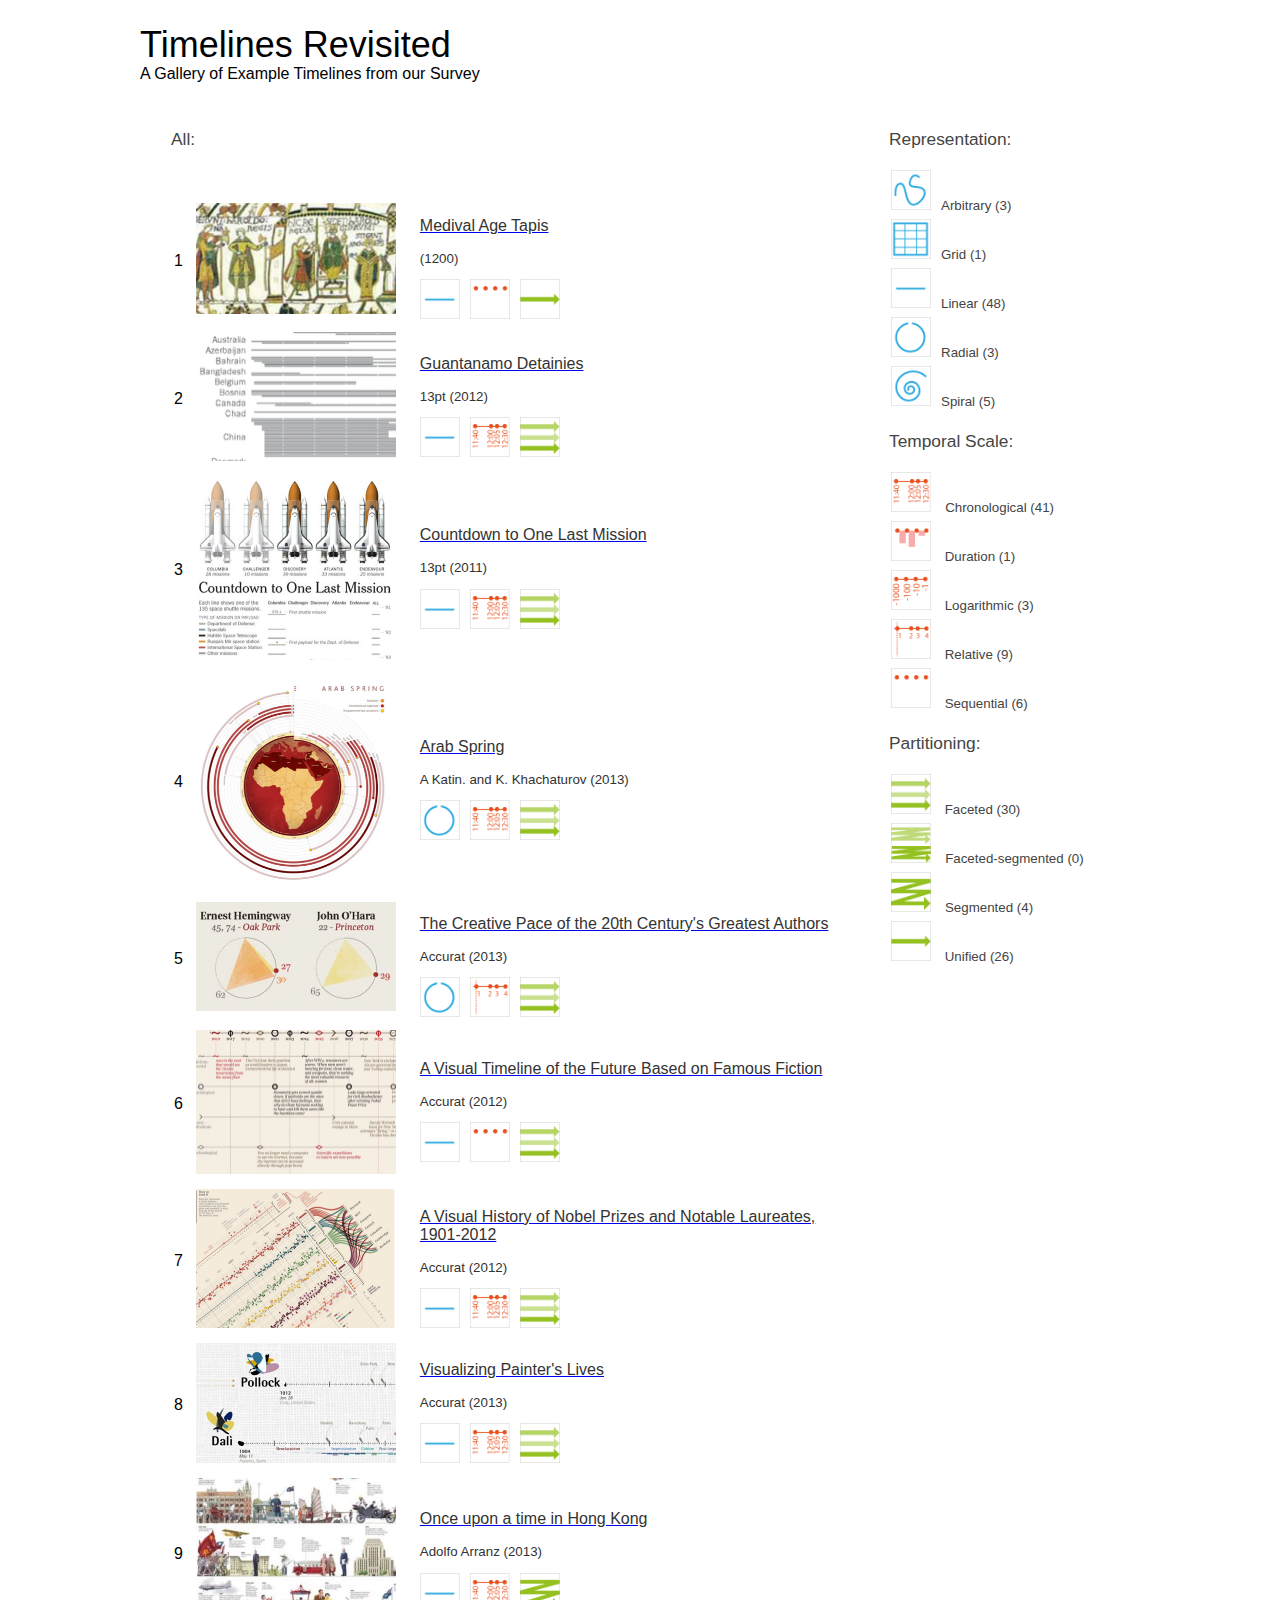
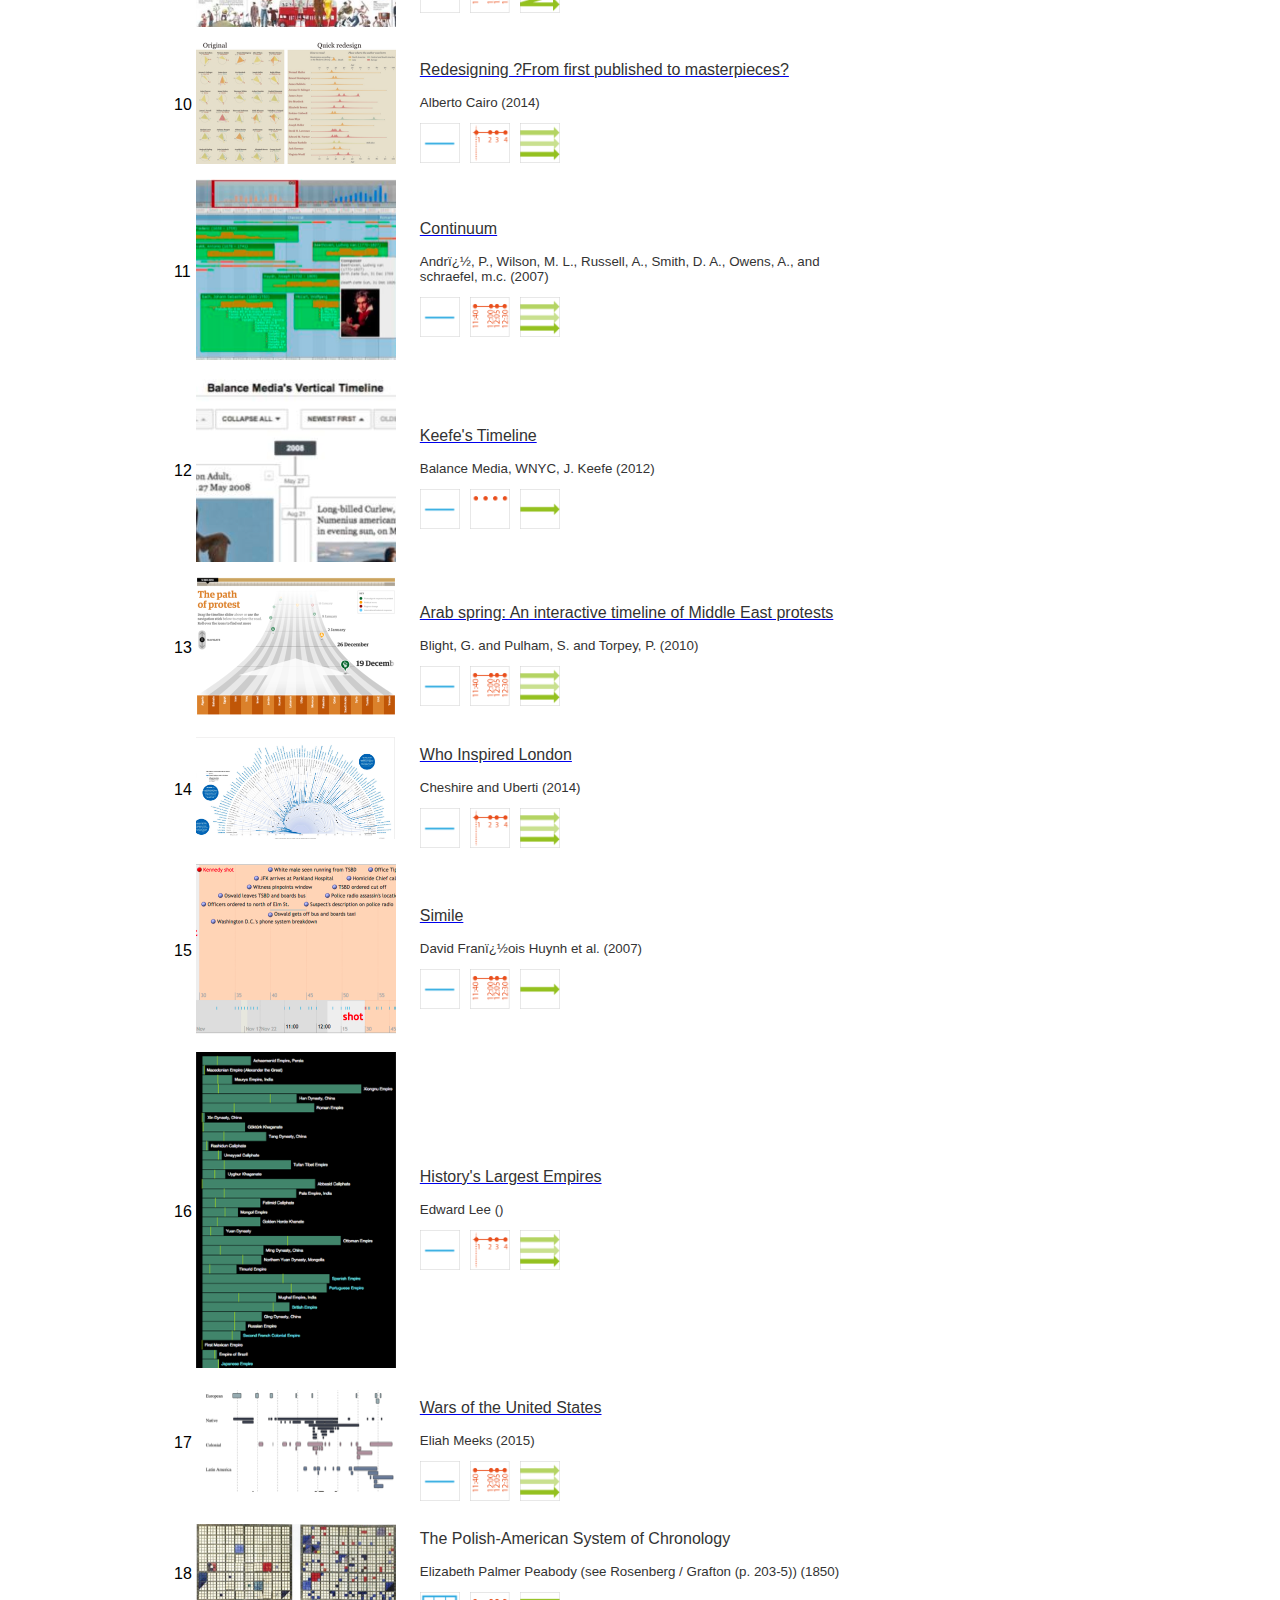
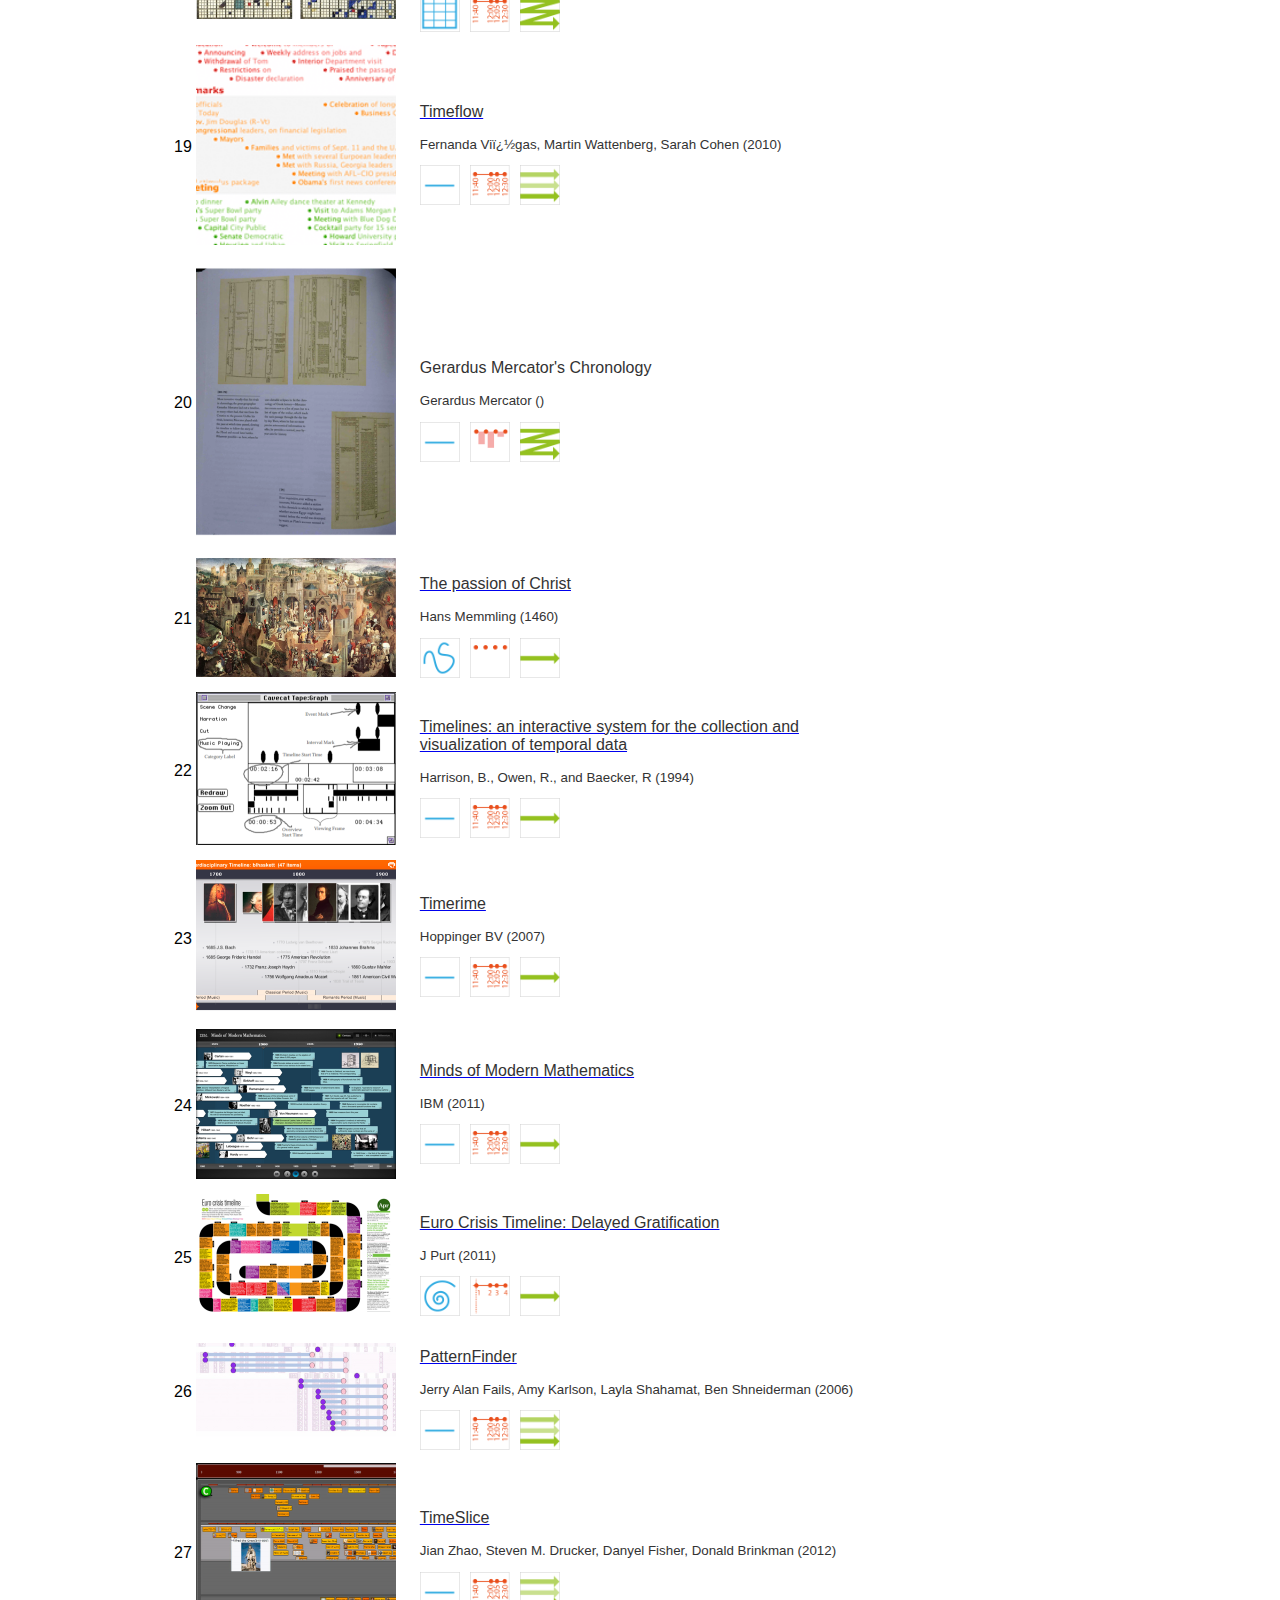
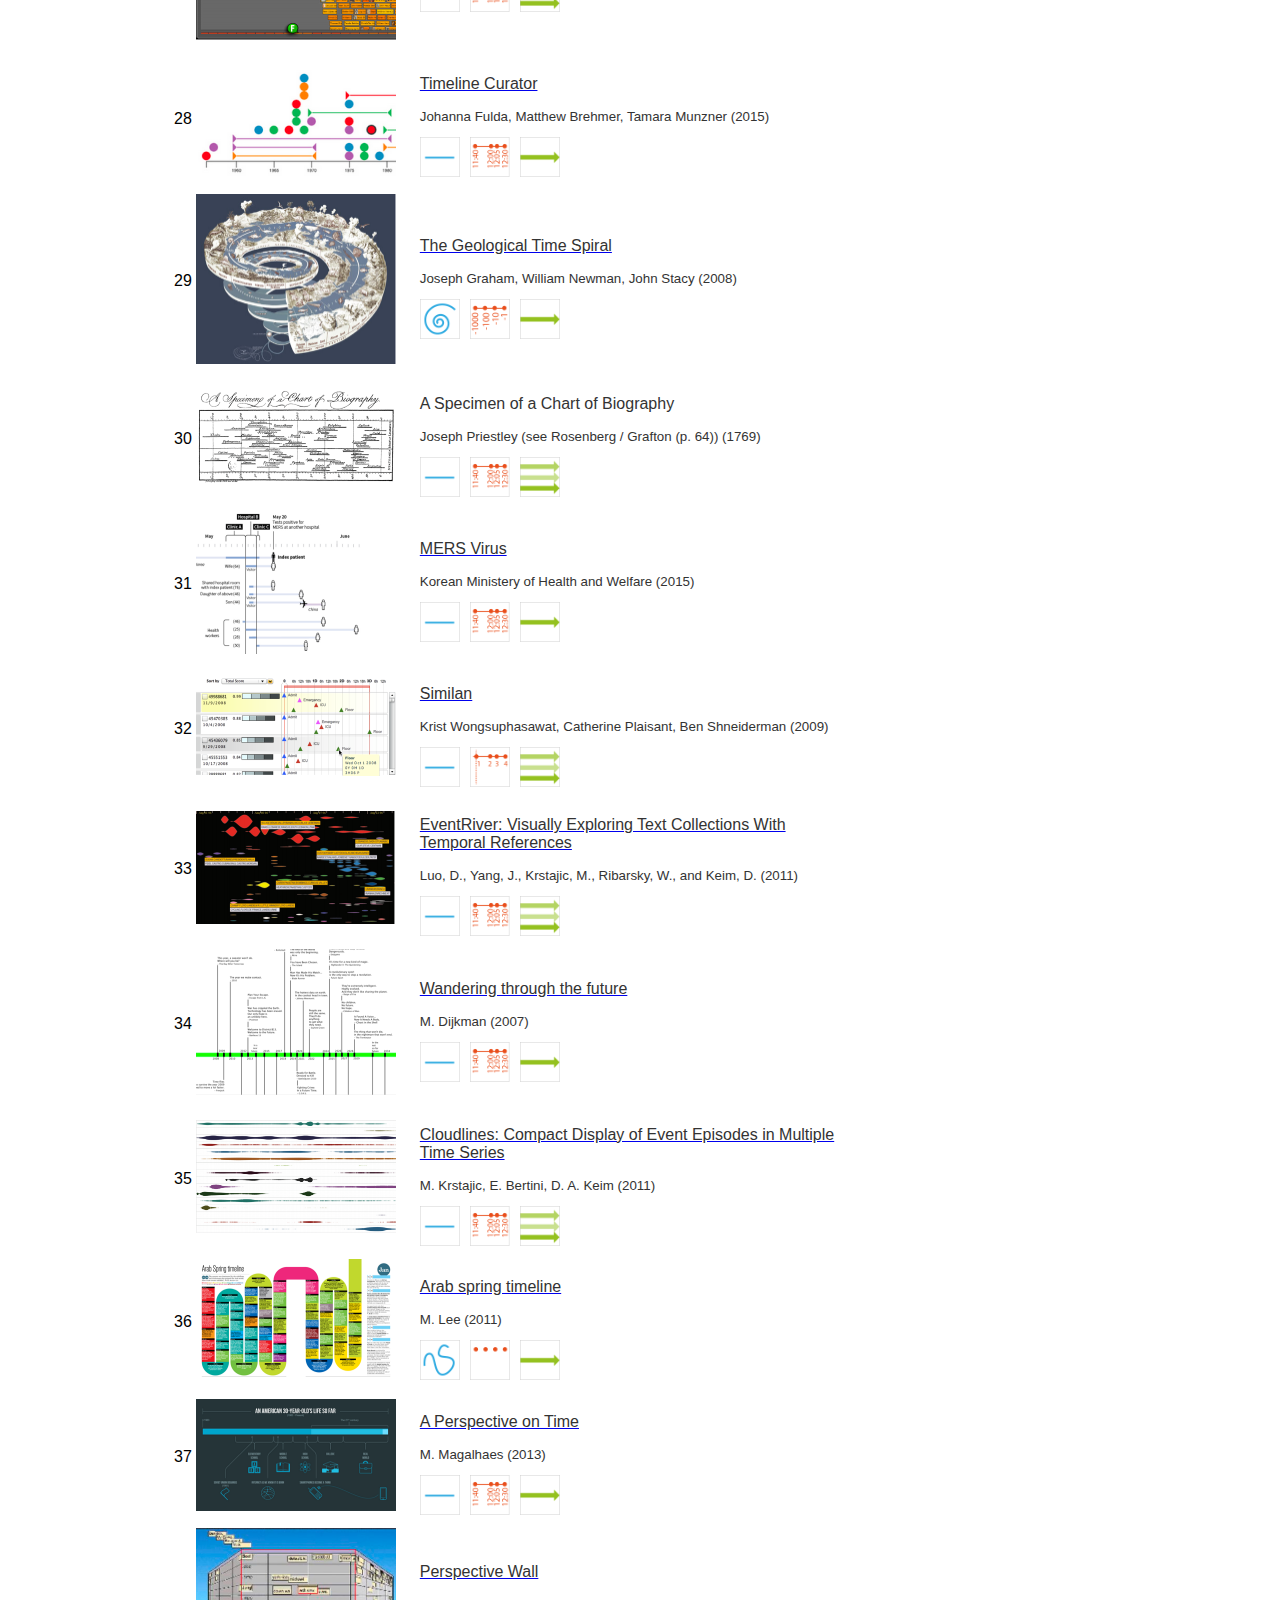
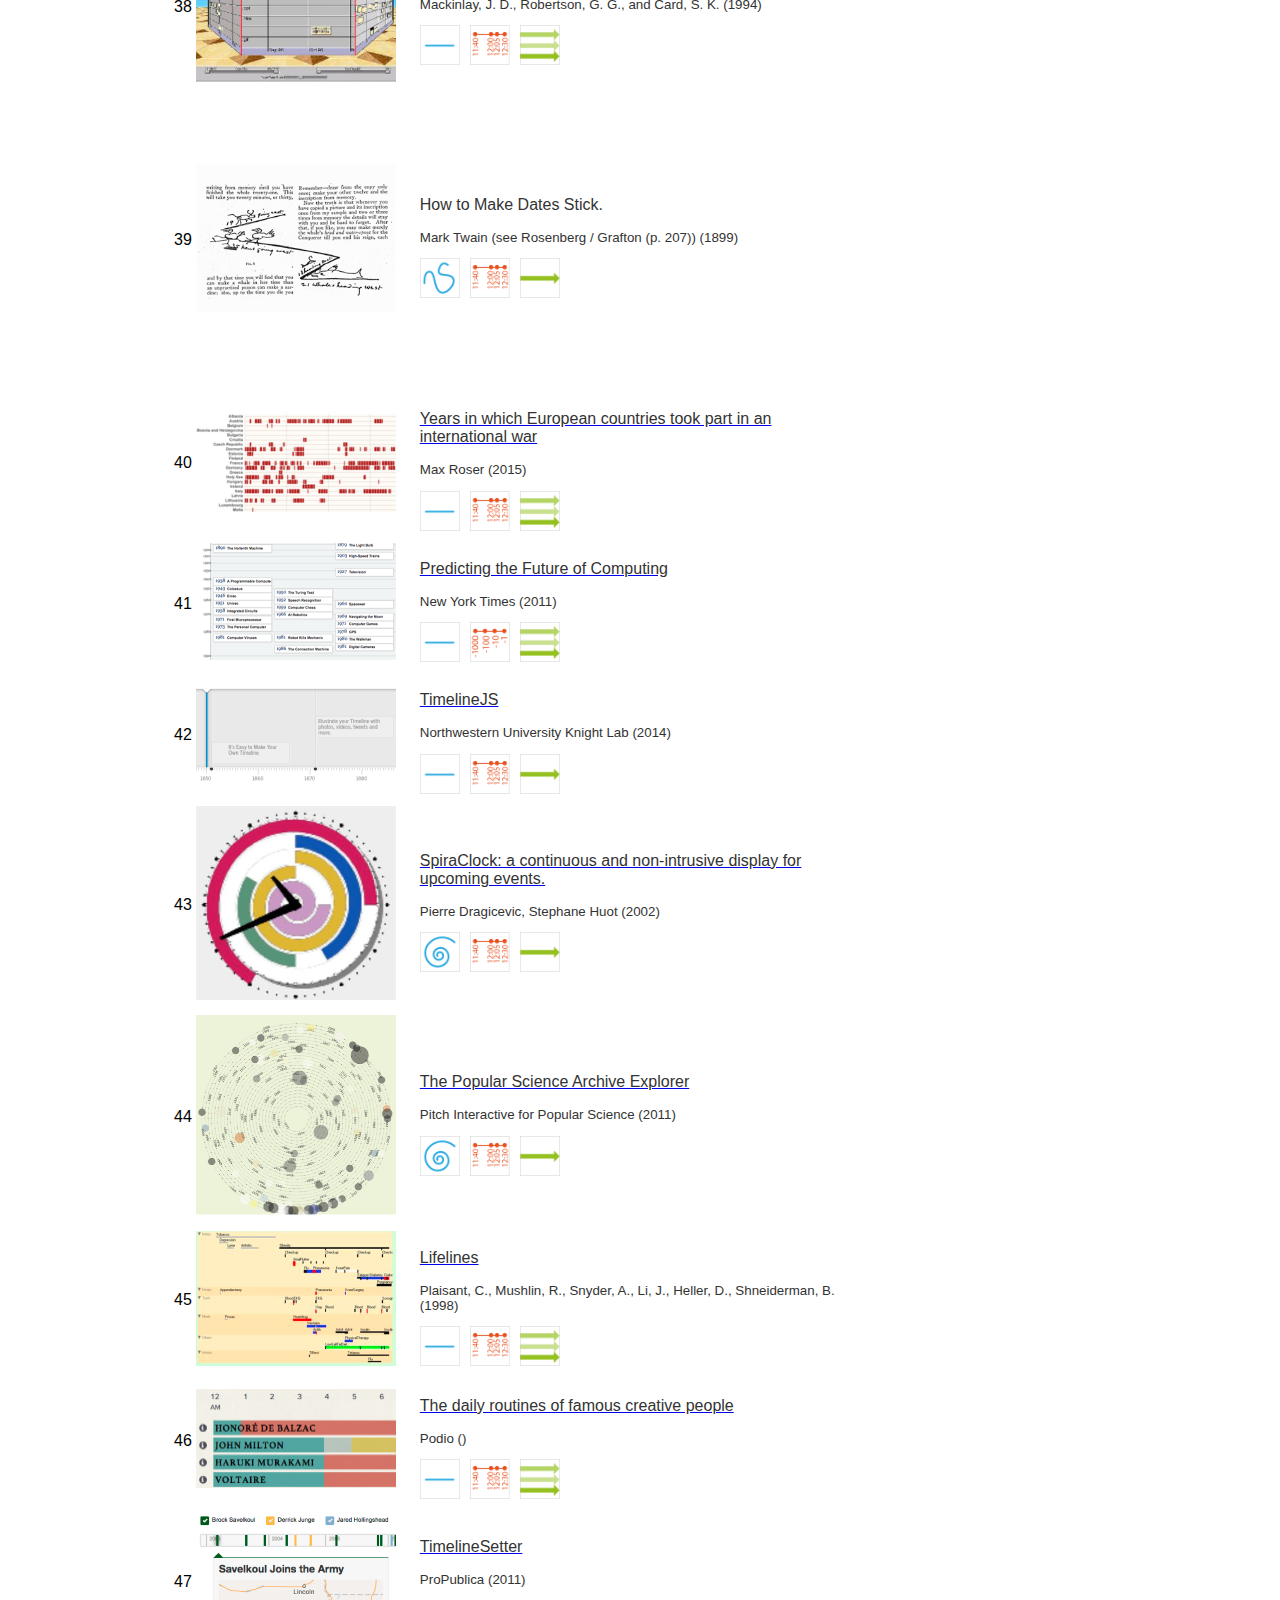
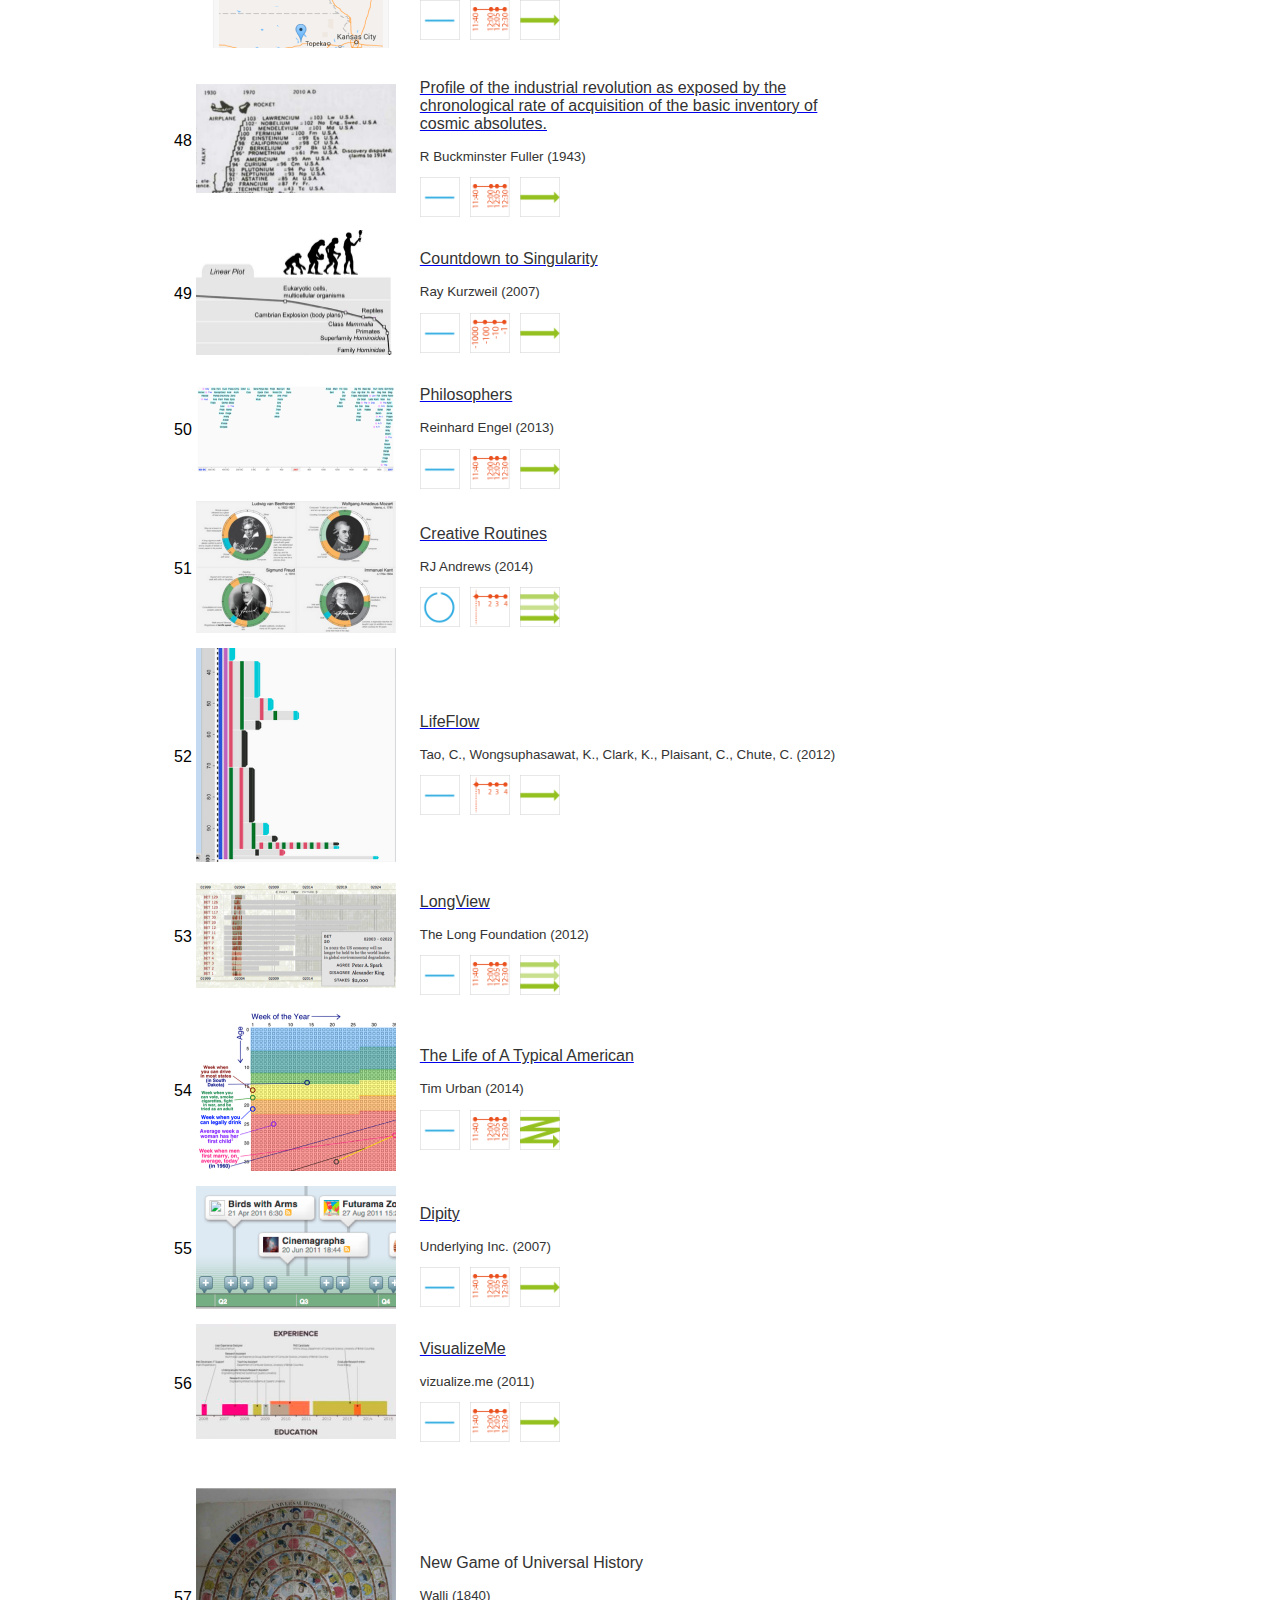
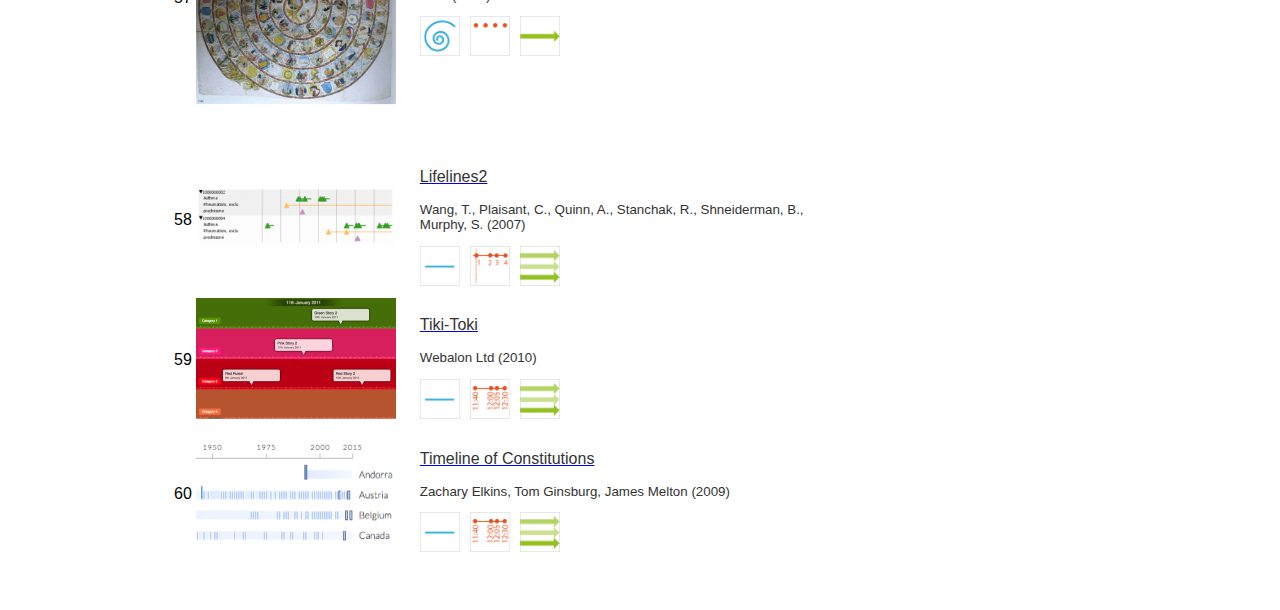
<file: survey/index.html>
<!DOCTYPE html>
<!-- saved from url=(0032)http://aviz.fr/~bbach/timelines/ -->
<html><head><meta http-equiv="Content-Type" content="text/html; charset=windows-1252">
	<meta charset="ISO-8859-1">
	<title>Timeline Survey Examples</title>
	<link rel="stylesheet" type="text/css" href="./index_files/styles.css">
	<link href="http://fonts.googleapis.com/css?family=Open+Sans:300,400" rel="stylesheet" type="text/css">
	<link href="./index_files/css" rel="stylesheet" type="text/css">
</head>

<body>
	<div id="main">
			<h1>Timelines Revisited</h1>
			A Gallery of Example Timelines from our Survey
			<table id="layout">

			<tbody><tr>
			<!-- td id="menu">
				<h2>Contributors</h2>

		  		</br>
		  		<h2>Other visualization surveys</h2>
		  		<a class="contributor" target="_blank" href="http://www.spacetimecubevis.com" target="_blank">spacetimecubevis.com</a></br>
		  		<a class="contributor" target="_blank" href="http://dynamicgraphs.fbeck.com" target="_blank">dynamicgraphs.fbeck.com</a></br>
		  		<a class="contributor" target="_blank" href="http://timeviz.net" target="_blank">timeviz.net</a></br>
		  		<a class="contributor" target="_blank" href="http://treevis.net" target="_blank">treevis.net</a></br>
		  		<a class="contributor" target="_blank" href="http://setviz.net" target="_blank">setviz.net</a></br>
		  		<a class="contributor" target="_blank" href="http://aviz.fr/physvis" target="_blank">aviz.fr/physvis</a></br>
				<a class="contributor" target="_blank" href="http://financevis.net" target="_blank">financevis.net</a></br>
				<a class="contributor" target="_blank" href="http://textvis.lnu.se" target="_blank">textvis.lnu.se</a></br>
		 		<a class="contributor" target="_blank" href="http://multivis.net" target="_blank">multivis.net</a></br>
		 		</td>
	  		</td> -->

	  		<td id="table"><h2>All:</h2><table id="articleTable"><tbody><tr id=" .  . "><td class="count">1</td><td class="image"><a href="./index_files/medival.png" target="_blank"><img class="preview" src="./index_files/medival.png"></a></td><td class="body"><a class="underlined" target="_blank" href="http://www.buw-output-archiv.uni-wuppertal.de/ausgabe4/martinez/p_pics/martinez_abb1.jpg"><p class="title">Medival Age Tapis </p></a><a><p class="author"> (1200)</p><img class="icon-project" src="./index_files/r-1.png"><img class="icon-project" src="./index_files/t-5.png"><img class="icon-project" src="./index_files/p-1.png"></a></td></tr><tr id=" .  . "><td class="count">2</td><td class="image"><a href="./index_files/guantanamo.png" target="_blank"><img class="preview" src="./index_files/guantanamo.png"></a></td><td class="body"><a class="underlined" target="_blank" href="http://style.org/lines/"><p class="title">Guantanamo Detainies</p></a><a><p class="author">13pt (2012)</p><img class="icon-project" src="./index_files/r-1.png"><img class="icon-project" src="./index_files/t-1.png"><img class="icon-project" src="./index_files/p-2.png"></a></td></tr><tr id=" .  . "><td class="count">3</td><td class="image"><a href="./index_files/countdown.png" target="_blank"><img class="preview" src="./index_files/countdown.png"></a></td><td class="body"><a class="underlined" target="_blank" href="http://13pt.com/projects/nyt110705/"><p class="title">Countdown to One Last Mission</p></a><a><p class="author">13pt (2011)</p><img class="icon-project" src="./index_files/r-1.png"><img class="icon-project" src="./index_files/t-1.png"><img class="icon-project" src="./index_files/p-2.png"></a></td></tr><tr id=" .  . "><td class="count">4</td><td class="image"><a href="./index_files/arabspring3.png" target="_blank"><img class="preview" src="./index_files/arabspring3.png"></a></td><td class="body"><a class="underlined" target="_blank" href="http://www.informationisbeautifulawards.com/showcase/113-arab-spring"><p class="title">Arab Spring</p></a><a><p class="author">A Katin. and K. Khachaturov (2013)</p><img class="icon-project" src="./index_files/r-3.png"><img class="icon-project" src="./index_files/t-1.png"><img class="icon-project" src="./index_files/p-2.png"></a></td></tr><tr id=" .  . "><td class="count">5</td><td class="image"><a href="./index_files/authors.png" target="_blank"><img class="preview" src="./index_files/authors.png"></a></td><td class="body"><a class="underlined" target="_blank" href="http://www.brainpickings.org/2013/11/29/accurat-modern-library/"><p class="title">The Creative Pace of the 20th Century's Greatest Authors</p></a><a><p class="author">Accurat (2013)</p><img class="icon-project" src="./index_files/r-3.png"><img class="icon-project" src="./index_files/t-4.png"><img class="icon-project" src="./index_files/p-2.png"></a></td></tr><tr id=" .  . "><td class="count">6</td><td class="image"><a href="./index_files/timelineofthefuture.png" target="_blank"><img class="preview" src="./index_files/timelineofthefuture.png"></a></td><td class="body"><a class="underlined" target="_blank" href="https://www.brainpickings.org/index.php/2012/11/21/giorgia-lupi-future-timeline/"><p class="title">A Visual Timeline of the Future Based on Famous Fiction</p></a><a><p class="author">Accurat (2012)</p><img class="icon-project" src="./index_files/r-1.png"><img class="icon-project" src="./index_files/t-5.png"><img class="icon-project" src="./index_files/p-2.png"></a></td></tr><tr id=" .  . "><td class="count">7</td><td class="image"><a href="./index_files/nobelprizes.png" target="_blank"><img class="preview" src="./index_files/nobelprizes.png"></a></td><td class="body"><a class="underlined" target="_blank" href="https://www.brainpickings.org/2012/11/29/giorgia-lupi-noble-prizes-visualization/"><p class="title">A Visual History of Nobel Prizes and Notable Laureates, 1901-2012</p></a><a><p class="author">Accurat (2012)</p><img class="icon-project" src="./index_files/r-1.png"><img class="icon-project" src="./index_files/t-1.png"><img class="icon-project" src="./index_files/p-2.png"></a></td></tr><tr id=" .  . "><td class="count">8</td><td class="image"><a href="./index_files/painters.png" target="_blank"><img class="preview" src="./index_files/painters.png"></a></td><td class="body"><a class="underlined" target="_blank" href="https://i1.wp.com/www.brainpickings.org/wp-content/uploads/2013/06/acurat_painterslives1.jpg"><p class="title">Visualizing Painter's Lives</p></a><a><p class="author">Accurat (2013)</p><img class="icon-project" src="./index_files/r-1.png"><img class="icon-project" src="./index_files/t-1.png"><img class="icon-project" src="./index_files/p-2.png"></a></td></tr><tr id=" .  . "><td class="count">9</td><td class="image"><a href="./index_files/hongkong.png" target="_blank"><img class="preview" src="./index_files/hongkong.png"></a></td><td class="body"><a class="underlined" target="_blank" href="http://www.scmp.com/infographics/article/1348896/once-upon-time-hong-kong-110-years-south-china-morning-post"><p class="title">Once upon a time in Hong Kong</p></a><a><p class="author">Adolfo Arranz (2013)</p><img class="icon-project" src="./index_files/r-1.png"><img class="icon-project" src="./index_files/t-1.png"><img class="icon-project" src="./index_files/p-3.png"></a></td></tr><tr id=" .  . "><td class="count">10</td><td class="image"><a href="./index_files/redesign.png" target="_blank"><img class="preview" src="./index_files/redesign.png"></a></td><td class="body"><a class="underlined" target="_blank" href="http://thefunctionalart.com/2014/11/redesigning-visualizations.html"><p class="title">Redesigning ?From first published to masterpieces?</p></a><a><p class="author">Alberto Cairo (2014)</p><img class="icon-project" src="./index_files/r-1.png"><img class="icon-project" src="./index_files/t-4.png"><img class="icon-project" src="./index_files/p-2.png"></a></td></tr><tr id=" .  . "><td class="count">11</td><td class="image"><a href="./index_files/continuum.png" target="_blank"><img class="preview" src="./index_files/continuum.png"></a></td><td class="body"><a class="underlined" target="_blank" href="http://eprints.soton.ac.uk/263818/1/continuum-rev.pdf"><p class="title">Continuum</p></a><a><p class="author">Andr�, P., Wilson, M. L., Russell, A., Smith, D. A., Owens, A., and schraefel, m.c.  (2007)</p><img class="icon-project" src="./index_files/r-1.png"><img class="icon-project" src="./index_files/t-1.png"><img class="icon-project" src="./index_files/p-2.png"></a></td></tr><tr id=" .  . "><td class="count">12</td><td class="image"><a href="./index_files/jkeefe.png" target="_blank"><img class="preview" src="./index_files/jkeefe.png"></a></td><td class="body"><a class="underlined" target="_blank" href="https://github.com/jkeefe/Timeline"><p class="title">Keefe's Timeline</p></a><a><p class="author">Balance Media, WNYC, J. Keefe (2012)</p><img class="icon-project" src="./index_files/r-1.png"><img class="icon-project" src="./index_files/t-5.png"><img class="icon-project" src="./index_files/p-1.png"></a></td></tr><tr id=" .  . "><td class="count">13</td><td class="image"><a href="./index_files/arabspring2.png" target="_blank"><img class="preview" src="./index_files/arabspring2.png"></a></td><td class="body"><a class="underlined" target="_blank" href="http://www.theguardian.com/world/interactive/2011/mar/22/middle-east-protest-interactive-timeline"><p class="title">Arab spring: An interactive timeline of Middle East protests</p></a><a><p class="author">Blight, G. and Pulham, S. and Torpey, P. (2010)</p><img class="icon-project" src="./index_files/r-1.png"><img class="icon-project" src="./index_files/t-1.png"><img class="icon-project" src="./index_files/p-2.png"></a></td></tr><tr id=" .  . "><td class="count">14</td><td class="image"><a href="./index_files/london.png" target="_blank"><img class="preview" src="./index_files/london.png"></a></td><td class="body"><a class="underlined" target="_blank" href="http://theinformationcapital.com/project/who-london-inspired/"><p class="title">Who Inspired London</p></a><a><p class="author">Cheshire and Uberti (2014)</p><img class="icon-project" src="./index_files/r-1.png"><img class="icon-project" src="./index_files/t-4.png"><img class="icon-project" src="./index_files/p-2.png"></a></td></tr><tr id=" .  . "><td class="count">15</td><td class="image"><a href="./index_files/simile.png" target="_blank"><img class="preview" src="./index_files/simile.png"></a></td><td class="body"><a class="underlined" target="_blank" href="http://simile-widgets.org/timeline/"><p class="title">Simile</p></a><a><p class="author">David Fran�ois Huynh et al. (2007)</p><img class="icon-project" src="./index_files/r-1.png"><img class="icon-project" src="./index_files/t-1.png"><img class="icon-project" src="./index_files/p-1.png"></a></td></tr><tr id=" .  . "><td class="count">16</td><td class="image"><a href="./index_files/empires.png" target="_blank"><img class="preview" src="./index_files/empires.png"></a></td><td class="body"><a class="underlined" target="_blank" href="http://nowherenearithaca.github.io/empires/index.html"><p class="title">History's Largest Empires</p></a><a><p class="author">Edward Lee ()</p><img class="icon-project" src="./index_files/r-1.png"><img class="icon-project" src="./index_files/t-4.png"><img class="icon-project" src="./index_files/p-2.png"></a></td></tr><tr id=" .  . "><td class="count">17</td><td class="image"><a href="./index_files/uswars.png" target="_blank"><img class="preview" src="./index_files/uswars.png"></a></td><td class="body"><a class="underlined" target="_blank" href="https://twitter.com/Elijah_Meeks/status/643646519141240832/photo/1"><p class="title">Wars of the United States</p></a><a><p class="author">Eliah Meeks (2015)</p><img class="icon-project" src="./index_files/r-1.png"><img class="icon-project" src="./index_files/t-1.png"><img class="icon-project" src="./index_files/p-2.png"></a></td></tr><tr id=" .  . "><td class="count">18</td><td class="image"><a href="./index_files/polishamerican.png" target="_blank"><img class="preview" src="./index_files/polishamerican.png"></a></td><td class="body"><p class="title">The Polish-American System of Chronology</p><p class="author">Elizabeth Palmer Peabody (see Rosenberg / Grafton (p. 203-5)) (1850)</p><img class="icon-project" src="./index_files/r-2.png"><img class="icon-project" src="./index_files/t-1.png"><img class="icon-project" src="./index_files/p-3.png"></td></tr><tr id=" .  . "><td class="count">19</td><td class="image"><a href="./index_files/timeflow.png" target="_blank"><img class="preview" src="./index_files/timeflow.png"></a></td><td class="body"><a class="underlined" target="_blank" href="http://hint.fm/projects/timeflow/"><p class="title">Timeflow</p></a><a><p class="author">Fernanda Vi�gas, Martin Wattenberg, Sarah Cohen (2010)</p><img class="icon-project" src="./index_files/r-1.png"><img class="icon-project" src="./index_files/t-1.png"><img class="icon-project" src="./index_files/p-2.png"></a></td></tr><tr id=" .  . "><td class="count">20</td><td class="image"><a href="./index_files/gerarduschronolgy.png" target="_blank"><img class="preview" src="./index_files/gerarduschronolgy.png"></a></td><td class="body"><p class="title">Gerardus Mercator's Chronology</p><p class="author">Gerardus Mercator ()</p><img class="icon-project" src="./index_files/r-1.png"><img class="icon-project" src="./index_files/t-2.png"><img class="icon-project" src="./index_files/p-3.png"></td></tr><tr id=" .  . "><td class="count">21</td><td class="image"><a href="./index_files/christ.png" target="_blank"><img class="preview" src="./index_files/christ.png"></a></td><td class="body"><a class="underlined" target="_blank" href="https://upload.wikimedia.org/wikipedia/commons/d/d5/15th-century_unknown_painters_-_The_Passion_of_Christ_-_WGA23733.jpg"><p class="title">The passion of Christ</p></a><a><p class="author">Hans Memmling (1460)</p><img class="icon-project" src="./index_files/r-5.png"><img class="icon-project" src="./index_files/t-5.png"><img class="icon-project" src="./index_files/p-1.png"></a></td></tr><tr id=" .  . "><td class="count">22</td><td class="image"><a href="./index_files/timelines.png" target="_blank"><img class="preview" src="./index_files/timelines.png"></a></td><td class="body"><a class="underlined" target="_blank" href="http://citeseerx.ist.psu.edu/viewdoc/download?doi=10.1.1.11.7608&rep=rep1&type=pdf"><p class="title">Timelines: an interactive system for the collection and visualization of temporal data</p></a><a><p class="author">Harrison, B., Owen, R., and Baecker, R (1994)</p><img class="icon-project" src="./index_files/r-1.png"><img class="icon-project" src="./index_files/t-1.png"><img class="icon-project" src="./index_files/p-1.png"></a></td></tr><tr id=" .  . "><td class="count">23</td><td class="image"><a href="./index_files/timerime.png" target="_blank"><img class="preview" src="./index_files/timerime.png"></a></td><td class="body"><a class="underlined" target="_blank" href="http://timerime.com/"><p class="title">Timerime</p></a><a><p class="author">Hoppinger BV (2007)</p><img class="icon-project" src="./index_files/r-1.png"><img class="icon-project" src="./index_files/t-1.png"><img class="icon-project" src="./index_files/p-1.png"></a></td></tr><tr id=" .  . "><td class="count">24</td><td class="image"><a href="./index_files/mindsofmodernmathematics.png" target="_blank"><img class="preview" src="./index_files/mindsofmodernmathematics.png"></a></td><td class="body"><a class="underlined" target="_blank" href="https://www.ibm.com/developerworks/community/blogs/mobile/entry/new_app_minds_of_modern_mathematics17?lang=en"><p class="title">Minds of Modern Mathematics</p></a><a><p class="author">IBM (2011)</p><img class="icon-project" src="./index_files/r-1.png"><img class="icon-project" src="./index_files/t-1.png"><img class="icon-project" src="./index_files/p-1.png"></a></td></tr><tr id=" .  . "><td class="count">25</td><td class="image"><a href="./index_files/eurocrisis.png" target="_blank"><img class="preview" src="./index_files/eurocrisis.png"></a></td><td class="body"><a class="underlined" target="_blank" href="http://www.slow-journalism.com/euro-crisis-timeline"><p class="title">Euro Crisis Timeline: Delayed Gratification</p></a><a><p class="author">J Purt (2011)</p><img class="icon-project" src="./index_files/r-4.png"><img class="icon-project" src="./index_files/t-4.png"><img class="icon-project" src="./index_files/p-1.png"></a></td></tr><tr id=" .  . "><td class="count">26</td><td class="image"><a href="./index_files/patternfinder.png" target="_blank"><img class="preview" src="./index_files/patternfinder.png"></a></td><td class="body"><a class="underlined" target="_blank" href="http://cgis.cs.umd.edu/localphp/hcil/tech-reports-search.php?number=2005-25"><p class="title">PatternFinder</p></a><a><p class="author">Jerry Alan Fails, Amy Karlson, Layla Shahamat, Ben Shneiderman (2006)</p><img class="icon-project" src="./index_files/r-1.png"><img class="icon-project" src="./index_files/t-1.png"><img class="icon-project" src="./index_files/p-2.png"></a></td></tr><tr id=" .  . "><td class="count">27</td><td class="image"><a href="./index_files/timeslice.png" target="_blank"><img class="preview" src="./index_files/timeslice.png"></a></td><td class="body"><a class="underlined" target="_blank" href="http://www.cs.utoronto.ca/~jianzhao/papers/timeslice.pdf"><p class="title">TimeSlice</p></a><a><p class="author">Jian Zhao, Steven M. Drucker, Danyel Fisher, Donald Brinkman (2012)</p><img class="icon-project" src="./index_files/r-1.png"><img class="icon-project" src="./index_files/t-1.png"><img class="icon-project" src="./index_files/p-2.png"></a></td></tr><tr id=" .  . "><td class="count">28</td><td class="image"><a href="./index_files/timelinecurator.png" target="_blank"><img class="preview" src="./index_files/timelinecurator.png"></a></td><td class="body"><a class="underlined" target="_blank" href="http://www.cs.ubc.ca/group/infovis/software/TimeLineCurator/"><p class="title">Timeline Curator</p></a><a><p class="author">Johanna Fulda, Matthew Brehmer, Tamara Munzner  (2015)</p><img class="icon-project" src="./index_files/r-1.png"><img class="icon-project" src="./index_files/t-1.png"><img class="icon-project" src="./index_files/p-1.png"></a></td></tr><tr id=" .  . "><td class="count">29</td><td class="image"><a href="./index_files/geology.png" target="_blank"><img class="preview" src="./index_files/geology.png"></a></td><td class="body"><a class="underlined" target="_blank" href="http://pubs.usgs.gov/gip/2008/58/"><p class="title">The Geological Time Spiral</p></a><a><p class="author">Joseph Graham, William Newman, John Stacy (2008)</p><img class="icon-project" src="./index_files/r-4.png"><img class="icon-project" src="./index_files/t-3.png"><img class="icon-project" src="./index_files/p-1.png"></a></td></tr><tr id=" .  . "><td class="count">30</td><td class="image"><a href="./index_files/priestley.png" target="_blank"><img class="preview" src="./index_files/priestley.png"></a></td><td class="body"><p class="title">A Specimen of a Chart of Biography</p><p class="author">Joseph Priestley (see Rosenberg / Grafton (p. 64)) (1769)</p><img class="icon-project" src="./index_files/r-1.png"><img class="icon-project" src="./index_files/t-1.png"><img class="icon-project" src="./index_files/p-2.png"></td></tr><tr id=" .  . "><td class="count">31</td><td class="image"><a href="./index_files/mers.png" target="_blank"><img class="preview" src="./index_files/mers.png"></a></td><td class="body"><a class="underlined" target="_blank" href="http://fingfx.thomsonreuters.com/2015/06/03/161148c686.jpg"><p class="title">MERS Virus</p></a><a><p class="author">Korean Ministery of Health and Welfare (2015)</p><img class="icon-project" src="./index_files/r-1.png"><img class="icon-project" src="./index_files/t-1.png"><img class="icon-project" src="./index_files/p-1.png"></a></td></tr><tr id=" .  . "><td class="count">32</td><td class="image"><a href="./index_files/similan.png" target="_blank"><img class="preview" src="./index_files/similan.png"></a></td><td class="body"><a class="underlined" target="_blank" href="http://www.cs.umd.edu/hcil/similan/"><p class="title">Similan</p></a><a><p class="author">Krist Wongsuphasawat, Catherine Plaisant, Ben Shneiderman (2009)</p><img class="icon-project" src="./index_files/r-1.png"><img class="icon-project" src="./index_files/t-4.png"><img class="icon-project" src="./index_files/p-2.png"></a></td></tr><tr id=" .  . "><td class="count">33</td><td class="image"><a href="./index_files/eventriver.png" target="_blank"><img class="preview" src="./index_files/eventriver.png"></a></td><td class="body"><a class="underlined" target="_blank" href="http://ieeexplore.ieee.org/xpls/abs_all.jsp?arnumber=5611507&tag=1"><p class="title">EventRiver: Visually Exploring Text Collections With Temporal References</p></a><a><p class="author">Luo, D., Yang, J., Krstajic, M., Ribarsky, W., and Keim, D. (2011)</p><img class="icon-project" src="./index_files/r-1.png"><img class="icon-project" src="./index_files/t-1.png"><img class="icon-project" src="./index_files/p-2.png"></a></td></tr><tr id=" .  . "><td class="count">34</td><td class="image"><a href="./index_files/wanderingthefuture.png" target="_blank"><img class="preview" src="./index_files/wanderingthefuture.png"></a></td><td class="body"><a class="underlined" target="_blank" href="http://www.marjolijndijkman.com/old/app/webroot/img/uploads/file/timeline.pdf"><p class="title">Wandering through the future</p></a><a><p class="author">M. Dijkman (2007)</p><img class="icon-project" src="./index_files/r-1.png"><img class="icon-project" src="./index_files/t-1.png"><img class="icon-project" src="./index_files/p-1.png"></a></td></tr><tr id=" .  . "><td class="count">35</td><td class="image"><a href="./index_files/cloudlines.png" target="_blank"><img class="preview" src="./index_files/cloudlines.png"></a></td><td class="body"><a class="underlined" target="_blank" href="http://bib.dbvis.de/uploadedFiles/356.pdf"><p class="title">Cloudlines: Compact Display of Event Episodes in Multiple Time Series</p></a><a><p class="author">M. Krstajic, E. Bertini, D. A. Keim (2011)</p><img class="icon-project" src="./index_files/r-1.png"><img class="icon-project" src="./index_files/t-1.png"><img class="icon-project" src="./index_files/p-2.png"></a></td></tr><tr id=" .  . "><td class="count">36</td><td class="image"><a href="./index_files/arabspring.png" target="_blank"><img class="preview" src="./index_files/arabspring.png"></a></td><td class="body"><a class="underlined" target="_blank" href="http://www.slow-journalism.com/arab-spring-timeline"><p class="title">Arab spring timeline</p></a><a><p class="author">M. Lee (2011)</p><img class="icon-project" src="./index_files/r-5.png"><img class="icon-project" src="./index_files/t-5.png"><img class="icon-project" src="./index_files/p-1.png"></a></td></tr><tr id=" .  . "><td class="count">37</td><td class="image"><a href="./index_files/perspectiveontime.png" target="_blank"><img class="preview" src="./index_files/perspectiveontime.png"></a></td><td class="body"><a class="underlined" target="_blank" href="http://visual.ly/perspective-time?utm_source=social&utm_medium=twitter&utm_campaign=meet"><p class="title">A Perspective on Time</p></a><a><p class="author">M. Magalhaes (2013)</p><img class="icon-project" src="./index_files/r-1.png"><img class="icon-project" src="./index_files/t-1.png"><img class="icon-project" src="./index_files/p-1.png"></a></td></tr><tr id=" .  . "><td class="count">38</td><td class="image"><a href="./index_files/perspectivewall.png" target="_blank"><img class="preview" src="./index_files/perspectivewall.png"></a></td><td class="body"><a class="underlined" target="_blank" href="http://citeseerx.ist.psu.edu/viewdoc/download?doi=10.1.1.11.7608&rep=rep1&type=pdf"><p class="title">Perspective Wall</p></a><a><p class="author">Mackinlay, J. D., Robertson, G. G., and Card, S. K. (1994)</p><img class="icon-project" src="./index_files/r-1.png"><img class="icon-project" src="./index_files/t-1.png"><img class="icon-project" src="./index_files/p-2.png"></a></td></tr><tr id=" .  . "><td class="count">39</td><td class="image"><a href="./index_files/marktwain.png" target="_blank"><img class="preview" src="./index_files/marktwain.png"></a></td><td class="body"><p class="title">How to Make Dates Stick.</p><p class="author">Mark Twain (see Rosenberg / Grafton (p. 207)) (1899)</p><img class="icon-project" src="./index_files/r-5.png"><img class="icon-project" src="./index_files/t-1.png"><img class="icon-project" src="./index_files/p-1.png"></td></tr><tr id=" .  . "><td class="count">40</td><td class="image"><a href="./index_files/europeanwars.png" target="_blank"><img class="preview" src="./index_files/europeanwars.png"></a></td><td class="body"><a class="underlined" target="_blank" href="http://ourworldindata.org/data/war-peace/war-and-peace-before-1945/#years-in-which-european-countries-took-part-in-an-international-war-1500-2000-max-roserref"><p class="title">Years in which European countries took part in an international war</p></a><a><p class="author">Max Roser (2015)</p><img class="icon-project" src="./index_files/r-1.png"><img class="icon-project" src="./index_files/t-1.png"><img class="icon-project" src="./index_files/p-2.png"></a></td></tr><tr id=" .  . "><td class="count">41</td><td class="image"><a href="./index_files/futureofcomputing.png" target="_blank"><img class="preview" src="./index_files/futureofcomputing.png"></a></td><td class="body"><a class="underlined" target="_blank" href="http://www.nytimes.com/interactive/2011/12/06/science/20111206-technology-timeline.html?_r=0"><p class="title">Predicting the Future of Computing</p></a><a><p class="author">New York Times (2011)</p><img class="icon-project" src="./index_files/r-1.png"><img class="icon-project" src="./index_files/t-3.png"><img class="icon-project" src="./index_files/p-2.png"></a></td></tr><tr id=" .  . "><td class="count">42</td><td class="image"><a href="./index_files/timelinejs.png" target="_blank"><img class="preview" src="./index_files/timelinejs.png"></a></td><td class="body"><a class="underlined" target="_blank" href="http://timeline.knightlab.com/"><p class="title">TimelineJS</p></a><a><p class="author">Northwestern University Knight Lab (2014)</p><img class="icon-project" src="./index_files/r-1.png"><img class="icon-project" src="./index_files/t-1.png"><img class="icon-project" src="./index_files/p-1.png"></a></td></tr><tr id=" .  . "><td class="count">43</td><td class="image"><a href="./index_files/spiraclock.png" target="_blank"><img class="preview" src="./index_files/spiraclock.png"></a></td><td class="body"><a class="underlined" target="_blank" href="http://dx.doi.org/10.1145/506443.506505"><p class="title">SpiraClock: a continuous and non-intrusive display for upcoming events.</p></a><a><p class="author">Pierre Dragicevic, Stephane Huot (2002)</p><img class="icon-project" src="./index_files/r-4.png"><img class="icon-project" src="./index_files/t-1.png"><img class="icon-project" src="./index_files/p-1.png"></a></td></tr><tr id=" .  . "><td class="count">44</td><td class="image"><a href="./index_files/popularscience.png" target="_blank"><img class="preview" src="./index_files/popularscience.png"></a></td><td class="body"><a class="underlined" target="_blank" href="http://popsci.com/content/wordfrequency"><p class="title">The Popular Science Archive Explorer</p></a><a><p class="author">Pitch Interactive for Popular Science (2011)</p><img class="icon-project" src="./index_files/r-4.png"><img class="icon-project" src="./index_files/t-1.png"><img class="icon-project" src="./index_files/p-1.png"></a></td></tr><tr id=" .  . "><td class="count">45</td><td class="image"><a href="./index_files/lifelines.png" target="_blank"><img class="preview" src="./index_files/lifelines.png"></a></td><td class="body"><a class="underlined" target="_blank" href="http://www.cs.umd.edu/hcil/lifelines/"><p class="title">Lifelines</p></a><a><p class="author">Plaisant, C., Mushlin, R., Snyder, A., Li, J., Heller, D., Shneiderman, B. (1998)</p><img class="icon-project" src="./index_files/r-1.png"><img class="icon-project" src="./index_files/t-1.png"><img class="icon-project" src="./index_files/p-2.png"></a></td></tr><tr id=" .  . "><td class="count">46</td><td class="image"><a href="./index_files/famouspeople.png" target="_blank"><img class="preview" src="./index_files/famouspeople.png"></a></td><td class="body"><a class="underlined" target="_blank" href="https://podio.com/site/creative-routines"><p class="title">The daily routines of famous creative people</p></a><a><p class="author">Podio ()</p><img class="icon-project" src="./index_files/r-1.png"><img class="icon-project" src="./index_files/t-1.png"><img class="icon-project" src="./index_files/p-2.png"></a></td></tr><tr id=" .  . "><td class="count">47</td><td class="image"><a href="./index_files/timelinsetter.png" target="_blank"><img class="preview" src="./index_files/timelinsetter.png"></a></td><td class="body"><a class="underlined" target="_blank" href="http://propublica.github.io/timeline-setter/"><p class="title">TimelineSetter</p></a><a><p class="author">ProPublica (2011)</p><img class="icon-project" src="./index_files/r-1.png"><img class="icon-project" src="./index_files/t-1.png"><img class="icon-project" src="./index_files/p-1.png"></a></td></tr><tr id=" .  . "><td class="count">48</td><td class="image"><a href="./index_files/elements.png" target="_blank"><img class="preview" src="./index_files/elements.png"></a></td><td class="body"><a class="underlined" target="_blank" href="http://visualoop.com/media/2015/03/Profile-of-the-Industrial-Revolution-as-exposed-by-the-chronological-rate-of-acquisition-of-the-basic-inventory-of-cosmic-absolutes-the-92-Elements-1943.png"><p class="title">Profile of the industrial revolution as exposed by the chronological rate of acquisition of the basic inventory of cosmic absolutes.</p></a><a><p class="author">R Buckminster Fuller (1943)</p><img class="icon-project" src="./index_files/r-1.png"><img class="icon-project" src="./index_files/t-1.png"><img class="icon-project" src="./index_files/p-1.png"></a></td></tr><tr id=" .  . "><td class="count">49</td><td class="image"><a href="./index_files/singualarity.png" target="_blank"><img class="preview" src="./index_files/singualarity.png"></a></td><td class="body"><a class="underlined" target="_blank" href="http://www.singularity.com/images/charts/CountdowntoSingularityLin.jpg"><p class="title">Countdown to Singularity</p></a><a><p class="author">Ray Kurzweil (2007)</p><img class="icon-project" src="./index_files/r-1.png"><img class="icon-project" src="./index_files/t-3.png"><img class="icon-project" src="./index_files/p-1.png"></a></td></tr><tr id=" .  . "><td class="count">50</td><td class="image"><a href="./index_files/philosophers.png" target="_blank"><img class="preview" src="./index_files/philosophers.png"></a></td><td class="body"><a class="underlined" target="_blank" href="http://bl.ocks.org/rengel-de/5603464"><p class="title">Philosophers</p></a><a><p class="author">Reinhard Engel (2013)</p><img class="icon-project" src="./index_files/r-1.png"><img class="icon-project" src="./index_files/t-1.png"><img class="icon-project" src="./index_files/p-1.png"></a></td></tr><tr id=" .  . "><td class="count">51</td><td class="image"><a href="./index_files/famouspeople2.png" target="_blank"><img class="preview" src="./index_files/famouspeople2.png"></a></td><td class="body"><a class="underlined" target="_blank" href="http://huffingtonpost.com/2014/03/29/brilliant-%20people-schedules_n_5055953.html"><p class="title">Creative Routines</p></a><a><p class="author">RJ Andrews (2014)</p><img class="icon-project" src="./index_files/r-3.png"><img class="icon-project" src="./index_files/t-4.png"><img class="icon-project" src="./index_files/p-2.png"></a></td></tr><tr id=" .  . "><td class="count">52</td><td class="image"><a href="./index_files/lifeflow.png" target="_blank"><img class="preview" src="./index_files/lifeflow.png"></a></td><td class="body"><a class="underlined" target="_blank" href="https://www.cs.umd.edu/localphp/hcil/tech-reports-search.php?number=2012-07"><p class="title">LifeFlow</p></a><a><p class="author">Tao, C., Wongsuphasawat, K., Clark, K., Plaisant, C., Chute, C. (2012)</p><img class="icon-project" src="./index_files/r-1.png"><img class="icon-project" src="./index_files/t-4.png"><img class="icon-project" src="./index_files/p-1.png"></a></td></tr><tr id=" .  . "><td class="count">53</td><td class="image"><a href="./index_files/longview.png" target="_blank"><img class="preview" src="./index_files/longview.png"></a></td><td class="body"><a class="underlined" target="_blank" href="https://github.com/longnow/longview"><p class="title">LongView</p></a><a><p class="author">The Long Foundation (2012)</p><img class="icon-project" src="./index_files/r-1.png"><img class="icon-project" src="./index_files/t-1.png"><img class="icon-project" src="./index_files/p-2.png"></a></td></tr><tr id=" .  . "><td class="count">54</td><td class="image"><a href="./index_files/averagelife.png" target="_blank"><img class="preview" src="./index_files/averagelife.png"></a></td><td class="body"><a class="underlined" target="_blank" href="http://waitbutwhy.com/2014/05/life-weeks.html"><p class="title">The Life of A Typical American</p></a><a><p class="author">Tim Urban  (2014)</p><img class="icon-project" src="./index_files/r-1.png"><img class="icon-project" src="./index_files/t-1.png"><img class="icon-project" src="./index_files/p-3.png"></a></td></tr><tr id=" .  . "><td class="count">55</td><td class="image"><a href="./index_files/dipity.png" target="_blank"><img class="preview" src="./index_files/dipity.png"></a></td><td class="body"><a class="underlined" target="_blank" href="http://www.dipity.com/"><p class="title">Dipity</p></a><a><p class="author">Underlying Inc. (2007)</p><img class="icon-project" src="./index_files/r-1.png"><img class="icon-project" src="./index_files/t-1.png"><img class="icon-project" src="./index_files/p-1.png"></a></td></tr><tr id=" .  . "><td class="count">56</td><td class="image"><a href="./index_files/visualizeme.png" target="_blank"><img class="preview" src="./index_files/visualizeme.png"></a></td><td class="body"><a class="underlined" target="_blank" href="http://vizualize.me/"><p class="title">VisualizeMe</p></a><a><p class="author">vizualize.me (2011)</p><img class="icon-project" src="./index_files/r-1.png"><img class="icon-project" src="./index_files/t-1.png"><img class="icon-project" src="./index_files/p-1.png"></a></td></tr><tr id=" .  . "><td class="count">57</td><td class="image"><a href="./index_files/universalhistory.png" target="_blank"><img class="preview" src="./index_files/universalhistory.png"></a></td><td class="body"><p class="title">New Game of Universal History</p><p class="author">Walli (1840)</p><img class="icon-project" src="./index_files/r-4.png"><img class="icon-project" src="./index_files/t-5.png"><img class="icon-project" src="./index_files/p-1.png"></td></tr><tr id=" .  . "><td class="count">58</td><td class="image"><a href="./index_files/lifelines2.png" target="_blank"><img class="preview" src="./index_files/lifelines2.png"></a></td><td class="body"><a class="underlined" target="_blank" href="http://www.cs.umd.edu/localphp/hcil/tech-reports-search.php?number=2007-28"><p class="title">Lifelines2</p></a><a><p class="author">Wang, T., Plaisant, C., Quinn, A., Stanchak, R., Shneiderman, B., Murphy, S.  (2007)</p><img class="icon-project" src="./index_files/r-1.png"><img class="icon-project" src="./index_files/t-4.png"><img class="icon-project" src="./index_files/p-2.png"></a></td></tr><tr id=" .  . "><td class="count">59</td><td class="image"><a href="./index_files/tikitoki.png" target="_blank"><img class="preview" src="./index_files/tikitoki.png"></a></td><td class="body"><a class="underlined" target="_blank" href="http://www.tiki-toki.com/"><p class="title">Tiki-Toki</p></a><a><p class="author">Webalon Ltd (2010)</p><img class="icon-project" src="./index_files/r-1.png"><img class="icon-project" src="./index_files/t-1.png"><img class="icon-project" src="./index_files/p-2.png"></a></td></tr><tr id=" .  . "><td class="count">60</td><td class="image"><a href="./index_files/constitutions.png" target="_blank"><img class="preview" src="./index_files/constitutions.png"></a></td><td class="body"><a class="underlined" target="_blank" href="http://comparativeconstitutionsproject.org/chronology/"><p class="title">Timeline of Constitutions</p></a><a><p class="author">Zachary Elkins, Tom Ginsburg, James Melton (2009)</p><img class="icon-project" src="./index_files/r-1.png"><img class="icon-project" src="./index_files/t-1.png"><img class="icon-project" src="./index_files/p-2.png"></a></td></tr></tbody></table></td><td id="tagDiv">
					<!-- <h2>Filter:</h2><a href="http://aviz.fr/~bbach/timelines/index.php?tags=" class="newEntry">Show all  (60)</a><br><br> -->
					<h2>Representation:</h2><ul><li>
		  					<a class="tags">
		  						<img class="icon" src="./index_files/r-5.png">Arbitrary  (3)</a>
		  					</li><li>
		  					<a class="tags">
		  						<img class="icon" src="./index_files/r-2.png">Grid  (1)</a>
		  					</li><li>
		  					<a class="tags">
		  						<img class="icon" src="./index_files/r-1.png">Linear  (48)</a>
		  					</li><li>
		  					<a class="tags">
		  						<img class="icon" src="./index_files/r-3.png">Radial  (3)</a>
		  					</li><li>
		  					<a class="tags">
		  						<img class="icon" src="./index_files/r-4.png">Spiral  (5)</a>
		  					</li></ul><h2>Temporal Scale:</h2><ul><li>
		  					<a class="tags">
		  						<img class="icon" src="./index_files/t-1.png">
		  						Chronological  (41)
		  					</a>
		  					</li><li>
		  					<a class="tags">
		  						<img class="icon" src="./index_files/t-2.png">
		  						Duration  (1)
		  					</a>
		  					</li><li>
		  					<a class="tags">
		  						<img class="icon" src="./index_files/t-3.png">
		  						Logarithmic  (3)
		  					</a>
		  					</li><li>
		  					<a class="tags">
		  						<img class="icon" src="./index_files/t-4.png">
		  						Relative  (9)
		  					</a>
		  					</li><li>
		  					<a class="tags">
		  						<img class="icon" src="./index_files/t-5.png">
		  						Sequential  (6)
		  					</a>
		  					</li></ul><h2>Partitioning:</h2><ul><li>
		  					<a class="tags">
		  						<img class="icon" src="./index_files/p-2.png">
		  						Faceted  (30)
		  					</a>
		  					</li><li>
		  					<a class="tags">
		  						<img class="icon" src="./index_files/p-4.png">
		  						Faceted-segmented  (0)
		  					</a>
		  					</li><li>
		  					<a class="tags">
		  						<img class="icon" src="./index_files/p-3.png">
		  						Segmented  (4)
		  					</a>
		  					</li><li>
		  					<a class="tags">
		  						<img class="icon" src="./index_files/p-1.png">
		  						Unified  (26)
		  					</a>
		  					</li></ul></td></tr></tbody></table>

	</div>




</body>
<script>
  (function(i,s,o,g,r,a,m){i['GoogleAnalyticsObject']=r;i[r]=i[r]||function(){
  (i[r].q=i[r].q||[]).push(arguments)},i[r].l=1*new Date();a=s.createElement(o),
  m=s.getElementsByTagName(o)[0];a.async=1;a.src=g;m.parentNode.insertBefore(a,m)
  })(window,document,'script','https://www.google-analytics.com/analytics.js','ga');

  ga('create', 'UA-84950748-1', 'auto');
  ga('send', 'pageview');

</script>
</html>
</file>
<file: datasets/style.css>
@charset "UTF-8";
/* CSS InfoVis Group on cs.ubc.ca */

.dimension_icon_rep {
  position: relative;
  background-color: #FFF;
  border: 1.5px solid #2EAAE1;
  /*transform: translateY(25%);*/
  /*margin-bottom: 10px;*/
}

.dimension_icon_scale {
  position: relative;
  background-color: #FFF;
  border: 1.5px solid #E84E1B;
  /*transform: translateY(25%);*/
  /*margin-bottom: 10px;*/
}

.dimension_icon_layout {
  position: relative;
  background-color: #FFF;
  border: 1.5px solid #94C11E;
  /*transform: translateY(25%);*/
  /*margin-bottom: 10px;*/
}

/* Typeface, Text Size, Colour */
body {
font-family: 'Open Sans',"Apple SD Gothic Neo", "Segoe UI Web Regular","wf_segoe-ui_normal","Segoe UI","Segoe UI Symbol","Myriad","Calibri","UnDotum","Damascus","Futura","Helvetica Neue","BBAlpha Sans","S60 Sans","Arial",sans-serif;
font-size: 12px;
line-height: normal;
}

h1 {
font-variant: small-caps;
font-size: 24px;
font-weight: bold;
margin: 0px 0px 0px 0;
color: #333333;
}

h2 {
font-variant: small-caps;
font-size: 16px;
font-weight: bold;
color: #333333;
margin: 0px 0 10px 0;
}

#nav a {
font-variant: small-caps;
text-decoration: none;
font-size: 16px;
color: #2A5DB0;
text-align: right;
padding: 0 0 0 15px;
}

#nav a:hover{
color: #3296CF;
text-decoration: underline;
}

h1 a {
color: #333333;
text-decoration: none;
}

h1 a:hover{
color: #333333;
text-decoration: none;
}

a {
color: #2A5DB0;
text-decoration: none;
}

a:hover{
color: #3296CF;
text-decoration: underline;
}

body {
color: #333333;
background: #fff;
text-align: left;

}

#page-title{
font-size: 36px;
width: 450px;
height: 37px;
clear:both;
}

#tagline{
font-size: 14px;
width: 450px;
height: 20px;
}


/* Layout - Sizes and Positioning */

p {
margin: 0px 0px 6px 0px;
}

.left {
float: left;
}

.right {
text-align: right;
float: right;
}

.block{
margin: 25px 0px;
margin-bottom: 30px;
}

#content-wrapper{
max-width: 720px;
min-width: 720px;
width: 720px;
margin: 0 auto 20px;
}


#content{
max-width: 720px;
min-width: 720px;
width: 720px;
margin: 10px 0 0 0;
padding-top:75px;
}

/* Header file */

#header-wrapper{
width: 100%;
position: fixed;
top: 0px;
left: 0px;
margin:0;
padding:0;
background: #FFFFFF;
z-index: 10;
}

#header{
max-width: 715px;
min-width: 715px;
width: 715px;
min-height: 75px;
margin:0 auto 0px;
padding:0;
background: #FFFFFF;
border-bottom: 1px solid #ccc;
}

#logo{
width: 200px;
height: 50px;
float: left;
}

#nav{
width: 400px;
height: 20px;
float: right;
text-align: right;
padding: 40px 0px 0px 0px;
}

#title {
float:left;
width: 430px;
font-size: 32px;
margin: 15px 0px 15px 0px;
letter-spacing: 0.5px;
padding: 0 0 0 0px;
}

.anchor {
    display: block;
    position: absolute;
    width: 0;
    height: 0;
    z-index: -1;
    visibility: hidden;
    margin-top: -85px;
}

/* Main page (index) */

#left-column {
width: 100px;
float: left;
font-size: 12px;
background: #dddddd;
border-radius:10px 0px 0px 10px;
padding: 10px 10px 10px 10px;
}

#people-images {
float: right;
text-align:right;
}

#left-column .people-thumb {
float:right;
margin: 0px 0px 10px 0px;
width: 100px;
}

.people-thumb img {
  width: 100px;
}

.gif_container {
  /*-webkit-border-radius:10px;
  -moz-border-radius:10px;
  border-radius:10px;
  box-shadow: 1px 1px 3px 0px grey;*/
  -webkit-border-radius:10px;
  -moz-border-radius:10px;
  border-radius:10px;
  box-shadow: 1px 1px 3px 0px grey;
  border: 1px solid black;
  margin-top: 10px;
  margin-bottom: 10px;
}

.gif_container:hover {
  box-shadow: 1px 1px 3px 0px black;
  border: 1px solid #2A5DB0;
  /*cursor: pointer;*/
}

.gallery_index {
  background-color: #F5D328;
  border: 1.5px solid black;
  border-radius: 10px; /* one half of ( (border * 2) + height + padding ) */
  color: black;
  font: bold 10px "Century Gothic", Helvetica, Verdana, Tahoma;
  height: 30px;
  max-width: 30px;
  padding: 5px 5px 5px 5px;
  text-align: center;
  position: relative;
  bottom: 7.5px;
}

.gallery_index_invisible {
  opacity: 0;
}

.transition_gif {
	-webkit-clip-path: inset(1% 1% 1% 1%);
	/*clip-path: inset(10% 2.5% 10% 2.5%);*/
}

#right-column {
float: right;
width: 560px;
margin-bottom: 50px;
border-left: 1px solid #ccc;
padding: 0px 0px 0px 15px;

}

.bio{
width: 549px;
margin: 0px 0px 0px 0px;
padding: 10px 0px 10px 0px;
float: left;
}

.bio .text{
float: left;
width: 549px;
}

.news{
width: 565px;
margin: 0px 0px 0px -10px;
padding: 0px 0px 0px 10px;
float: left;
background: #eeffff;
border-radius:10px 10px 10px 10px;
}

.pub{
width: 555px;
margin: 0px 0px 10px 0px;
border-bottom: 1px solid #ccc;
padding: 0px 0px 10px 0px;
float: left;
}

.pub-one-column{
width: 720px;
float: left;
margin: 10px 0px 10px 0px;
border-bottom: 1px solid #999999;
}

.pub .text{
float: left;
width: 560px;
}

.pub .thumb{
float: right;
width: 140px;
}


/* Used for Publications page */
.pub-one-column .text{
float: left;
width: 470px;
margin: 15px;
}

.pub-one-column .thumb{
float: left;
width: 200px;
margin: 10px;
}

.pub-one-column .venue .name{
font-style: italic;
}

.emph{
font-weight: bold;
}

.title{
font-weight: bold;
}

#publications .award{
font-style: italic;
color: #669933;
}

#projects {
float:left;
width: 470px;
margin-left:0px;
}

.footer {
margin-bottom: 50px;
}

#projects .summary{
padding: 0;
margin: 5px 25px 15px 25px;
}

/* For individual project pages */
#project-one-column{
  background: #fff;
  max-width: 700px;
  min-width: 600px;
  height: 100%;
  margin: 0 auto 0 20px;
  padding: 5px 20px 15px 20px;

  font-size: 12px;
  line-height: 16px;
  text-align: justify;
}

img {
  -webkit-border-radius:10px;
  -moz-border-radius:10px;
  border-radius:10px;
  box-shadow: 1px 1px 3px 0px grey;
}

#project-one-column .authors {
font-size: 17px;
}

#project-one-column .figure {
margin: 25px 0px;
margin-bottom: 30px;
}
#project-one-column .figure .image {
margin-bottom: 6px;
}
#project-one-column .project-one-column .figure img {
max-width: 625px; max-height: 400px;
}
#project-one-column .figure .imglink img {
margin-bottom: 6px; border: 1px solid white;
}
#project-one-column .figure .imglink img:hover {
border: 1px solid #0000FF;
}
#project-one-column .figure .caption {
font-size: 11px;
}

.citation {
margin-bottom: 20px; float: left;
}
.citation .thumb {
float: left;
padding-right: 12px;
margin-top: 3px;
}
.citation .thumb img {
border: 1px solid #fff;
}
.citation .pub {
border-bottom: none;
}
.citation .pub .title {
font-weight: bold;
}/* display: inline; }*/
.citation .pub .authors {
font-size: 12px !important;
}/* display: inline; }*/
.citation .pub .venue {
display: inline;
}
.citation .pub .venue .name {
font-style: italic;
}
.citation .pub .note {
font-weight: bold;
}

.block{
margin: 25px 0px;
margin-bottom: 30px;
}x

/*body {

 margin: 2% 25% 2% 25%;
 color: #000;
 font-size: 13px;
 line-height: 16px;
 vertical-align: middle;
 background-color : #C8C8C8;
 }

#top {
  clear: both;
  border : 1px solid #999;
  background-color : #EEE;
  padding-left : 5%;
  padding-right : 5%;
}

#content {
  clear: both;
  padding : 2% 5% 2% 5%;
  border : 1px solid #999;
  vertical-align: middle;
  background-color : #FFF;
}

hr {
clear: both;
color: #fff;
line-height: 0px;
}

#abstract { width: 65%; margin-right: 2%; float: right;

}

#citation { clear: both;

}

#project {  margin: 2% 2% 2% 2%; width: 25%; border: 1px solid #999;  float: left;

}

#contact { width: 25%; margin-right: 5%; float: right;

}

#homecontact { width: 25%; margin-left: 2%; float: left;
}

#calendar { margin-left: 5%; width: 60%; margin-right: 5%; border: 1px solid #999;  float: left;

}

#container { width: 100%; clear: both;

}

#footer {
border : 1px solid #999;
  background-color : #EEE;
  font-size: small;
   clear: both;
}

#flag {

margin-left: 0%; margin-right: 0%;
width: 11%; height: 7%;

}

h1 {
 font-size: 24px;
 font-weight: bold;
 margin: 15px 0 15px 0;
 color: #333333;
 clear: both;
}

h2 {
 font-variant: small-caps;
 font-size: 16px;
 font-weight: bold;
 color: #333333;
 margin-top: 10px;
 margin-bottom: 10px;
 clear: both;
}

h3 {
 font-size: 14px;
 font-weight: bold;
 color: #333333;
 margin-top: 10px;
 margin-bottom: 10px;
 clear: both;
}

a, a:visited, a:hover {
 color: #555555;
 text-decoration: none;
}


a:hover, a.nav:hover {
 color: #669933;
}*/
</file>
<file: gallery/style.css>
@charset "UTF-8";
/* CSS InfoVis Group on cs.ubc.ca */

.dimension_icon_rep {
  position: relative;
  background-color: #FFF;
  border: 1.5px solid #2EAAE1;
  /*transform: translateY(25%);*/
  /*margin-bottom: 10px;*/
}

.dimension_icon_scale {
  position: relative;
  background-color: #FFF;
  border: 1.5px solid #E84E1B;
  /*transform: translateY(25%);*/
  /*margin-bottom: 10px;*/
}

.dimension_icon_layout {
  position: relative;
  background-color: #FFF;
  border: 1.5px solid #94C11E;
  /*transform: translateY(25%);*/
  /*margin-bottom: 10px;*/
}

/* Typeface, Text Size, Colour */
body {
font-family: 'Open Sans',"Apple SD Gothic Neo", "Segoe UI Web Regular","wf_segoe-ui_normal","Segoe UI","Segoe UI Symbol","Myriad","Calibri","UnDotum","Damascus","Futura","Helvetica Neue","BBAlpha Sans","S60 Sans","Arial",sans-serif;
font-size: 12px;
line-height: normal;
}

h1 {
font-variant: small-caps;
font-size: 24px;
font-weight: bold;
margin: 0px 0px 0px 0;
color: #333333;
}

h2 {
font-variant: small-caps;
font-size: 16px;
font-weight: bold;
color: #333333;
margin: 0px 0 10px 0;
}

#nav a {
font-variant: small-caps;
text-decoration: none;
font-size: 16px;
color: #2A5DB0;
text-align: right;
padding: 0 0 0 15px;
}

#nav a:hover{
color: #3296CF;
text-decoration: underline;
}

h1 a {
color: #333333;
text-decoration: none;
}

h1 a:hover{
color: #333333;
text-decoration: none;
}

a {
color: #2A5DB0;
text-decoration: none;
}

a:hover{
color: #3296CF;
text-decoration: underline;
}

body {
color: #333333;
background: #fff;
text-align: left;

}

#page-title{
font-size: 36px;
width: 450px;
height: 37px;
clear:both;
}

#tagline{
font-size: 14px;
width: 450px;
height: 20px;
}


/* Layout - Sizes and Positioning */

p {
margin: 0px 0px 6px 0px;
}

.left {
float: left;
}

.right {
text-align: right;
float: right;
}

.block{
margin: 25px 0px;
margin-bottom: 30px;
}

#content-wrapper{
max-width: 720px;
min-width: 720px;
width: 720px;
margin: 0 auto 20px;
}


#content{
max-width: 720px;
min-width: 720px;
width: 720px;
margin: 10px 0 0 0;
padding-top:75px;
}

/* Header file */

#header-wrapper{
width: 100%;
position: fixed;
top: 0px;
left: 0px;
margin:0;
padding:0;
background: #FFFFFF;
z-index: 10;
}

#header{
max-width: 715px;
min-width: 715px;
width: 715px;
min-height: 75px;
margin:0 auto 0px;
padding:0;
background: #FFFFFF;
border-bottom: 1px solid #ccc;
}

#logo{
width: 200px;
height: 50px;
float: left;
}

#nav{
width: 400px;
height: 20px;
float: right;
text-align: right;
padding: 40px 0px 0px 0px;
}

#title {
float:left;
width: 430px;
font-size: 32px;
margin: 15px 0px 15px 0px;
letter-spacing: 0.5px;
padding: 0 0 0 0px;
}

.anchor {
    display: block;
    position: absolute;
    width: 0;
    height: 0;
    z-index: -1;
    visibility: hidden;
    margin-top: -85px;
}

/* Main page (index) */

#left-column {
width: 100px;
float: left;
font-size: 12px;
background: #dddddd;
border-radius:10px 0px 0px 10px;
padding: 10px 10px 10px 10px;
}

#people-images {
float: right;
text-align:right;
}

#left-column .people-thumb {
float:right;
margin: 0px 0px 10px 0px;
width: 100px;
}

.people-thumb img {
  width: 100px;
}

.gif_container {
  /*-webkit-border-radius:10px;
  -moz-border-radius:10px;
  border-radius:10px;
  box-shadow: 1px 1px 3px 0px grey;*/
  -webkit-border-radius:10px;
  -moz-border-radius:10px;
  border-radius:10px;
  box-shadow: 1px 1px 3px 0px grey;
  border: 1px solid black;
  margin-top: 10px;
  margin-bottom: 10px;
}

.gif_container:hover {
  box-shadow: 1px 1px 3px 0px black;
  border: 1px solid #2A5DB0;
  /*cursor: pointer;*/
}

.gallery_index {
  background-color: #F5D328;
  border: 1.5px solid black;
  border-radius: 10px; /* one half of ( (border * 2) + height + padding ) */
  color: black;
  font: bold 10px "Century Gothic", Helvetica, Verdana, Tahoma;
  height: 30px;
  max-width: 30px;
  padding: 5px 5px 5px 5px;
  text-align: center;
  position: relative;
  bottom: 7.5px;
}

.gallery_index_invisible {
  opacity: 0;
}

.transition_gif {
	-webkit-clip-path: inset(1% 1% 1% 1%);
	/*clip-path: inset(10% 2.5% 10% 2.5%);*/
}

#right-column {
float: right;
width: 560px;
margin-bottom: 50px;
border-left: 1px solid #ccc;
padding: 0px 0px 0px 15px;

}

.bio{
width: 549px;
margin: 0px 0px 0px 0px;
padding: 10px 0px 10px 0px;
float: left;
}

.bio .text{
float: left;
width: 549px;
}

.news{
width: 565px;
margin: 0px 0px 0px -10px;
padding: 0px 0px 0px 10px;
float: left;
background: #eeffff;
border-radius:10px 10px 10px 10px;
}

.pub{
width: 555px;
margin: 0px 0px 10px 0px;
border-bottom: 1px solid #ccc;
padding: 0px 0px 10px 0px;
float: left;
}

.pub-one-column{
width: 720px;
float: left;
margin: 10px 0px 10px 0px;
border-bottom: 1px solid #999999;
}

.pub .text{
float: left;
width: 560px;
}

.pub .thumb{
float: right;
width: 140px;
}


/* Used for Publications page */
.pub-one-column .text{
float: left;
width: 470px;
margin: 15px;
}

.pub-one-column .thumb{
float: left;
width: 200px;
margin: 10px;
}

.pub-one-column .venue .name{
font-style: italic;
}

.emph{
font-weight: bold;
}

.title{
font-weight: bold;
}

#publications .award{
font-style: italic;
color: #669933;
}

#projects {
float:left;
width: 470px;
margin-left:0px;
}

.footer {
margin-bottom: 50px;
}

#projects .summary{
padding: 0;
margin: 5px 25px 15px 25px;
}

/* For individual project pages */
#project-one-column{
  background: #fff;
  max-width: 700px;
  min-width: 600px;
  height: 100%;
  margin: 0 auto 0 20px;
  padding: 5px 20px 15px 20px;

  font-size: 12px;
  line-height: 16px;
  text-align: justify;
}

img {
  -webkit-border-radius:10px;
  -moz-border-radius:10px;
  border-radius:10px;
  box-shadow: 1px 1px 3px 0px grey;
}

#project-one-column .authors {
font-size: 17px;
}

#project-one-column .figure {
margin: 25px 0px;
margin-bottom: 30px;
}
#project-one-column .figure .image {
margin-bottom: 6px;
}
#project-one-column .project-one-column .figure img {
max-width: 625px; max-height: 400px;
}
#project-one-column .figure .imglink img {
margin-bottom: 6px; border: 1px solid white;
}
#project-one-column .figure .imglink img:hover {
border: 1px solid #0000FF;
}
#project-one-column .figure .caption {
font-size: 11px;
}

.citation {
margin-bottom: 20px; float: left;
}
.citation .thumb {
float: left;
padding-right: 12px;
margin-top: 3px;
}
.citation .thumb img {
border: 1px solid #fff;
}
.citation .pub {
border-bottom: none;
}
.citation .pub .title {
font-weight: bold;
}/* display: inline; }*/
.citation .pub .authors {
font-size: 12px !important;
}/* display: inline; }*/
.citation .pub .venue {
display: inline;
}
.citation .pub .venue .name {
font-style: italic;
}
.citation .pub .note {
font-weight: bold;
}

.block{
margin: 25px 0px;
margin-bottom: 30px;
}x

/*body {

 margin: 2% 25% 2% 25%;
 color: #000;
 font-size: 13px;
 line-height: 16px;
 vertical-align: middle;
 background-color : #C8C8C8;
 }

#top {
  clear: both;
  border : 1px solid #999;
  background-color : #EEE;
  padding-left : 5%;
  padding-right : 5%;
}

#content {
  clear: both;
  padding : 2% 5% 2% 5%;
  border : 1px solid #999;
  vertical-align: middle;
  background-color : #FFF;
}

hr {
clear: both;
color: #fff;
line-height: 0px;
}

#abstract { width: 65%; margin-right: 2%; float: right;

}

#citation { clear: both;

}

#project {  margin: 2% 2% 2% 2%; width: 25%; border: 1px solid #999;  float: left;

}

#contact { width: 25%; margin-right: 5%; float: right;

}

#homecontact { width: 25%; margin-left: 2%; float: left;
}

#calendar { margin-left: 5%; width: 60%; margin-right: 5%; border: 1px solid #999;  float: left;

}

#container { width: 100%; clear: both;

}

#footer {
border : 1px solid #999;
  background-color : #EEE;
  font-size: small;
   clear: both;
}

#flag {

margin-left: 0%; margin-right: 0%;
width: 11%; height: 7%;

}

h1 {
 font-size: 24px;
 font-weight: bold;
 margin: 15px 0 15px 0;
 color: #333333;
 clear: both;
}

h2 {
 font-variant: small-caps;
 font-size: 16px;
 font-weight: bold;
 color: #333333;
 margin-top: 10px;
 margin-bottom: 10px;
 clear: both;
}

h3 {
 font-size: 14px;
 font-weight: bold;
 color: #333333;
 margin-top: 10px;
 margin-bottom: 10px;
 clear: both;
}

a, a:visited, a:hover {
 color: #555555;
 text-decoration: none;
}


a:hover, a.nav:hover {
 color: #669933;
}*/
</file>
<file: survey/index_files/styles.css>
body{
	font-family:"Century Gothic", "Helvetica Neue", Helvetica, Frutiger,geneva,verdana,trebuchet,arial,sans-serif;
	line-height: normal;
}


h1 {
	font-size: 36px;
	clear:both;
	font-weight: 100;
	height: 17px;
}


h2{
	color: #444;
	font-size: 13pt;
	font-weight: 100;
	height:35px;
}

p{
	color: #333;
}

div#main{
	width:1000px;
	margin: auto;
}

table#layout{
	border-spacing: 30px;
}

#tagDiv{
	min-width:220px;
	vertical-align:top;
}

#table{
	width:100%;
	vertical-align:top;
}
td#menu{
	min-width:200px;
	vertical-align:top;
}


#getthepaper{
	font-size: 15pt;
}

ul{
	list-style-type: none;
	text-indent: -3em;
}

li{
	padding:0px 0; /*removes in Firefox/Mozilla */
	margin:-10px 0; /*removes in IE & Opera*/ 
}

a{
	text-decoration: none;
}

a.newEntry{
	color:#333;
	padding-bottom:10px;
}

.download{
	color:#333;
	padding-bottom:10px;
	padding-left:5px;
	vertical-align:15px;
}
a.contributor{
	color:#888;
	font-size: 10pt;
	padding-bottom:10px;
	padding-left:5px;
}

a.underlined{
	text-decoration: underline;
}


p.title{
	font-size: 12pt;
}

a.tags{
	color: #444;
	font-size: 10pt;
	margin:10px;
	margin-bottom: 2px;
	vertical-align:15px;
}

p.key{
	color: #66F;
	font-size: 10pt;
}

a.url{
	color: #999;
	font-size: 10pt;
	padding-left:10px;
}


#articleTable {
	width:100%;
	padding-top:20px;
}

pre {
 white-space: pre-wrap;       /* css-3 */
 white-space: -moz-pre-wrap;  /* Mozilla, since 1999 */
 white-space: -pre-wrap;      /* Opera 4-6 */
 white-space: -o-pre-wrap;    /* Opera 7 */
 word-wrap: break-word;       /* Internet Explorer 5.5+ */
}
span.inner-pre{
	style=\"font-size:12px\;
}

p.tags{
	font-style:italic;
}


img.preview{
	width:200px;
	margin-right: 20px;
}

img.icon{
	height:40px;
	margin-right:10px;
}
img.icon-project{
	height:40px;
	margin-right:10px;
}

td.body{
	width:100%;
	font-size: 10pt;
}

tr > td{
	padding-bottom: .5em;
}
</file>
